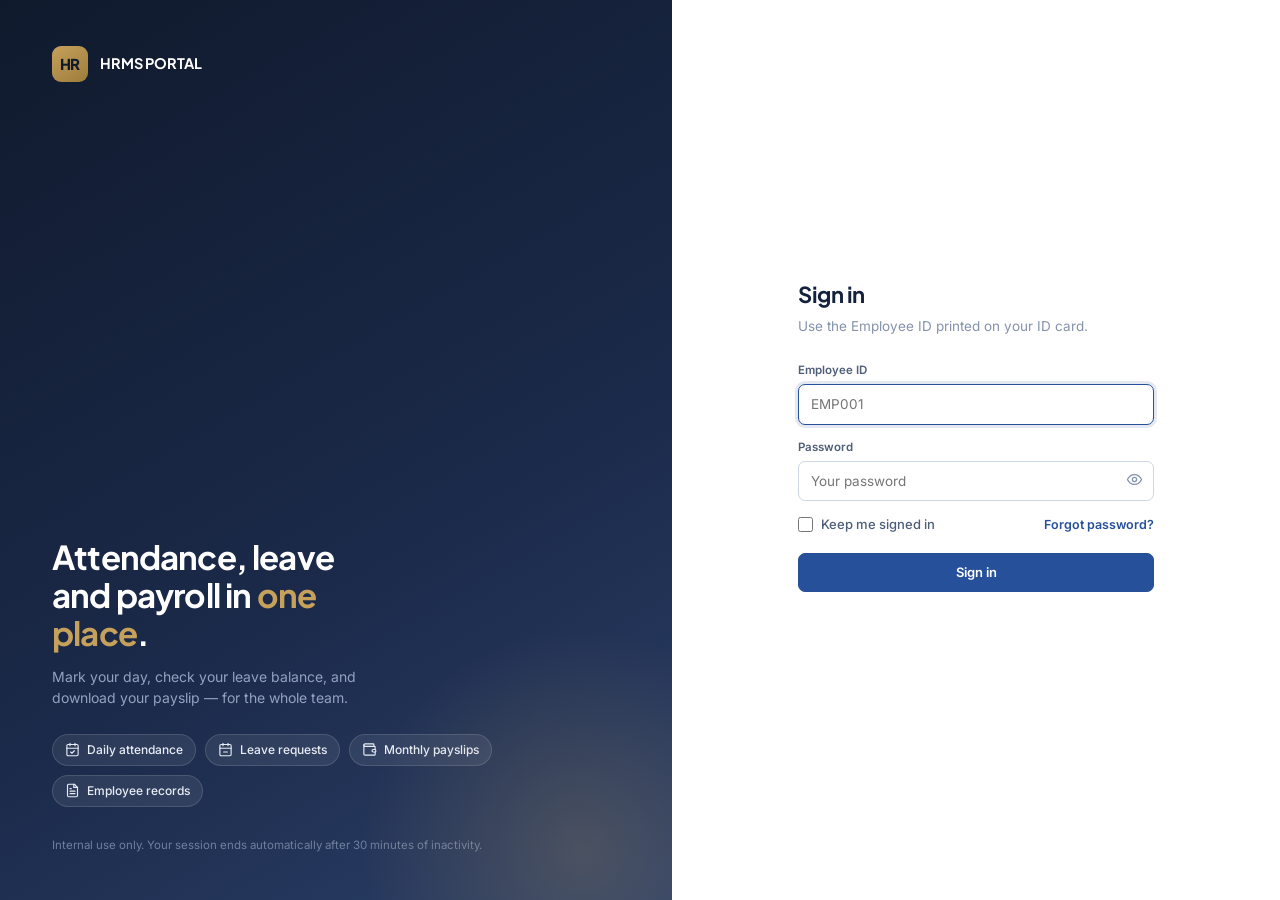
<file: index.html>
<!DOCTYPE html>
<html lang="en">
<head>
<meta charset="UTF-8">
<meta name="viewport" content="width=device-width, initial-scale=1">
<title>OmNettwear HRMS</title>
<link rel="stylesheet" href="assets/app.css">
</head>
<body>
<div style="min-height:100vh;display:grid;place-items:center;font-family:var(--font);color:var(--text-3)">
  Opening the portal&hellip;
</div>
<script src="assets/app.js"></script>
<script>
/* The old index.html was the attendance form. That now lives at
   attendance.html, so this file just points people the right way. */
const s = getSession();
location.replace(s && s.employeeId ? 'dashboard.html' : 'login.html');
</script>
</body>
</html>
</file>
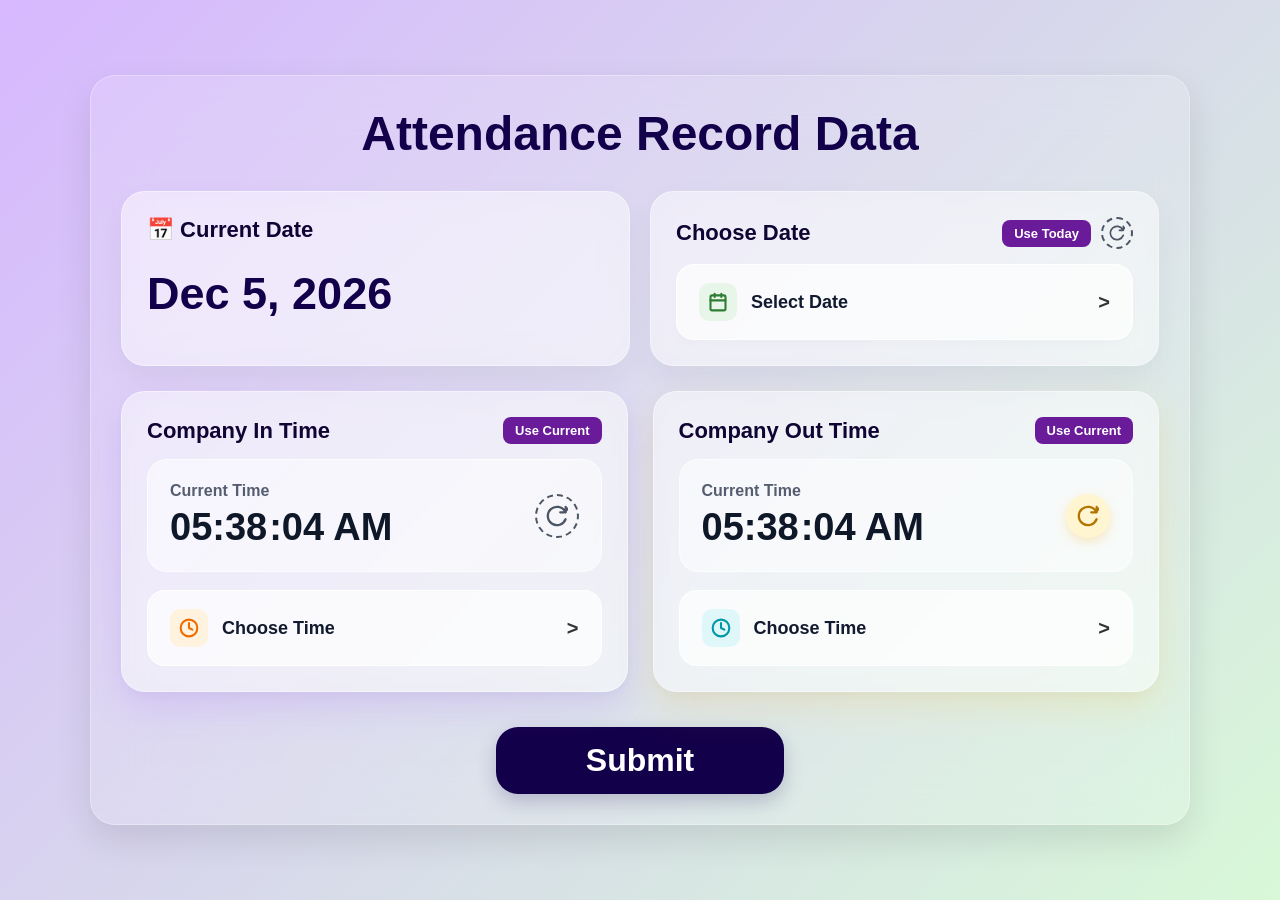
<file: Index.html>
<!DOCTYPE html>
<html lang="en">
<head>
<meta charset="UTF-8">
<meta name="viewport" content="width=device-width, initial-scale=1.0">
<title>Attendance Record Data</title>

<style>
*{
    margin:0;
    padding:0;
    box-sizing:border-box;
    font-family:'Segoe UI',sans-serif;
}

body{
    min-height:100vh;
    display:flex;
    justify-content:center;
    align-items:center;
    /* CHANGED: Pink color removed. Blending original purple/green with cool yellow */
    background: linear-gradient(135deg, #d7b8ff, #d8f8d8, #fff0c4);
    background-size: 200% 200%;
    animation: gradientMove 15s ease infinite;
    padding:20px;
}

@keyframes gradientMove {
    0% { background-position: 0% 50%; }
    50% { background-position: 100% 50%; }
    100% { background-position: 0% 50%; }
}

.container{
    width:100%;
    max-width:1100px;
    background:rgba(255,255,255,0.15);
    backdrop-filter:blur(25px);
    border:1px solid rgba(255,255,255,0.3);
    border-radius:25px;
    padding:30px;
    box-shadow:0 15px 35px rgba(0,0,0,0.1);
}

.title{
    text-align:center;
    font-size:3rem;
    font-weight:700;
    margin-bottom:30px;
    color:#13004a;
}

.date-section{
    display:grid;
    grid-template-columns:1fr 1fr;
    gap:20px;
    margin-bottom:25px;
}

/* Base Card Styling with Glassmorphism */
.card{
    background: rgba(255, 255, 255, 0.45);
    border-radius: 24px;
    padding: 25px;
    backdrop-filter: blur(20px);
    border: 1px solid rgba(255, 255, 255, 0.4);
    box-shadow: 0 12px 30px rgba(0,0,0,0.05);
    position: relative;
    transition: transform 0.2s ease;
}

.label-container {
    display: flex;
    justify-content: space-between;
    align-items: center;
    margin-bottom: 15px;
}

.label{
    font-size:22px;
    font-weight:700;
    color:#0f0433;
}

.quick-btn {
    background: #6a1b9a;
    color: white;
    border: none;
    padding: 6px 12px;
    border-radius: 8px;
    font-size: 13px;
    font-weight: 600;
    cursor: pointer;
    transition: all 0.2s ease;
}

.quick-btn:hover {
    background: #4a148c;
    transform: translateY(-1px);
}

.quick-btn:active, .submit-btn:active {
    transform: scale(0.95);
}

.current-date{
    font-size:45px;
    font-weight:700;
    color:#13004a;
    padding: 10px 0;
}

/* --- DYNAMIC TRANSITION BOX FOR SELECT DATE --- */
.date-picker-box {
    width: 100%;
    background: rgba(255, 255, 255, 0.7);
    border: 1px solid rgba(255, 255, 255, 0.8);
    border-radius: 18px;
    padding: 18px 22px;
    display: flex;
    justify-content: space-between;
    align-items: center;
    cursor: pointer;
    transition: all 0.25s cubic-bezier(0.4, 0, 0.2, 1);
    box-shadow: 0 4px 12px rgba(0, 0, 0, 0.02);
}

.date-picker-box:hover {
    background: rgba(255, 255, 255, 0.95);
    border-color: var(--date-color, #0097a7);
    box-shadow: 0 6px 16px rgba(0, 151, 167, 0.15);
}

.date-picker-box:hover .badge-icon {
    background: var(--date-hover, #0097a7) !important;
    color: #ffffff !important;
    transform: scale(1.08) rotate(5deg);
}

.date-picker-box:active {
    transform: scale(0.97);
    background: rgba(255, 255, 255, 0.4);
}

.time-grid{
    display:grid;
    grid-template-columns:1fr 1fr;
    gap:25px;
}

/* --- PREMIUM TIME VIEW CARD CONTAINERS --- */
.premium-time-display {
    background: rgba(255, 255, 255, 0.5);
    border: 1px solid rgba(255, 255, 255, 0.6);
    border-radius: 20px;
    padding: 22px;
    margin-bottom: 18px;
    display: flex;
    justify-content: space-between;
    align-items: center;
    position: relative;
}

.time-text-block small {
    display: block;
    font-size: 16px;
    font-weight: 600;
    color: #555e70;
    margin-bottom: 6px;
}

.live-time-val {
    font-family: 'Calibri', 'Segoe UI', sans-serif !important;
    font-size: 38px;
    font-weight: 800;
    color: #0f1829;
}

.live-clock-seconds {
    font-family: 'Calibri', 'Segoe UI', sans-serif !important;
    font-weight: 800 !important; 
    font-size: 38px !important;
    color: #0f1829;
    margin-left: 2px;
}

/* --- CHOOSE TIME SELECTION INTERACTIVE BOX --- */
.cool-selector-input {
    width: 100%;
    background: rgba(255, 255, 255, 0.7);
    border: 1px solid rgba(255, 255, 255, 0.8);
    border-radius: 18px;
    padding: 18px 22px;
    display: flex;
    justify-content: space-between;
    align-items: center;
    cursor: pointer;
    transition: all 0.25s cubic-bezier(0.4, 0, 0.2, 1);
}

.glow-purple .cool-selector-input:hover {
    background: rgba(255, 255, 255, 0.95);
    border-color: var(--in-color, #6a1b9a);
    box-shadow: 0 6px 16px rgba(106, 27, 154, 0.15);
}

.glow-purple .cool-selector-input:hover .badge-icon {
    background: var(--in-hover, #6a1b9a) !important;
    color: #ffffff !important;
    transform: scale(1.08) rotate(5deg);
}

.glow-yellow .cool-selector-input:hover {
    background: rgba(255, 255, 255, 0.95);
    border-color: var(--out-color, #b37400);
    box-shadow: 0 6px 16px rgba(245, 190, 60, 0.15);
}

.glow-yellow .cool-selector-input:hover .badge-icon {
    background: var(--out-hover, #b37400) !important;
    color: #ffffff !important;
    transform: scale(1.08) rotate(5deg);
}

.cool-selector-input:active {
    transform: scale(0.97);
    background: rgba(255, 255, 255, 0.4);
}

.selector-left-side {
    display: flex;
    align-items: center;
    gap: 14px;
    font-size: 18px;
    font-weight: 700;
    color: #111a2e;
}

.input-mirror-val {
    font-family: 'Calibri', 'Segoe UI', sans-serif !important;
    font-size: 20px;
    font-weight: 700;
    color: #333333;
    transition: transform 0.2s ease;
}

.cool-selector-input:hover .input-mirror-val,
.date-picker-box:hover .input-mirror-val {
    transform: translateX(3px);
}

/* Custom Glowing Shadows */
.glow-purple {
    box-shadow: 0 15px 35px rgba(162, 100, 245, 0.18), 0 5px 15px rgba(0, 0, 0, 0.03);
}

.glow-yellow {
    box-shadow: 0 15px 35px rgba(245, 190, 60, 0.18), 0 5px 15px rgba(0, 0, 0, 0.03);
}

/* --- BADGE ICON CONTAINER STATE --- */
.badge-icon {
    width: 38px;
    height: 38px;
    border-radius: 10px;
    display: flex;
    justify-content: center;
    align-items: center;
    transition: all 0.25s cubic-bezier(0.4, 0, 0.2, 1);
}

#dateBadge { background: var(--date-bg); color: var(--date-color); }
#inBadge { background: var(--in-bg); color: var(--in-color); }
#outBadge { background: var(--out-bg); color: var(--out-color); }

/* Clock history indicators */
.history-indicator {
    display: flex;
    justify-content: center;
    align-items: center;
    width: 44px;
    height: 44px;
    cursor: pointer;
    transition: transform 0.4s ease, box-shadow 0.2s ease;
}
.history-indicator:hover {
    box-shadow: 0 4px 14px rgba(0,0,0,0.12);
}
.history-indicator:active {
    transform: scale(0.9);
}
.history-indicator.dashed-loop {
    border: 2px dashed #4b5563;
    border-radius: 50%;
    color: #4b5563;
}
.history-indicator.solid-glow-loop {
    background: #fff6d1;
    border-radius: 50%;
    color: #b37400;
    box-shadow: 0 4px 12px rgba(245, 190, 60, 0.3);
}

.submit-btn{
    display:block;
    margin:35px auto 0;
    padding:15px 90px;
    font-size:32px;
    font-weight:700;
    border-radius:22px;
    border:none;
    background:#13004a;
    color:white;
    cursor:pointer;
    transition:.3s;
    box-shadow: 0 8px 20px rgba(19, 0, 74, 0.2);
}

.submit-btn:hover{
    transform:translateY(-3px);
    background: #220373;
    box-shadow: 0 12px 25px rgba(19, 0, 74, 0.3);
}

/* --- OVERLAY CORES --- */
.custom-time-modal, .custom-date-modal {
    display: none;
    position: fixed;
    top: 0; left: 0; width: 100%; height: 100%;
    background: rgba(0,0,0,0.4);
    z-index: 1000;
    justify-content: center;
    align-items: center;
    user-select: none;
}

.modal-content {
    background: #f1f1f1;
    border-radius: 30px;
    padding: 30px;
    width: 350px;
    box-shadow: 0 15px 30px rgba(0,0,0,0.2);
    text-align: center;
}

.calendar-header {
    display: flex;
    justify-content: space-between;
    align-items: center;
    margin-bottom: 20px;
}

.calendar-nav-title {
    font-size: 22px;
    font-weight: 700;
    color: #13004a;
    cursor: pointer;
}

.nav-arrow-btn {
    background: transparent;
    border: none;
    font-size: 20px;
    font-weight: 700;
    color: #6a1b9a;
    cursor: pointer;
    padding: 0 10px;
}

.calendar-view-body {
    min-height: 220px;
    transition: opacity 0.2s ease-in-out, transform 0.2s ease-in-out;
}

.view-fade-out {
    opacity: 0;
    transform: scale(0.96);
}

.days-grid {
    display: grid;
    grid-template-columns: repeat(7, 1fr);
    gap: 4px;
}

.weekday-header {
    font-size: 14px;
    font-weight: 600;
    color: #6a1b9a;
    margin-bottom: 8px;
}

.calendar-day-cell {
    height: 36px;
    line-height: 36px;
    font-size: 14px;
    font-weight: 600;
    color: #3c4043;
    border-radius: 10px;
    cursor: pointer;
}

.calendar-day-cell:hover:not(.empty-cell) {
    background: #e1bee7;
}

.calendar-day-cell.selected-day {
    background: #6a1b9a !important;
    color: #ffffff !important;
}

.calendar-day-cell.today-cell {
    border: 2px solid #6a1b9a;
}

.empty-cell { cursor: default; }

.months-years-grid {
    display: grid;
    grid-template-columns: repeat(3, 1fr);
    gap: 12px;
}

.grid-selection-box {
    height: 48px;
    line-height: 48px;
    font-size: 15px;
    font-weight: 600;
    color: #3c4043;
    border-radius: 12px;
    cursor: pointer;
}

.grid-selection-box:hover { background: #e1bee7; }
.grid-selection-box.active-selection {
    background: #0080ff !important;
    color: #ffffff !important;
}

/* --- CLOCK PICKER OVERLAY FONTS --- */
.time-header-input {
    display: flex;
    justify-content: center;
    align-items: center;
    gap: 10px;
    margin-bottom: 25px;
}

.time-box {
    font-family: 'Calibri', 'Segoe UI', sans-serif !important;
    font-size: 42px;
    font-weight: 700;
    color: #1d2226;
    background: transparent;
    border: none;
    width: 65px;
    text-align: center;
}

.time-box.active-field {
    color: #6a1b9a;
    background: #e1bee7;
    border-radius: 12px;
}

.colon-divider {
    font-family: 'Calibri', 'Segoe UI', sans-serif !important;
    font-size: 42px;
    font-weight: 700;
    color: #1d2226;
}

.ampm-toggle {
    display: flex;
    background: #e0e0e0;
    border-radius: 10px;
    overflow: hidden;
}

.ampm-btn {
    font-family: 'Calibri', 'Segoe UI', sans-serif !important;
    border: none;
    padding: 10px 14px;
    font-size: 16px;
    font-weight: 600;
    cursor: pointer;
    background: transparent;
    color: #616161;
}

.ampm-btn.active {
    background: #ffffff;
    color: #1d2226;
}

.clock-dial-container {
    position: relative;
    width: 250px;
    height: 250px;
    background: #f9f9f9;
    border-radius: 50%;
    margin: 0 auto 25px;
    touch-action: none;
    cursor: grab;
}

.clock-dial-container:active {
    cursor: grabbing;
}

.clock-number {
    font-family: 'Calibri', 'Segoe UI', sans-serif !important;
    position: absolute;
    width: 36px;
    height: 36px;
    line-height: 36px;
    text-align: center;
    font-size: 18px;
    font-weight: 700;
    color: #5f6368;
    cursor: pointer;
    z-index: 5;
}

.clock-number.selected-text { color: #ffffff !important; }

@keyframes pointerHueShift {
    0%   { filter: hue-rotate(0deg); }
    100% { filter: hue-rotate(360deg); }
}

.clock-pointer-line {
    position: absolute;
    bottom: 50%; left: calc(50% - 1px);
    width: 2px; height: 93px;
    background: #6a1b9a;
    transform-origin: bottom center;
    z-index: 2;
    pointer-events: none;
    animation: pointerHueShift 10s linear infinite;
}

.clock-pointer-line::after {
    content: '';
    position: absolute;
    top: -21px; left: -20px;
    width: 42px; height: 42px;
    border-radius: 50%;
    background: rgba(106, 27, 154, 0.4);
    border: 2px solid #6a1b9a;
    box-sizing: border-box;
}

.clock-center-dot {
    position: absolute;
    top: 50%; left: 50%;
    width: 8px; height: 8px;
    background: #6a1b9a;
    border-radius: 50%;
    transform: translate(-50%, -50%);
    z-index: 3;
}

.modal-actions {
    display: flex;
    justify-content: flex-end;
    gap: 20px;
}

.action-btn {
    background: transparent;
    border: none;
    font-size: 16px;
    font-weight: 700;
    color: #6a1b9a;
    cursor: pointer;
}

/* --- SELECTED vs CURRENT EMPHASIS STATES --- */
.current-date,
.live-time-val,
#dateTextContent,
#inTimeLabel,
#outTimeLabel {
    transition: font-size 0.3s ease, opacity 0.3s ease, color 0.3s ease;
}

/* Once a value is actually picked, it becomes the prominent one */
.value-emphasized {
    font-size: 30px !important;
    font-weight: 800 !important;
    color: #13004a !important;
}

/* The live "current" value steps back once a selection exists */
.value-minimized {
    font-size: 20px !important;
    opacity: 0.6;
}

.value-minimized .live-clock-seconds {
    font-size: 20px !important;
}

@media(max-width:768px){
    .date-section, .time-grid { grid-template-columns:1fr; }
    .title { font-size:2.2rem; }
}
</style>
</head>

<body>

<div class="container">

    <h1 class="title">Attendance Record Data</h1>

    <div class="date-section">
        <div class="card">
            <div class="label-container">
                <div class="label">📅 Current Date</div>
            </div>
            <div id="currentDate" class="current-date"></div>
        </div>

        <div class="card">
            <div class="label-container">
                <div class="label">Choose Date</div>
                <div style="display:flex; align-items:center; gap:10px;">
                    <button type="button" class="quick-btn" onclick="setTodayDateDirect()">Use Today</button>
                    <div class="history-indicator dashed-loop" style="width:32px;height:32px;" onclick="resetDate(this)" title="Reset selected date">
                        <svg width="16" height="16" viewBox="0 0 24 24" fill="none" stroke="currentColor" stroke-width="2.5" stroke-linecap="round" stroke-linejoin="round"><path d="M21.5 2v6h-6M21.34 15.57a10 10 0 1 1-.57-8.38l5.67-5.67"/></svg>
                    </div>
                </div>
            </div>
            <div id="attendanceDateBtn" class="date-picker-box" onclick="openCustomCalendar()">
                <div class="selector-left-side">
                    <div id="dateBadge" class="badge-icon">
                        <svg width="20" height="20" viewBox="0 0 24 24" fill="none" stroke="currentColor" stroke-width="2.5" stroke-linecap="round" stroke-linejoin="round"><rect x="3" y="4" width="18" height="18" rx="2" ry="2"/><line x1="16" y1="2" x2="16" y2="6"/><line x1="8" y1="2" x2="8" y2="6"/><line x1="3" y1="10" x2="21" y2="10"/></svg>
                    </div>
                    <span id="dateTextContent">Select Date</span>
                </div>
                <span class="input-mirror-val">&gt;</span>
            </div>
        </div>
    </div>

    <div class="time-grid">
        <div class="card glow-purple">
            <div class="label-container">
                <div class="label">Company In Time</div>
                <button type="button" class="quick-btn" onclick="setCurrentTime('inTime')">Use Current</button>
            </div>
            
            <div class="premium-time-display">
                <div class="time-text-block">
                    <small>Current Time</small>
                    <div id="liveTime1" class="live-time-val"></div>
                </div>
                <div class="history-indicator dashed-loop" onclick="resetTime('inTime', this)" title="Reset selected time">
                    <svg width="22" height="22" viewBox="0 0 24 24" fill="none" stroke="currentColor" stroke-width="2.5" stroke-linecap="round" stroke-linejoin="round"><path d="M21.5 2v6h-6M21.34 15.57a10 10 0 1 1-.57-8.38l5.67-5.67"/></svg>
                </div>
            </div>
            
            <div class="cool-selector-input" onclick="openTimePicker('inTime')">
                <div class="selector-left-side">
                    <div id="inBadge" class="badge-icon">
                        <svg width="20" height="20" viewBox="0 0 24 24" fill="none" stroke="currentColor" stroke-width="2.5" stroke-linecap="round" stroke-linejoin="round"><circle cx="12" cy="12" r="10"/><polyline points="12 6 12 12 16 14"/></svg>
                    </div>
                    <span id="inTimeLabel">Choose Time</span>
                </div>
                <span class="input-mirror-val">&gt;</span>
            </div>
        </div>

        <div class="card glow-yellow">
            <div class="label-container">
                <div class="label">Company Out Time</div>
                <button type="button" class="quick-btn" onclick="setCurrentTime('outTime')">Use Current</button>
            </div>
            
            <div class="premium-time-display">
                <div class="time-text-block">
                    <small>Current Time</small>
                    <div id="liveTime2" class="live-time-val"></div>
                </div>
                <div class="history-indicator solid-glow-loop" onclick="resetTime('outTime', this)" title="Reset selected time">
                    <svg width="22" height="22" viewBox="0 0 24 24" fill="none" stroke="currentColor" stroke-width="2.5" stroke-linecap="round" stroke-linejoin="round"><path d="M21.5 2v6h-6M21.34 15.57a10 10 0 1 1-.57-8.38l5.67-5.67"/></svg>
                </div>
            </div>
            
            <div class="cool-selector-input" onclick="openTimePicker('outTime')">
                <div class="selector-left-side">
                    <div id="outBadge" class="badge-icon">
                        <svg width="20" height="20" viewBox="0 0 24 24" fill="none" stroke="currentColor" stroke-width="2.5" stroke-linecap="round" stroke-linejoin="round"><circle cx="12" cy="12" r="10"/><polyline points="12 6 12 12 16 14"/></svg>
                    </div>
                    <span id="outTimeLabel">Choose Time</span>
                </div>
                <span class="input-mirror-val">&gt;</span>
            </div>
        </div>
    </div>

    <button class="submit-btn" onclick="submitAttendance()">Submit</button>

</div>

<div id="calendarModal" class="custom-date-modal">
    <div class="modal-content">
        <div class="calendar-header">
            <button type="button" class="nav-arrow-btn" onclick="handleCalendarNav(-1)">&lt;</button>
            <div id="calendarNavTitle" class="calendar-nav-title" onclick="stepUpCalendarView()">June 2026</div>
            <button type="button" class="nav-arrow-btn" onclick="handleCalendarNav(1)">&gt;</button>
        </div>
        <div id="calendarViewBody" class="calendar-view-body"></div>
        <div class="modal-actions" style="margin-top: 20px;">
            <button type="button" class="action-btn" onclick="closeCustomCalendar()">Cancel</button>
        </div>
    </div>
</div>

<div id="timeModal" class="custom-time-modal">
    <div class="modal-content">
        <div class="time-header-input">
            <input type="text" id="modalHr" class="time-box active-field" value="04" inputmode="numeric" maxlength="2"
                   onclick="switchMode('hours')" onfocus="switchMode('hours'); this.select();"
                   oninput="handleHourInput(this)" onblur="finalizeHourInput(this)"
                   onkeydown="if(event.key==='Enter'){this.blur();}">
            <span class="colon-divider">:</span>
            <input type="text" id="modalMin" class="time-box" value="00" inputmode="numeric" maxlength="2"
                   onclick="switchMode('minutes')" onfocus="switchMode('minutes'); this.select();"
                   oninput="handleMinuteInput(this)" onblur="finalizeMinuteInput(this)"
                   onkeydown="if(event.key==='Enter'){this.blur();}">
            <div class="ampm-toggle">
                <button type="button" id="btnAM" class="ampm-btn" onclick="setAMPM('AM')">AM</button>
                <button type="button" id="btnPM" class="ampm-btn active" onclick="setAMPM('PM')">PM</button>
            </div>
        </div>
        <div class="clock-dial-container" id="clockDial">
            <div class="clock-center-dot"></div>
            <div class="clock-pointer-line" id="clockPointer"></div>
        </div>
        <div class="modal-actions">
            <button type="button" class="action-btn" onclick="closeTimePicker()">Cancel</button>
            <button type="button" class="action-btn" onclick="saveTimePicker()">OK</button>
        </div>
    </div>
</div>

<script>
let globalInTimeVal = "";
let globalOutTimeVal = "";
let activeTargetInputId = '';
let currentMode = 'hours'; 
let selectedHour = 4;
let selectedMinute = 0;
let selectedAMPM = 'PM';

let currentCalView = 'days'; 
let calSelectedDate = null; 
let calViewerDate = new Date();  

const monthNames = ["January", "February", "March", "April", "May", "June", "July", "August", "September", "October", "November", "December"];
const monthShorts = ["Jan", "Feb", "Mar", "Apr", "May", "Jun", "Jul", "Aug", "Sep", "Oct", "Nov", "Dec"];

// Soft Pastels and Fresh Neon Modern tones (Pink variants excluded)
const premiumColors = [
    { bg: "#ffe3e3", text: "#ff4d4d", hover: "#ff3333" }, // Soft Red / Coral
    { bg: "#e3f2fd", text: "#0080ff", hover: "#0066cc" }, // Electric Sky Blue
    { bg: "#e8f5e9", text: "#2e7d32", hover: "#1b5e20" }, // Mint Green
    { bg: "#fff3e0", text: "#ef6c00", hover: "#e65100" }, // Mandarin Orange
    { bg: "#e0f7fa", text: "#0097a7", hover: "#006064" }, // Deep Cyan / Teal
    { bg: "#fffde7", text: "#f5b041", hover: "#f39c12" }  // Sunlight Gold
];

function randomizeInterfaceColors() {
    const root = document.documentElement;
    let shuffled = [...premiumColors].sort(() => 0.5 - Math.random());
    
    root.style.setProperty('--date-bg', shuffled[0].bg);
    root.style.setProperty('--date-color', shuffled[0].text);
    root.style.setProperty('--date-hover', shuffled[0].hover);
    
    root.style.setProperty('--in-bg', shuffled[1].bg);
    root.style.setProperty('--in-color', shuffled[1].text);
    root.style.setProperty('--in-hover', shuffled[1].hover);
    
    root.style.setProperty('--out-bg', shuffled[2].bg);
    root.style.setProperty('--out-color', shuffled[2].text);
    root.style.setProperty('--out-hover', shuffled[2].hover);
}

function showDate(){
    const today = new Date();
    const options = { year:'numeric', month:'short', day:'numeric' };
    document.getElementById('currentDate').innerHTML = today.toLocaleDateString('en-US',options);
}

function updateClock(){
    const now = new Date();
    let hours = now.getHours();
    const minutes = String(now.getMinutes()).padStart(2, '0');
    const seconds = String(now.getSeconds()).padStart(2, '0');
    const ampm = hours >= 12 ? 'PM' : 'AM';
    
    hours = hours % 12;
    hours = hours ? hours : 12; 
    const hoursStr = String(hours).padStart(2, '0');
    
    const timeHTML = `${hoursStr}:${minutes}<span class="live-clock-seconds">:${seconds}</span> ${ampm}`;
    
    document.getElementById('liveTime1').innerHTML = timeHTML;
    document.getElementById('liveTime2').innerHTML = timeHTML;
}

showDate();
updateClock();
randomizeInterfaceColors();
attachDialEvents();
setInterval(updateClock,1000);

function resetTime(inputId, iconEl){
    if(iconEl){
        iconEl.style.transform = 'rotate(-360deg)';
        setTimeout(() => { iconEl.style.transform = ''; }, 400);
    }
    if(inputId === 'inTime'){
        globalInTimeVal = "";
        const label = document.getElementById('inTimeLabel');
        label.innerText = 'Choose Time';
        label.classList.remove('value-emphasized');
        document.getElementById('liveTime1').classList.remove('value-minimized');
    } else {
        globalOutTimeVal = "";
        const label = document.getElementById('outTimeLabel');
        label.innerText = 'Choose Time';
        label.classList.remove('value-emphasized');
        document.getElementById('liveTime2').classList.remove('value-minimized');
    }
}

function markTimeSelected(inputId, formattedTime) {
    if(inputId === 'inTime') {
        const label = document.getElementById('inTimeLabel');
        label.innerText = formattedTime;
        label.classList.add('value-emphasized');
        document.getElementById('liveTime1').classList.add('value-minimized');
    } else {
        const label = document.getElementById('outTimeLabel');
        label.innerText = formattedTime;
        label.classList.add('value-emphasized');
        document.getElementById('liveTime2').classList.add('value-minimized');
    }
}

function markDateSelected(dateStr) {
    const dateLabel = document.getElementById('dateTextContent');
    dateLabel.innerText = dateStr;
    dateLabel.classList.add('value-emphasized');
    document.getElementById('currentDate').classList.add('value-minimized');
}

function resetDate(iconEl) {
    if (iconEl) {
        iconEl.style.transform = 'rotate(-360deg)';
        setTimeout(() => { iconEl.style.transform = ''; }, 400);
    }
    const dateLabel = document.getElementById('dateTextContent');
    dateLabel.innerText = 'Select Date';
    dateLabel.classList.remove('value-emphasized');
    document.getElementById('currentDate').classList.remove('value-minimized');
    calSelectedDate = null;
}

function openCustomCalendar() {
    const existingVal = document.getElementById('dateTextContent').innerText;
    if(existingVal && existingVal !== "Select Date") {
        const parts = existingVal.split('-');
        calSelectedDate = new Date(parts[2], parts[1] - 1, parts[0]);
    } else {
        calSelectedDate = null;
    }
    calViewerDate = new Date();
    currentCalView = 'days';
    document.getElementById('calendarModal').style.display = 'flex';
    renderCalendarWindow();
}

function closeCustomCalendar() {
    document.getElementById('calendarModal').style.display = 'none';
}

function triggerFadeTransition(renderCallback) {
    const body = document.getElementById('calendarViewBody');
    body.classList.add('view-fade-out');
    setTimeout(() => {
        renderCallback();
        body.classList.remove('view-fade-out');
    }, 150);
}

function stepUpCalendarView() {
    if(currentCalView === 'days') {
        triggerFadeTransition(() => { currentCalView = 'months'; renderCalendarWindow(); });
    } else if(currentCalView === 'months') {
        triggerFadeTransition(() => { currentCalView = 'years'; renderCalendarWindow(); });
    }
}

function handleCalendarNav(direction) {
    triggerFadeTransition(() => {
        if(currentCalView === 'days') { calViewerDate.setMonth(calViewerDate.getMonth() + direction); }
        else if(currentCalView === 'months') { calViewerDate.setFullYear(calViewerDate.getFullYear() + direction); }
        else if(currentCalView === 'years') { calViewerDate.setFullYear(calViewerDate.getFullYear() + (direction * 12)); }
        renderCalendarWindow();
    });
}

function renderCalendarWindow() {
    const titleEl = document.getElementById('calendarNavTitle');
    const bodyEl = document.getElementById('calendarViewBody');
    bodyEl.innerHTML = '';

    if (currentCalView === 'days') {
        titleEl.innerText = `${monthNames[calViewerDate.getMonth()]} ${calViewerDate.getFullYear()}`;
        const daysContainer = document.createElement('div');
        daysContainer.classList.add('days-grid');
        
        ['Su', 'Mo', 'Tu', 'We', 'Th', 'Fr', 'Sa'].forEach(wd => {
            const head = document.createElement('div');
            head.classList.add('weekday-header');
            head.innerText = wd;
            daysContainer.appendChild(head);
        });

        const firstDayIndex = new Date(calViewerDate.getFullYear(), calViewerDate.getMonth(), 1).getDay();
        const totalDays = new Date(calViewerDate.getFullYear(), calViewerDate.getMonth() + 1, 0).getDate();
        
        for(let i=0; i<firstDayIndex; i++) {
            const emptyCell = document.createElement('div');
            emptyCell.classList.add('calendar-day-cell', 'empty-cell');
            daysContainer.appendChild(emptyCell);
        }

        const today = new Date();
        for(let day=1; day<=totalDays; day++) {
            const cell = document.createElement('div');
            cell.classList.add('calendar-day-cell');
            cell.innerText = day;

            if(calSelectedDate && day === calSelectedDate.getDate() && calViewerDate.getMonth() === calSelectedDate.getMonth() && calViewerDate.getFullYear() === calSelectedDate.getFullYear()) {
                cell.classList.add('selected-day');
            }
            if(day === today.getDate() && calViewerDate.getMonth() === today.getMonth() && calViewerDate.getFullYear() === today.getFullYear()) {
                cell.classList.add('today-cell');
            }

            cell.onclick = () => {
                const finalDate = new Date(calViewerDate.getFullYear(), calViewerDate.getMonth(), day);
                const dStr = String(finalDate.getDate()).padStart(2, '0');
                const mStr = String(finalDate.getMonth() + 1).padStart(2, '0');
                markDateSelected(`${dStr}-${mStr}-${finalDate.getFullYear()}`);
                closeCustomCalendar();
            };
            daysContainer.appendChild(cell);
        }
        bodyEl.appendChild(daysContainer);

    } else if (currentCalView === 'months') {
        titleEl.innerText = calViewerDate.getFullYear();
        const gridContainer = document.createElement('div');
        gridContainer.classList.add('months-years-grid');
        
        monthShorts.forEach((mShort, index) => {
            const box = document.createElement('div');
            box.classList.add('grid-selection-box');
            box.innerText = mShort;
            if(index === calViewerDate.getMonth()) { box.classList.add('active-selection'); }

            box.onclick = () => {
                triggerFadeTransition(() => {
                    calViewerDate.setMonth(index);
                    currentCalView = 'days';
                    renderCalendarWindow();
                });
            };
            gridContainer.appendChild(box);
        });
        bodyEl.appendChild(gridContainer);

    } else if (currentCalView === 'years') {
        const baseYear = calViewerDate.getFullYear() - 4;
        titleEl.innerText = `${baseYear} - ${baseYear + 11}`;
        const gridContainer = document.createElement('div');
        gridContainer.classList.add('months-years-grid');
        
        for(let i=0; i<12; i++) {
            const targetYear = baseYear + i;
            const box = document.createElement('div');
            box.classList.add('grid-selection-box');
            box.innerText = targetYear;
            if(targetYear === calViewerDate.getFullYear()) { box.classList.add('active-selection'); }

            box.onclick = () => {
                triggerFadeTransition(() => {
                    calViewerDate.setFullYear(targetYear);
                    currentCalView = 'months';
                    renderCalendarWindow();
                });
            };
            gridContainer.appendChild(box);
        }
        bodyEl.appendChild(gridContainer);
    }
}

function setTodayDateDirect() {
    const today = new Date();
    const dStr = String(today.getDate()).padStart(2, '0');
    const mStr = String(today.getMonth() + 1).padStart(2, '0');
    markDateSelected(`${dStr}-${mStr}-${today.getFullYear()}`);
}

function setCurrentTime(inputId) {
    const now = new Date();
    let hours = now.getHours();
    const minutes = String(now.getMinutes()).padStart(2, '0');
    const ampm = hours >= 12 ? 'PM' : 'AM';
    
    hours = hours % 12;
    hours = hours ? hours : 12; 
    const hoursStr = String(hours).padStart(2, '0');
    
    const timeFormatted = `${hoursStr}:${minutes} ${ampm}`;
    if(inputId === 'inTime') {
        globalInTimeVal = timeFormatted;
    } else {
        globalOutTimeVal = timeFormatted;
    }
    markTimeSelected(inputId, timeFormatted);
}

// --- CLOCK PICKER MODAL SYSTEM LOGIC ---
function openTimePicker(inputId) {
    activeTargetInputId = inputId;
    const existingVal = (inputId === 'inTime') ? globalInTimeVal : globalOutTimeVal;
    
    if(existingVal) {
        const parts = existingVal.split(':');
        selectedHour = parseInt(parts[0]);
        selectedMinute = parseInt(parts[1].split(' ')[0]);
        selectedAMPM = parts[1].split(' ')[1];
    } else {
        selectedHour = 4;
        selectedMinute = 0;
        selectedAMPM = 'PM';
    }
    
    document.getElementById('timeModal').style.display = 'flex';
    switchMode('hours');
    setAMPM(selectedAMPM);
    updateModalDisplay();
}

function closeTimePicker() {
    document.getElementById('timeModal').style.display = 'none';
}

function saveTimePicker() {
    const hrStr = String(selectedHour).padStart(2, '0');
    const minStr = String(selectedMinute).padStart(2, '0');
    const finalSelectedTime = `${hrStr}:${minStr} ${selectedAMPM}`;
    
    if(activeTargetInputId === 'inTime') {
        globalInTimeVal = finalSelectedTime;
    } else {
        globalOutTimeVal = finalSelectedTime;
    }
    markTimeSelected(activeTargetInputId, finalSelectedTime);
    closeTimePicker();
}

function switchMode(mode) {
    currentMode = mode;
    if(mode === 'hours') {
        document.getElementById('modalHr').classList.add('active-field');
        document.getElementById('modalMin').classList.remove('active-field');
    } else {
        document.getElementById('modalHr').classList.remove('active-field');
        document.getElementById('modalMin').classList.add('active-field');
    }
    renderDialNumbers();
    updatePointer();
}

function setAMPM(val) {
    selectedAMPM = val;
    if(val === 'AM') {
        document.getElementById('btnAM').classList.add('active');
        document.getElementById('btnPM').classList.remove('active');
    } else {
        document.getElementById('btnAM').classList.remove('active');
        document.getElementById('btnPM').classList.add('active');
    }
}

function updateModalDisplay() {
    document.getElementById('modalHr').value = String(selectedHour).padStart(2, '0');
    document.getElementById('modalMin').value = String(selectedMinute).padStart(2, '0');
}

// --- MANUAL TYPING SUPPORT FOR HOUR / MINUTE FIELDS ---
function handleHourInput(el) {
    const raw = el.value.replace(/\D/g, '').slice(0, 2);
    el.value = raw;
    const n = parseInt(raw, 10);
    if (!isNaN(n) && n >= 1 && n <= 12) {
        selectedHour = n;
        updatePointer();
    }
}

function finalizeHourInput(el) {
    let n = parseInt(el.value, 10);
    if (isNaN(n) || n < 1) n = 1;
    if (n > 12) n = 12;
    selectedHour = n;
    updateModalDisplay();
    updatePointer();
}

function handleMinuteInput(el) {
    const raw = el.value.replace(/\D/g, '').slice(0, 2);
    el.value = raw;
    const n = parseInt(raw, 10);
    if (!isNaN(n) && n >= 0 && n <= 59) {
        selectedMinute = n;
        updatePointer();
    }
}

function finalizeMinuteInput(el) {
    let n = parseInt(el.value, 10);
    if (isNaN(n)) n = 0;
    if (n < 0) n = 0;
    if (n > 59) n = 59;
    selectedMinute = n;
    updateModalDisplay();
    updatePointer();
}

function renderDialNumbers() {
    const dial = document.getElementById('clockDial');
    const elementsToRemove = dial.querySelectorAll('.clock-number');
    elementsToRemove.forEach(el => el.remove());

    const totalItems = 12;
    const radius = 93;

    for (let i = 1; i <= totalItems; i++) {
        const numDiv = document.createElement('div');
        numDiv.classList.add('clock-number');
        let displayValue = currentMode === 'hours' ? i : (i === 12 ? '00' : String(i * 5).padStart(2, '0'));
        numDiv.innerText = displayValue;

        const angle = (i * 30) * (Math.PI / 180);
        const x = 125 + radius * Math.sin(angle) - 18; 
        const y = 125 - radius * Math.cos(angle) - 18; 

        numDiv.style.left = `${x}px`;
        numDiv.style.top = `${y}px`;

        if (currentMode === 'hours' && selectedHour === i) {
            numDiv.classList.add('selected-text');
        } else if (currentMode === 'minutes' && ((selectedMinute === 0 && i === 12) || (selectedMinute === i * 5))) {
            numDiv.classList.add('selected-text');
        }

        numDiv.onclick = () => {
            if(currentMode === 'hours') {
                selectedHour = i;
                updateModalDisplay();
                updatePointer();
                setTimeout(() => switchMode('minutes'), 250);
            } else {
                selectedMinute = i === 12 ? 0 : i * 5;
                updateModalDisplay();
                updatePointer();
                renderDialNumbers(); 
            }
        };
        dial.appendChild(numDiv);
    }
}

function updatePointer() {
    let angleRotation;
    if (currentMode === 'hours') {
        angleRotation = selectedHour * 30;
    } else {
        // continuous 1-minute resolution (6 degrees per minute) instead of jumping in 5s
        angleRotation = selectedMinute * 6;
    }
    document.getElementById('clockPointer').style.transform = `rotate(${angleRotation}deg)`;
    
    const numbers = document.querySelectorAll('.clock-number');
    numbers.forEach((num, index) => {
        let i = index + 1;
        num.classList.remove('selected-text');
        if (currentMode === 'hours' && selectedHour === i) { num.classList.add('selected-text'); } 
        else if (currentMode === 'minutes' && ((selectedMinute === 0 && i === 12) || (selectedMinute === i * 5))) { num.classList.add('selected-text'); }
    });
}

// --- SLIDABLE / DRAGGABLE DIAL SUPPORT (Pointer Events: mouse + touch + pen unified) ---
let isDialDragging = false;

function attachDialEvents() {
    const dial = document.getElementById('clockDial');
    // Pointer Events + setPointerCapture keep the drag "locked on" even when the
    // finger/cursor moves past the outer edge of the dial, so the whole circle
    // (including the area beyond the printed numbers) stays draggable.
    dial.addEventListener('pointerdown', startDialDrag);
    dial.addEventListener('pointermove', duringDialDrag);
    dial.addEventListener('pointerup', endDialDrag);
    dial.addEventListener('pointercancel', endDialDrag);
}

function startDialDrag(evt) {
    isDialDragging = true;
    const dial = document.getElementById('clockDial');
    if (dial.setPointerCapture) {
        try { dial.setPointerCapture(evt.pointerId); } catch (e) {}
    }
    handleDialInteraction(evt);
    evt.preventDefault();
}

function duringDialDrag(evt) {
    if (!isDialDragging) return;
    handleDialInteraction(evt);
    evt.preventDefault();
}

function endDialDrag(evt) {
    if (!isDialDragging) return;
    isDialDragging = false;
    const dial = document.getElementById('clockDial');
    if (dial.releasePointerCapture && evt && evt.pointerId !== undefined) {
        try { dial.releasePointerCapture(evt.pointerId); } catch (e) {}
    }
    if (currentMode === 'hours') {
        setTimeout(() => switchMode('minutes'), 200);
    } else {
        renderDialNumbers();
    }
}

function handleDialInteraction(evt) {
    const dial = document.getElementById('clockDial');
    const rect = dial.getBoundingClientRect();
    const cx = rect.left + rect.width / 2;
    const cy = rect.top + rect.height / 2;

    const clientX = evt.clientX;
    const clientY = evt.clientY;

    const dx = clientX - cx;
    const dy = clientY - cy;
    let angle = Math.atan2(dx, -dy) * (180 / Math.PI);
    if (angle < 0) angle += 360;

    if (currentMode === 'hours') {
        let hourVal = Math.round(angle / 30);
        if (hourVal === 0 || hourVal === 12) hourVal = 12;
        else hourVal = hourVal % 12;
        selectedHour = hourVal;
    } else {
        // smooth, continuous minute-by-minute selection (1 minute = 6 degrees)
        // instead of only snapping to every 5th minute
        let minuteVal = Math.round(angle / 6) % 60;
        selectedMinute = minuteVal;
    }

    updateModalDisplay();
    updatePointer();
}

function submitAttendance(){
    const date = document.getElementById('dateTextContent').innerText;
    const inTime = globalInTimeVal;
    const outTime = globalOutTimeVal;

    if(!date || date === "Select Date" || !inTime || !outTime){
        alert("Please select all required fields");
        return;
    }
    alert(`Attendance Submitted\n\nDate: ${date}\nCompany In Time: ${inTime}\nCompany Out Time: ${outTime}`);
}
</script>

</body>
</html>
</file>
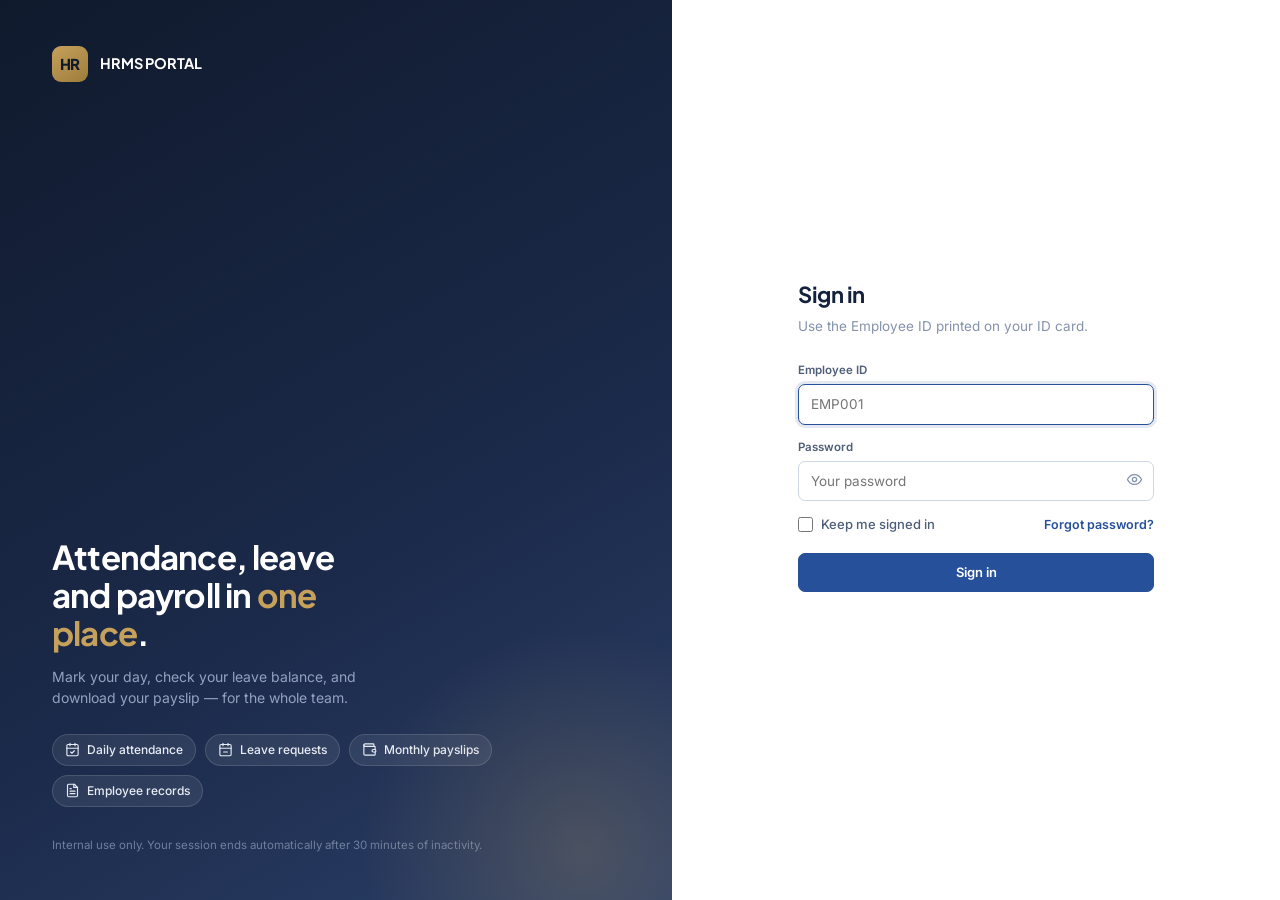
<file: admin.html>
<!DOCTYPE html>
<html lang="en">
<head>
<meta charset="UTF-8">
<meta name="viewport" content="width=device-width, initial-scale=1">
<title>Administration — OmNettwear HRMS</title>
<link rel="preconnect" href="https://fonts.gstatic.com" crossorigin>
<link href="https://fonts.googleapis.com/css2?family=Inter:wght@400;500;600;700&family=Plus+Jakarta+Sans:wght@600;700;800&family=IBM+Plex+Mono:wght@400;500;600&display=swap" rel="stylesheet">
<link rel="stylesheet" href="assets/app.css">
</head>
<body>

<div id="pageContent">
  <div class="card">

    <!-- ============ EMPLOYEES ============ -->
    <div class="tab-panel active" id="tab-people">
      <div class="card-body" style="border-bottom:1px solid var(--line)">
        <div class="filters">
          <div class="field" style="margin:0">
            <label for="pSearch">Search</label>
            <div class="search-box"><span id="pSearchIcon"></span>
              <input type="text" id="pSearch" placeholder="Name, ID, phone or department"></div>
          </div>
          <div class="field" style="margin:0">
            <label for="pDept">Department</label>
            <select id="pDept"><option value="">All departments</option></select>
          </div>
          <div class="field" style="margin:0">
            <label for="pStatus">Status</label>
            <select id="pStatus"><option value="Active">Active</option><option value="Inactive">Inactive</option><option value="">All</option></select>
          </div>
          <div class="actions">
            <button class="btn" id="pExport">Export</button>
            <button class="btn btn-primary" id="pAdd">Add employee</button>
          </div>
        </div>
      </div>
      <div class="card-body tight" id="peopleList"></div>
    </div>

    <!-- ============ RECORDS ============ -->
    <div class="tab-panel" id="tab-records">
      <div class="card-body" style="border-bottom:1px solid var(--line);display:flex;justify-content:space-between;align-items:center;flex-wrap:wrap;gap:10px">
        <div class="tabs" id="recModeTabs">
          <button data-mode="summary" class="active">Summary</button>
          <button data-mode="detail">Detailed list</button>
        </div>
        <div id="recBackWrap" hidden><button class="btn btn-sm" id="recBackToSummary">&larr; Back to summary</button></div>
      </div>
      <div class="card-body" style="border-bottom:1px solid var(--line)">
        <div class="filters">
          <div class="field" style="margin:0" id="rEmpWrap"><label for="rEmp">Employee</label>
            <select id="rEmp"><option value="">Whole team</option></select></div>
          <div class="field" style="margin:0"><label for="rMonth">Month</label><input type="month" id="rMonth"></div>
          <div class="field" style="margin:0" id="rDateWrap"><label for="rDate">Exact date</label><input type="date" id="rDate"></div>
          <div class="field" style="margin:0" id="rStatusWrap"><label for="rStatus">Status</label>
            <select id="rStatus"><option value="">All</option><option>Present</option><option>Half-Day</option>
              <option>Leave</option><option>Absent</option><option>Holiday</option><option>Week-off</option></select></div>
          <div class="actions">
            <button class="btn" id="rClear">Clear</button>
            <button class="btn" id="rExport">Export</button>
          </div>
        </div>
      </div>
      <div class="card-body tight" id="recordsSummary"></div>
      <div class="card-body tight" id="recordsList" hidden></div>
    </div>

    <!-- ============ APPROVALS ============ -->
    <div class="tab-panel" id="tab-approvals">
      <div class="card-body" style="border-bottom:1px solid var(--line)">
        <div class="filters">
          <div class="field" style="margin:0"><label for="aStatus">Show</label>
            <select id="aStatus"><option value="Pending">Pending only</option><option value="">Everything</option>
              <option>Approved</option><option>Rejected</option><option>Cancelled</option></select></div>
        </div>
      </div>
      <div class="card-body tight" id="approvalsList"></div>
    </div>

    <!-- ============ PAYROLL ============ -->
    <div class="tab-panel" id="tab-corrections">
      <div class="card-body" style="border-bottom:1px solid var(--line)">
        <div class="filters">
          <div class="field" style="margin:0"><label for="cStatus">Show</label>
            <select id="cStatus"><option value="Pending">Pending only</option><option value="">Everything</option>
              <option>Approved</option><option>Rejected</option></select></div>
        </div>
      </div>
      <div class="card-body tight" id="corrBox"></div>
    </div>

    <div class="tab-panel" id="tab-payrun">
      <div class="card-body" style="border-bottom:1px solid var(--line)">
        <div class="filters">
          <div class="field" style="margin:0"><label for="payMonth">Payroll month</label><input type="month" id="payMonth"></div>
          <div class="actions">
            <button class="btn" id="payPreview">Preview</button>
            <button class="btn btn-primary" id="payRun">Generate & save</button>
          </div>
          <div class="actions">
            <button class="btn" id="payPublish">Publish all</button>
            <button class="btn" id="payBank">Bank transfer sheet</button>
          </div>
        </div>
        <div id="payNote" style="margin-top:14px"></div>
      </div>
      <div class="card-body tight" id="payList"></div>
    </div>

    <!-- ============ COMPANY ============ -->
    <div class="tab-panel" id="tab-company">
      <div class="card-body">
        <div class="grid g-2fr1">
          <div>
            <div class="cal-title" id="holHead">Holiday calendar</div>
            <div style="display:flex;align-items:center;justify-content:space-between;gap:8px;margin-bottom:10px">
              <button class="btn btn-sm" id="holPrev">&larr;</button>
              <select id="holMonthSel" style="flex:1;max-width:240px;text-align:center"></select>
              <button class="btn btn-sm" id="holNext">&rarr;</button>
            </div>
            <div id="holLegend" style="display:flex;gap:12px;flex-wrap:wrap;margin-bottom:10px;font-size:12px;color:var(--text-3)"></div>
            <div id="holGrid" class="hol-cal-grid"></div>
            <div id="holDetail" style="margin-top:14px"></div>
          </div>
          <div>
            <div class="section-title" id="addHolHead">Add a holiday</div>
            <div class="field"><label for="holDate">Date</label><input type="date" id="holDate"></div>
            <div class="field"><label for="holName">Occasion (English)</label><input type="text" id="holName" placeholder="Diwali"></div>
            <div class="field"><label for="holNameHi">Occasion (Hindi)</label><input type="text" id="holNameHi" placeholder="दिवाली"></div>
            <div class="field"><label for="holType">Type</label>
              <select id="holType">
                <option>Public Holiday</option><option>Gazetted Holiday</option>
                <option>Central Government Holiday</option><option>Restricted Holiday</option>
                <option>Observance</option><option>Season</option><option>Store Closed</option>
              </select></div>
            <div style="display:flex;align-items:center;gap:8px;margin:4px 0 14px">
              <input type="checkbox" id="holPaid" style="width:auto">
              <label for="holPaid" style="margin:0;font-weight:500">Paid day off (counts in payroll)</label>
            </div>
            <div class="field"><label for="holDescEn">Full details (English) — optional</label>
              <textarea id="holDescEn" rows="4" placeholder="History, significance, how it is observed…"></textarea></div>
            <div class="field"><label for="holDescHi">Full details (Hindi) — optional</label>
              <textarea id="holDescHi" rows="4" placeholder="इतिहास, महत्व, और कैसे मनाया जाता है…"></textarea></div>
            <div class="field"><label for="holImg">Image link — optional</label>
              <input type="text" id="holImg" placeholder="https://…"></div>
            <div class="field"><label for="holWiki">Wikipedia link — optional</label>
              <input type="text" id="holWiki" placeholder="https://en.wikipedia.org/wiki/…"></div>
            <button class="btn btn-primary btn-block" id="holAdd">Add holiday</button>
            <button class="btn btn-block" id="holCancelEdit" hidden style="margin-top:8px">Cancel edit</button>
            <p class="sub" style="margin-top:10px;font-size:12px">Only <b>Public Holiday</b> is paid by default. Everything else still shows on the calendar but stays a normal working day unless you tick the box.</p>
          </div>
        </div>

        <div class="section-title" id="polHead">Attendance & payroll policy</div>
        <div id="setList"></div>
      </div>
    </div>

    <!-- ============ CALENDAR COLORS (its own tab) ============ -->
    <div class="tab-panel" id="tab-colors">
      <div class="card-body">
        <div class="cal-title" style="margin-top:0"><span class="icon-badge" id="colorHeadBadge"></span>Calendar colors</div>
        <p class="sub" style="margin:-6px 0 16px;max-width:640px">
          These colours apply everywhere both calendars appear — Attendance log for every employee, and the Holiday calendar
          on this page and on everyone's own Holidays page. Only Admin and HR can change them.
        </p>
        <div class="section-title" style="margin-top:0">Attendance status colors</div>
        <div id="statusColorList" class="color-list"></div>
        <div class="section-title">Holiday type colors</div>
        <div id="holColorList" class="color-list"></div>
        <div style="display:flex;gap:9px;margin-top:16px">
          <button class="btn" id="colorsResetAll">Reset all to default</button>
          <button class="btn btn-primary" id="colorsSave">Save colors</button>
        </div>
        <div id="colorsNotice" style="margin-top:12px"></div>
      </div>
    </div>
  </div>
</div>

<!-- ============ EMPLOYEE DIALOG ============ -->
<div class="overlay" id="empDialog">
  <div class="dialog wide">
    <div class="dialog-head"><h3 id="empDlgTitle">Add employee</h3>
      <button class="btn btn-ghost btn-icon close" id="empClose"></button></div>
    <div class="dialog-body">
      <div class="section-title" style="margin-top:0">Identity & role</div>
      <div class="form-grid g3" id="grpIdentity"></div>
      <div class="section-title">Personal</div>
      <div class="form-grid g3" id="grpPersonal"></div>
      <div class="section-title">Contact & address</div>
      <div class="form-grid g3" id="grpContact"></div>
      <div class="section-title">Employment & shift</div>
      <div class="form-grid g3" id="grpWork"></div>
      <div class="section-title">Bank & statutory</div>
      <div class="form-grid g3" id="grpBank"></div>
      <div id="empDlgMsg"></div>
    </div>
    <div class="dialog-foot">
      <button class="btn" id="empCancel">Cancel</button>
      <button class="btn btn-primary" id="empSave">Save employee</button>
    </div>
  </div>
</div>

<!-- ============ SALARY DIALOG ============ -->
<!-- ============ DOCUMENTS DIALOG ============ -->
<div class="overlay" id="docDialog">
  <div class="dialog">
    <div class="dialog-head"><h3 id="docTitle">Documents</h3>
      <button class="btn btn-ghost btn-icon close" id="docClose"></button></div>
    <div class="dialog-body">
      <div style="display:flex;gap:9px;flex-wrap:wrap;align-items:end;margin-bottom:16px">
        <div class="field" style="margin:0;flex:1;min-width:180px">
          <label for="aDocType">Document type</label>
          <select id="aDocType"></select>
        </div>
        <div class="field" style="margin:0;flex:1;min-width:180px;display:none" id="aCustomWrap">
          <label for="aCustomType">Name this document</label>
          <input type="text" id="aCustomType" maxlength="60" placeholder="e.g. Police verification">
        </div>
        <button class="btn btn-primary" id="aPickDoc">Upload</button>
      </div>
      <div id="aDocList"></div>
    </div>
    <div class="dialog-foot">
      <button class="btn" id="docDone">Close</button>
    </div>
  </div>
</div>
<input type="file" id="aDocFile" accept="image/*,application/pdf" hidden>

<div class="overlay" id="salDialog">
  <div class="dialog">
    <div class="dialog-head"><h3 id="salTitle">Salary structure</h3>
      <button class="btn btn-ghost btn-icon close" id="salClose"></button></div>
    <div class="dialog-body">
      <div class="form-grid">
        <div class="field"><label for="sEff">Effective from</label><input type="date" id="sEff"></div>
        <div class="field"><label for="sCtc">Monthly gross (CTC)</label>
          <input type="number" id="sCtc" placeholder="25000">
          <div class="hint"><button class="link-btn" id="sSplit">Split into components automatically</button></div></div>
      </div>
      <div class="form-grid g3">
        <div class="field"><label for="sBasic">Basic</label><input type="number" id="sBasic"></div>
        <div class="field"><label for="sHra">HRA</label><input type="number" id="sHra"></div>
        <div class="field"><label for="sConv">Conveyance</label><input type="number" id="sConv"></div>
        <div class="field"><label for="sMed">Medical</label><input type="number" id="sMed"></div>
        <div class="field"><label for="sSpec">Special allowance</label><input type="number" id="sSpec"></div>
        <div class="field"><label for="sOther">Other allowance</label><input type="number" id="sOther"></div>
      </div>
      <div id="salTotal"></div>
      <div class="section-title">Deductions</div>
      <div class="form-grid g3">
        <div class="field"><label for="sPf">Provident fund</label>
          <select id="sPf"><option>Yes</option><option>No</option></select></div>
        <div class="field"><label for="sEsi">ESI</label>
          <select id="sEsi"><option>Auto</option><option>No</option></select>
          <div class="hint">Auto applies below the gross ceiling.</div></div>
        <div class="field"><label for="sPt">Professional tax</label><input type="number" id="sPt" value="0"></div>
        <div class="field"><label for="sTds">TDS</label><input type="number" id="sTds" value="0"></div>
        <div class="field"><label for="sOd">Other deduction</label><input type="number" id="sOd" value="0"></div>
        <div class="field"><label for="sNotes">Note</label><input type="text" id="sNotes" placeholder="Optional"></div>
      </div>
    </div>
    <div class="dialog-foot">
      <button class="btn" id="salCancel">Cancel</button>
      <button class="btn btn-primary" id="salSave">Save structure</button>
    </div>
  </div>
</div>

<!-- ============ RECORD EDIT DIALOG ============ -->
<div class="overlay" id="recDialog">
  <div class="dialog narrow">
    <div class="dialog-head"><h3>Correct attendance</h3>
      <button class="btn btn-ghost btn-icon close" id="recClose"></button></div>
    <div class="dialog-body">
      <div id="recWho" class="banner info"></div>
      <div class="field"><label for="recStatus">Status</label>
        <select id="recStatus"><option>Present</option><option>Half-Day</option><option>Leave</option>
          <option>Absent</option><option>Holiday</option><option>Week-off</option></select></div>
      <div class="form-grid">
        <div class="field"><label for="recIn">In time</label><input type="time" id="recIn"></div>
        <div class="field"><label for="recOut">Out time</label><input type="time" id="recOut"></div>
      </div>
      <div class="field"><label for="recRemarks">Remarks</label><input type="text" id="recRemarks"></div>
    </div>
    <div class="dialog-foot">
      <button class="btn btn-danger" id="recDelete" style="margin-right:auto">Delete record</button>
      <button class="btn" id="recCancel">Cancel</button>
      <button class="btn btn-primary" id="recSave">Save changes</button>
    </div>
  </div>
</div>

<script src="assets/app.js"></script>
<script>
const activeTab = new URLSearchParams(location.search).get('tab') || 'people';
const session = mountShell({
  page: activeTab, title: 'Administration',
  sub: 'Employees, records, approvals and payroll', adminOnly: true, allowPC: true
});
/* A Process Coordinator can see this page, but only Records and
   Corrections — everything else (people/payroll/policy/colors) stays with
   Admin and HR. Someone typing the URL directly gets redirected, not a
   half-loaded restricted panel. */
const PC_ALLOWED_TABS = ['records', 'corrections'];
if (session && !isAdmin() && PC_ALLOWED_TABS.indexOf(activeTab) === -1) {
  location.href = 'admin.html?tab=records';
}

let employees = [], records = [], leaves = [], payslips = [], structures = [], holidays = [], corrections = [], config = {};
let previewSlips = [], editingEmpId = null, editingRecord = null, salaryEmpId = null;

/* ---------- which panel shows is driven entirely by the sidebar link
   clicked (?tab=... in the URL) — no on-page tab buttons any more, so
   Administration only ever appears in one place: the left sidebar. ---------- */
const tabParam = activeTab;
function showTabPanel(name) {
  document.querySelectorAll('.tab-panel').forEach(function (x) { x.classList.remove('active'); });
  const panel = el('tab-' + name);
  if (panel) panel.classList.add('active');
}
showTabPanel(tabParam);

el('pSearchIcon').innerHTML = icon('search', 15);
el('pAdd').innerHTML = icon('plus', 15) + 'Add employee';
el('pExport').innerHTML = icon('download', 15) + 'Export';
el('rExport').innerHTML = icon('download', 15) + 'Export';
el('payPreview').innerHTML = icon('eye', 15) + 'Preview';
el('payRun').innerHTML = icon('play', 15) + 'Generate & save';
el('payPublish').innerHTML = icon('check', 15) + 'Publish all';
el('payBank').innerHTML = icon('download', 15) + 'Bank transfer sheet';
el('empClose').innerHTML = el('salClose').innerHTML = el('recClose').innerHTML = icon('x', 17);
el('holHead').innerHTML = icon('sun', 13) + 'Holiday calendar';
el('addHolHead').innerHTML = icon('plus', 13) + 'Add a holiday';
el('polHead').innerHTML = icon('settings', 13) + 'Attendance & payroll policy';
el('rMonth').value = currentYM();
el('payMonth').value = currentYM();

/* ================= EMPLOYEES ================= */

const FIELDS = {
  grpIdentity: [
    ['employeeId', 'Employee ID', 'text', 1], ['name', 'Full name', 'text', 1],
    /* PC = Process Coordinator: bulk-marks attendance and approves corrections,
       but cannot see salary, payroll or the employee master. */
    ['role', 'Access level', 'select:Employee,PC,HR,Admin'],
    ['department', 'Department', 'text'], ['designation', 'Designation', 'text'],
    ['status', 'Record status', 'select:Active,Inactive']
  ],
  grpPersonal: [
    ['dateOfBirth', 'Date of birth', 'date'], ['gender', 'Gender', 'select:Male,Female,Other'],
    ['bloodGroup', 'Blood group', 'select:A+,A-,B+,B-,O+,O-,AB+,AB-'],
    ['maritalStatus', 'Marital status', 'select:Single,Married,Other'],
    ['fatherSpouseName', "Father's / spouse's name", 'text'], ['photoUrl', 'Photo link', 'text']
  ],
  grpContact: [
    ['email', 'Email', 'text'], ['phone', 'Phone', 'tel'],
    ['emergencyContactName', 'Emergency contact', 'text'], ['emergencyContactPhone', 'Emergency phone', 'tel'],
    ['addressLine1', 'Address line 1', 'text'], ['addressLine2', 'Address line 2', 'text'],
    ['city', 'City', 'text'], ['state', 'State', 'text'], ['pincode', 'Pincode', 'text']
  ],
  grpWork: [
    ['joiningDate', 'Date of joining', 'date'],
    ['employmentType', 'Employment type', 'select:Full Time,Part Time,Contract,Probation,Intern'],
    ['reportingManager', 'Reporting manager', 'text'],
    ['shiftIn', 'Shift in', 'time'], ['shiftOut', 'Shift out', 'time'],
    ['weeklyOff', 'Weekly off', 'select:Sunday,Monday,Tuesday,Wednesday,Thursday,Friday,Saturday'],
    ['clAllotted', 'Casual leave / year', 'number'], ['slAllotted', 'Sick leave / year', 'number'],
    ['elAllotted', 'Earned leave / year', 'number']
  ],
  grpBank: [
    ['bankName', 'Bank name', 'text'], ['accountNumber', 'Account number', 'text'], ['ifsc', 'IFSC', 'text'],
    ['pan', 'PAN', 'text'], ['aadhaar', 'Aadhaar', 'text'], ['uan', 'UAN (PF)', 'text'],
    ['esicNumber', 'ESIC number', 'text']
  ]
};

function buildForm() {
  Object.keys(FIELDS).forEach(function (grp) {
    el(grp).innerHTML = FIELDS[grp].map(function (f) {
      const id = 'e_' + f[0];
      let input;
      if (String(f[2]).indexOf('select:') === 0) {
        input = '<select id="' + id + '"><option value=""></option>' +
          f[2].split(':')[1].split(',').map(function (o) { return '<option>' + o + '</option>'; }).join('') + '</select>';
      } else {
        input = '<input type="' + f[2] + '" id="' + id + '">';
      }
      return '<div class="field"><label for="' + id + '">' + esc(f[1]) +
        (f[3] ? ' <span class="req">*</span>' : '') + '</label>' + input + '</div>';
    }).join('');
  });
}
buildForm();

function allFields() {
  return Object.keys(FIELDS).reduce(function (a, g) { return a.concat(FIELDS[g]); }, []);
}

function openEmpDialog(emp) {
  editingEmpId = emp ? emp.employeeId : null;
  el('empDlgTitle').textContent = emp ? 'Edit ' + emp.name : 'Add employee';
  el('empDlgMsg').innerHTML = emp ? '' :
    '<div class="banner info">' + icon('key', 17) +
    '<div>The starting password is <b>Welcome@123</b>. Ask them to change it after the first sign in.</div></div>';

  allFields().forEach(function (f) {
    const node = el('e_' + f[0]);
    let v = emp ? (emp[f[0]] === undefined ? '' : emp[f[0]]) : '';
    if (f[2] === 'date' && v) v = dmyToISO(v);
    if (f[2] === 'time' && v) v = to24h(v);
    node.value = v === null || v === undefined ? '' : String(v);
  });
  el('e_employeeId').disabled = !!emp;
  if (!emp) {
    el('e_status').value = 'Active';
    el('e_role').value = 'Employee';
    el('e_weeklyOff').value = config.WEEKLY_OFF || 'Sunday';
    el('e_employmentType').value = 'Full Time';
    el('e_clAllotted').value = config.CL_PER_YEAR || 12;
    el('e_slAllotted').value = config.SL_PER_YEAR || 6;
    el('e_elAllotted').value = config.EL_PER_YEAR || 12;
  }
  openDialog('empDialog');
}

el('pAdd').onclick = function () { openEmpDialog(null); };
el('empCancel').onclick = el('empClose').onclick = function () { closeDialog('empDialog'); };

el('empSave').onclick = async function () {
  const emp = {};
  allFields().forEach(function (f) {
    let v = el('e_' + f[0]).value.trim();
    if (f[2] === 'date' && v) v = isoToDMY(v);
    if (f[2] === 'time' && v) v = to12h(v);
    emp[f[0]] = v;
  });
  if (!emp.employeeId || !emp.name) { toast('Employee ID and full name are required.', 'warn'); return; }

  this.disabled = true;
  this.textContent = 'Saving\u2026';
  try {
    const res = await apiPost('saveEmployee', { employee: emp });
    toast(res.message, 'ok');
    closeDialog('empDialog');
    await loadAll();
  } catch (e) { toast(e.message, 'bad'); }
  this.disabled = false;
  this.textContent = 'Save employee';
};

function structureOf(id) {
  return structures.filter(function (s) { return String(s.employeeId).toLowerCase() === String(id).toLowerCase(); })
    .sort(function (a, b) { return (dmyToISO(b.effectiveFrom) || '').localeCompare(dmyToISO(a.effectiveFrom) || ''); })[0];
}

function renderPeople() {
  const q = el('pSearch').value.trim().toLowerCase();
  const dept = el('pDept').value, stat = el('pStatus').value;
  const rows = employees.filter(function (e) {
    if (stat && String(e.status || 'Active') !== stat) return false;
    if (dept && (e.department || '') !== dept) return false;
    if (q && [e.name, e.employeeId, e.phone, e.department, e.designation].join(' ').toLowerCase().indexOf(q) === -1) return false;
    return true;
  });

  if (!rows.length) {
    el('peopleList').innerHTML = stateBlock('empty', 'No employees match', 'Adjust the filters, or add someone new.');
    return;
  }

  el('peopleList').innerHTML = '<div class="table-wrap"><table><thead><tr>' +
    '<th>Employee</th><th>Department</th><th>Joined</th><th>Contact</th><th class="num">Gross / month</th><th>Status</th><th></th>' +
    '</tr></thead><tbody>' + rows.map(function (e) {
      const s = structureOf(e.employeeId);
      const gross = s ? (Number(s.basic || 0) + Number(s.hra || 0) + Number(s.conveyance || 0) +
        Number(s.medical || 0) + Number(s.specialAllowance || 0) + Number(s.otherAllowance || 0)) || Number(s.ctcMonthly || 0) : 0;
      return '<tr><td><div class="who-cell">' + avatarHtml(e, 'avatar sm') +
        '<div><b>' + esc(e.name) + '</b><span>' + esc(e.employeeId) + ' \u00B7 ' + esc(e.role || 'Employee') + '</span></div></div></td>' +
        '<td>' + esc(e.department || '\u2014') + '<div class="muted" style="font-size:11.5px">' + esc(e.designation || '') + '</div></td>' +
        '<td class="mono" style="font-size:12.5px">' + (e.joiningDate ? esc(niceDate(e.joiningDate)) : '\u2014') + '</td>' +
        '<td class="mono" style="font-size:12.5px">' + esc(e.phone || '\u2014') +
        '<div class="muted" style="font-family:var(--font);font-size:11.5px">' + esc(e.city || '') + '</div></td>' +
        '<td class="num mono">' + (gross ? money(gross) : '<span class="pill pill-Draft">Not set</span>') + '</td>' +
        '<td>' + pill(e.status || 'Active') + '</td>' +
        '<td><div style="position:relative;display:inline-block">' +
          '<button class="btn btn-sm" data-more="' + esc(e.employeeId) + '" title="More actions">' + icon('menu', 14) + '</button>' +
          '<div class="menu row-menu" id="more_' + esc(e.employeeId) + '" style="min-width:190px">' +
            '<a href="idcard.html?id=' + esc(e.employeeId) + '" target="_blank" rel="noopener">' + icon('card', 14) + ' ID card</a>' +
            '<button data-docs="' + esc(e.employeeId) + '">' + icon('file', 14) + ' Documents</button>' +
            '<button data-sal="' + esc(e.employeeId) + '">' + icon('wallet', 14) + ' Salary structure</button>' +
            '<button data-edit="' + esc(e.employeeId) + '">' + icon('pencil', 14) + ' Edit record</button>' +
            '<button data-pw="' + esc(e.employeeId) + '">' + icon('key', 14) + ' Reset password</button>' +
            '<button data-deleteemp="' + esc(e.employeeId) + '" class="danger">' + icon('trash', 14) + ' Delete employee</button>' +
          '</div>' +
        '</div></td></tr>';
    }).join('') + '</tbody></table></div>';

  document.querySelectorAll('[data-more]').forEach(function (b) {
    b.onclick = function (ev) {
      ev.stopPropagation();
      const menu = el('more_' + b.dataset.more);
      const wasOpen = menu.classList.contains('open');
      document.querySelectorAll('.menu.open').forEach(function (m) { m.classList.remove('open'); });
      if (!wasOpen) menu.classList.add('open');
    };
  });
  document.addEventListener('click', function () {
    document.querySelectorAll('.menu.open').forEach(function (m) { m.classList.remove('open'); });
  });
  document.querySelectorAll('[data-edit]').forEach(function (b) {
    b.onclick = function () {
      openEmpDialog(employees.filter(function (e) { return e.employeeId === b.dataset.edit; })[0]);
    };
  });
  document.querySelectorAll('[data-sal]').forEach(function (b) {
    b.onclick = function () { openSalary(b.dataset.sal); };
  });
  document.querySelectorAll('[data-docs]').forEach(function (b) {
    b.onclick = function () { openDocs(b.dataset.docs); };
  });
  document.querySelectorAll('[data-pw]').forEach(function (b) {
    b.onclick = async function () {
      const yes = await confirmAction({
        title: 'Reset this password?',
        body: 'A new temporary password is generated and emailed if an address is on file.',
        confirmLabel: 'Reset password'
      });
      if (!yes) return;
      try {
        const res = await apiPost('resetEmployeePassword', { employeeId: b.dataset.pw });
        toast('New password: ' + res.tempPassword, 'ok');
      } catch (e) { toast(e.message, 'bad'); }
    };
  });
  document.querySelectorAll('[data-deleteemp]').forEach(function (b) {
    b.onclick = async function () {
      const emp = employees.filter(function (e) { return e.employeeId === b.dataset.deleteemp; })[0];
      const sure = await confirmAction({
        title: 'Delete ' + (emp ? emp.name : 'this employee') + '?',
        body: 'Their login and profile are removed permanently. Attendance and payroll history are kept for your records.',
        confirmLabel: 'Delete employee', cancelLabel: 'Cancel'
      });
      if (!sure) return;
      const alsoWipeDrive = await confirmAction({
        title: 'Also delete their files from Google Drive?',
        body: 'This permanently deletes their profile photo and every document on file. This cannot be undone.',
        confirmLabel: 'Yes, delete from Drive too', cancelLabel: 'No, keep their files'
      });
      try {
        const res = await apiPost('deleteEmployee', { employeeId: b.dataset.deleteemp, deleteDriveData: !!alsoWipeDrive });
        toast(res.message, 'ok');
        employees = (await apiGet('employees')).employees;
        renderPeople();
      } catch (e) { toast(e.message, 'bad'); }
    };
  });
}

el('pSearch').oninput = renderPeople;
el('pDept').onchange = el('pStatus').onchange = renderPeople;
el('pExport').onclick = function () {
  downloadCSV('employees.csv',
    [['Employee ID', 'Name', 'Role', 'Department', 'Designation', 'Joining Date', 'Phone', 'Email',
      'City', 'Pincode', 'Employment Type', 'Weekly Off', 'Status']]
      .concat(employees.map(function (e) {
        return [e.employeeId, e.name, e.role, e.department, e.designation, e.joiningDate, e.phone,
          e.email, e.city, e.pincode, e.employmentType, e.weeklyOff, e.status];
      })));
};

/* ================= SALARY STRUCTURE ================= */

function salaryInputs() { return ['sBasic', 'sHra', 'sConv', 'sMed', 'sSpec', 'sOther']; }

function salTotal() {
  const t = salaryInputs().reduce(function (a, id) { return a + (Number(el(id).value) || 0); }, 0);
  el('salTotal').innerHTML = '<div class="banner ' + (t ? 'ok' : 'info') + '">' + icon('wallet', 17) +
    '<div>Monthly gross of these components: <b>' + money(t) + '</b>' +
    (Number(el('sCtc').value) && t !== Number(el('sCtc').value)
      ? ' \u2014 that differs from the CTC you typed (' + money(el('sCtc').value) + ').' : '') + '</div></div>';
}
salaryInputs().concat(['sCtc']).forEach(function (id) { el(id).oninput = salTotal; });

el('sSplit').onclick = function () {
  const ctc = Number(el('sCtc').value) || 0;
  if (!ctc) { toast('Type the monthly gross first.', 'warn'); return; }
  const basic = Math.round(ctc * 0.5);
  const hra = Math.round(basic * 0.4);
  const conv = Math.min(1600, Math.max(0, ctc - basic - hra));
  const med = Math.min(1250, Math.max(0, ctc - basic - hra - conv));
  el('sBasic').value = basic; el('sHra').value = hra; el('sConv').value = conv;
  el('sMed').value = med; el('sSpec').value = Math.max(0, ctc - basic - hra - conv - med);
  el('sOther').value = 0;
  salTotal();
};

function openSalary(id) {
  salaryEmpId = id;
  const emp = employees.filter(function (e) { return e.employeeId === id; })[0] || {};
  el('salTitle').textContent = 'Salary structure \u00B7 ' + emp.name;
  const s = structureOf(id);
  el('sEff').value = s && s.effectiveFrom ? dmyToISO(s.effectiveFrom) : iso(new Date());
  el('sCtc').value = s ? (s.ctcMonthly || '') : '';
  el('sBasic').value = s ? (s.basic || '') : '';
  el('sHra').value = s ? (s.hra || '') : '';
  el('sConv').value = s ? (s.conveyance || '') : '';
  el('sMed').value = s ? (s.medical || '') : '';
  el('sSpec').value = s ? (s.specialAllowance || '') : '';
  el('sOther').value = s ? (s.otherAllowance || '') : '';
  el('sPf').value = s ? (s.pfApplicable || 'Yes') : 'Yes';
  el('sEsi').value = s ? (s.esiApplicable || 'Auto') : 'Auto';
  el('sPt').value = s ? (s.professionalTax || 0) : (config.PROFESSIONAL_TAX || 0);
  el('sTds').value = s ? (s.tds || 0) : 0;
  el('sOd').value = s ? (s.otherDeduction || 0) : 0;
  el('sNotes').value = s ? (s.notes || '') : '';
  salTotal();
  openDialog('salDialog');
}

el('salCancel').onclick = el('salClose').onclick = function () { closeDialog('salDialog'); };

el('salSave').onclick = async function () {
  if (!el('sEff').value) { toast('Pick the effective-from date.', 'warn'); return; }
  const structure = {
    employeeId: salaryEmpId, effectiveFrom: isoToDMY(el('sEff').value),
    ctcMonthly: Number(el('sCtc').value) || 0, basic: Number(el('sBasic').value) || 0,
    hra: Number(el('sHra').value) || 0, conveyance: Number(el('sConv').value) || 0,
    medical: Number(el('sMed').value) || 0, specialAllowance: Number(el('sSpec').value) || 0,
    otherAllowance: Number(el('sOther').value) || 0,
    pfApplicable: el('sPf').value, esiApplicable: el('sEsi').value,
    professionalTax: Number(el('sPt').value) || 0, tds: Number(el('sTds').value) || 0,
    otherDeduction: Number(el('sOd').value) || 0, notes: el('sNotes').value.trim()
  };
  if (!structure.basic && !structure.ctcMonthly) { toast('Enter a gross amount or a basic amount.', 'warn'); return; }

  this.disabled = true;
  this.textContent = 'Saving\u2026';
  try {
    const res = await apiPost('saveSalaryStructure', { structure: structure });
    toast(res.message, 'ok');
    closeDialog('salDialog');
    structures = (await apiGet('salary')).structures;
    renderPeople();
  } catch (e) { toast(e.message, 'bad'); }
  this.disabled = false;
  this.textContent = 'Save structure';
};

/* ================= ATTENDANCE RECORDS ================= */

/* ================= RECORDS: SUMMARY (default) + DETAILED LIST ================= */

let recMode = 'summary';

function renderRecordsSummary() {
  const m = el('rMonth').value || currentYM();
  const byEmp = {};
  employees.forEach(function (e) {
    byEmp[e.employeeId] = { emp: e, Present: 0, 'Half-Day': 0, Leave: 0, Absent: 0, Holiday: 0, 'Week-off': 0, hours: 0, ot: 0, late: 0 };
  });
  records.filter(function (r) { return monthOfDMY(r.date) === m; }).forEach(function (r) {
    const row = byEmp[r.employeeId];
    if (!row) return;
    if (row[r.status] !== undefined) row[r.status]++;
    row.hours += Number(r.workingHours) || 0;
    row.ot += Number(r.ot) || 0;
    if (Number(r.lateMin) > 0) row.late++;
  });

  const rows = Object.values(byEmp).filter(function (row) { return row.emp.status !== 'Inactive'; })
    .sort(function (a, b) { return a.emp.name.localeCompare(b.emp.name); });

  if (!rows.length) {
    el('recordsSummary').innerHTML = stateBlock('empty', 'No employees to summarise', '');
    return;
  }

  el('recordsSummary').innerHTML = '<div class="table-wrap"><table><thead><tr>' +
    '<th>Employee</th><th class="num">Present</th><th class="num">Half-Day</th><th class="num">Leave</th>' +
    '<th class="num">Absent</th><th class="num">Late days</th><th class="num">Hours</th><th class="num">OT</th><th></th></tr></thead><tbody>' +
    rows.map(function (row) {
      return '<tr><td><div class="who-cell">' + avatarHtml(row.emp, 'avatar sm') +
        '<div><b>' + esc(row.emp.name) + '</b><span>' + esc(row.emp.employeeId) + '</span></div></div></td>' +
        '<td class="num mono">' + row.Present + '</td><td class="num mono">' + row['Half-Day'] + '</td>' +
        '<td class="num mono">' + row.Leave + '</td><td class="num mono">' + row.Absent + '</td>' +
        '<td class="num mono">' + (row.late ? '<span class="late-flag">' + row.late + '</span>' : '0') + '</td>' +
        '<td class="num mono">' + r2(row.hours) + '</td><td class="num mono">' + r2(row.ot) + '</td>' +
        '<td class="num"><button class="btn btn-sm" data-viewdetail="' + esc(row.emp.employeeId) + '">' + icon('right', 13) + ' Details</button></td></tr>';
    }).join('') + '</tbody></table></div>';

  document.querySelectorAll('[data-viewdetail]').forEach(function (b) {
    b.onclick = function () {
      el('rEmp').value = b.dataset.viewdetail;
      switchRecMode('detail');
    };
  });
}
function r2(n) { return Math.round(n * 100) / 100; }

function switchRecMode(mode) {
  recMode = mode;
  document.querySelectorAll('#recModeTabs .tab, #recModeTabs button').forEach(function (b) {
    b.classList.toggle('active', b.dataset.mode === mode);
  });
  el('recordsSummary').hidden = mode !== 'summary';
  el('recordsList').hidden = mode !== 'detail';
  el('rEmpWrap').style.display = mode === 'detail' ? '' : 'none';
  el('rDateWrap').style.display = mode === 'detail' ? '' : 'none';
  el('rStatusWrap').style.display = mode === 'detail' ? '' : 'none';
  el('recBackWrap').hidden = mode !== 'detail';
  if (mode === 'summary') { el('rEmp').value = ''; renderRecordsSummary(); }
  else renderRecords();
}
document.querySelectorAll('#recModeTabs button').forEach(function (b) {
  b.onclick = function () { switchRecMode(b.dataset.mode); };
});
el('recBackToSummary').onclick = function () { switchRecMode('summary'); };

function renderRecords() {
  const emp = el('rEmp').value, m = el('rMonth').value, d = el('rDate').value, st = el('rStatus').value;
  const rows = records.filter(function (r) {
    if (emp && String(r.employeeId) !== emp) return false;
    if (d) { if (r.date !== isoToDMY(d)) return false; }
    else if (m && monthOfDMY(r.date) !== m) return false;
    if (st && r.status !== st) return false;
    return true;
  }).sort(function (a, b) { return (dmyToISO(b.date) || '').localeCompare(dmyToISO(a.date) || ''); });

  if (!rows.length) {
    el('recordsList').innerHTML = stateBlock('empty', 'No records match', 'Try another month or clear the filters.');
    return;
  }

  el('recordsList').innerHTML = '<div class="table-wrap"><table><thead><tr>' +
    '<th>Date</th><th>Employee</th><th>Status</th><th>In</th><th>Out</th><th class="num">Hours</th>' +
    '<th class="num">OT</th><th>Late</th><th>Marked by</th><th>Remarks</th><th></th></tr></thead><tbody>' +
    rows.map(function (r) {
      const selfMarked = String(r.markedById || '').trim().toLowerCase() === String(r.employeeId || '').trim().toLowerCase();
      return '<tr><td class="mono" style="font-size:12.5px;white-space:nowrap">' + esc(niceDate(r.date)) + '</td>' +
        '<td><div class="who-cell">' + avatarHtml({ name: r.name }, 'avatar sm') +
        '<div><b>' + esc(r.name) + '</b><span>' + esc(r.employeeId) + '</span></div></div></td>' +
        '<td>' + pill(r.status) + '</td><td class="mono">' + esc(r.inTime || '\u2014') + '</td>' +
        '<td class="mono">' + esc(r.outTime || '\u2014') + '</td>' +
        '<td class="num">' + esc(r.workingHours || 0) + '</td><td class="num">' + esc(r.ot || 0) + '</td>' +
        '<td>' + (Number(r.lateMin) > 0 ? '<span class="late-flag">+' + esc(r.lateMin) + 'm</span>' : '<span class="dash">\u2014</span>') + '</td>' +
        '<td style="font-size:12px">' + (r.markedByName
          ? (selfMarked ? '<span class="muted">Self (punch)</span>' : esc(r.markedByName) + '<br><span class="mono muted" style="font-size:10.5px">' + esc(r.markedById) + '</span>')
          : '<span class="dash">\u2014</span>') + '</td>' +
        '<td class="muted" style="max-width:200px">' + esc(r.remarks || '') + '</td>' +
        '<td><div class="row-actions"><button class="btn btn-sm" data-rec="' + esc(r.recordId) + '">' +
        icon('pencil', 14) + '</button></div></td></tr>';
    }).join('') + '</tbody></table></div>';

  document.querySelectorAll('[data-rec]').forEach(function (b) {
    b.onclick = function () {
      editingRecord = records.filter(function (r) { return r.recordId === b.dataset.rec; })[0];
      el('recWho').innerHTML = icon('user', 17) + '<div><b>' + esc(editingRecord.name) + '</b> \u00B7 ' +
        esc(niceDate(editingRecord.date)) + '</div>';
      el('recStatus').value = editingRecord.status;
      el('recIn').value = to24h(editingRecord.inTime);
      el('recOut').value = to24h(editingRecord.outTime);
      el('recRemarks').value = editingRecord.remarks || '';
      openDialog('recDialog');
    };
  });
}

['rEmp', 'rMonth', 'rDate', 'rStatus'].forEach(function (id) {
  el(id).onchange = function () { recMode === 'summary' ? renderRecordsSummary() : renderRecords(); };
});
el('rClear').onclick = function () {
  el('rEmp').value = ''; el('rDate').value = ''; el('rStatus').value = ''; el('rMonth').value = currentYM();
  renderRecords();
};
el('rExport').onclick = function () {
  downloadCSV('attendance-records.csv',
    [['Date', 'Employee ID', 'Name', 'Status', 'In', 'Out', 'Hours', 'OT', 'Late', 'Marked By ID', 'Marked By Name', 'Remarks']]
      .concat(records.map(function (r) {
        return [r.date, r.employeeId, r.name, r.status, r.inTime, r.outTime, r.workingHours, r.ot, r.lateMin, r.markedById || '', r.markedByName || '', r.remarks];
      })));
};

el('recCancel').onclick = el('recClose').onclick = function () { closeDialog('recDialog'); };
el('recSave').onclick = async function () {
  const needsTime = ['Present', 'Half-Day'].indexOf(el('recStatus').value) > -1;
  try {
    const res = await apiPost('updateAttendance', {
      recordId: editingRecord.recordId, status: el('recStatus').value,
      inTime: needsTime ? to12h(el('recIn').value) : '',
      outTime: needsTime ? to12h(el('recOut').value) : '',
      remarks: el('recRemarks').value.trim()
    });
    toast(res.message, 'ok');
    closeDialog('recDialog');
    records = (await apiGet('attendance')).records;
    renderRecords();
  } catch (e) { toast(e.message, 'bad'); }
};
el('recDelete').onclick = async function () {
  const yes = await confirmAction({
    title: 'Delete this record?',
    body: editingRecord.name + ' on ' + niceDate(editingRecord.date) + ' will be removed. This cannot be undone.',
    confirmLabel: 'Delete record'
  });
  if (!yes) return;
  try {
    const res = await apiPost('deleteAttendance', { recordId: editingRecord.recordId });
    toast(res.message, 'ok');
    closeDialog('recDialog');
    records = (await apiGet('attendance')).records;
    renderRecords();
  } catch (e) { toast(e.message, 'bad'); }
};

/* ================= LEAVE APPROVALS ================= */

function renderApprovals() {
  const f = el('aStatus').value;
  const rows = leaves.filter(function (l) { return !f || l.status === f; })
    .sort(function (a, b) { return (dmyToISO(b.appliedOn) || '').localeCompare(dmyToISO(a.appliedOn) || ''); });
  const pending = leaves.filter(function (l) { return l.status === 'Pending'; }).length;
  setNavBadge('pendingLeaves', pending);

  if (!rows.length) {
    el('approvalsList').innerHTML = stateBlock('empty', 'Nothing waiting', 'New leave requests land here for approval.', 'check-circle');
    return;
  }

  el('approvalsList').innerHTML = '<div class="table-wrap"><table><thead><tr>' +
    '<th>Applied</th><th>Employee</th><th>Type</th><th>Dates</th><th class="num">Days</th><th>Reason</th><th>Status</th><th></th>' +
    '</tr></thead><tbody>' + rows.map(function (l) {
      return '<tr><td class="mono" style="font-size:12.5px">' + esc(niceDate(l.appliedOn)) + '</td>' +
        '<td><div class="who-cell">' + avatarHtml({ name: l.name }, 'avatar sm') +
        '<div><b>' + esc(l.name) + '</b><span>' + esc(l.employeeId) + '</span></div></div></td>' +
        '<td>' + esc(l.leaveType) + '</td>' +
        '<td class="mono" style="font-size:12.5px;white-space:nowrap">' + esc(niceDate(l.fromDate)) +
        '<br>' + esc(niceDate(l.toDate)) + '</td>' +
        '<td class="num">' + esc(l.days) + '</td>' +
        '<td class="muted" style="max-width:220px">' + esc(l.reason || '') + '</td>' +
        '<td>' + pill(l.status) + (l.actionBy ? '<div class="muted" style="font-size:11px">by ' + esc(l.actionBy) + '</div>' : '') + '</td>' +
        '<td><div class="row-actions">' + (l.status === 'Pending'
          ? '<button class="btn btn-sm btn-primary" data-appr="' + esc(l.leaveId) + '">' + icon('check', 14) + 'Approve</button>' +
            '<button class="btn btn-sm" data-rej="' + esc(l.leaveId) + '">' + icon('x', 14) + 'Reject</button>'
          : '') + '</div></td></tr>';
    }).join('') + '</tbody></table></div>';

  const act = async function (id, status) {
    let remarks = '';
    if (status === 'Rejected') {
      remarks = prompt('Reason for rejecting (the employee sees this):') || '';
      if (remarks === null) return;
    }
    try {
      const res = await apiPost('actionLeave', { leaveId: id, status: status, remarks: remarks });
      toast(res.message, 'ok');
      leaves = (await apiGet('leaves')).leaves;
      renderApprovals();
    } catch (e) { toast(e.message, 'bad'); }
  };
  document.querySelectorAll('[data-appr]').forEach(function (b) { b.onclick = function () { act(b.dataset.appr, 'Approved'); }; });
  document.querySelectorAll('[data-rej]').forEach(function (b) { b.onclick = function () { act(b.dataset.rej, 'Rejected'); }; });
}
el('aStatus').onchange = renderApprovals;

/* ================= ATTENDANCE CORRECTIONS ================= */

function renderCorrections() {
  const f = el('cStatus').value;
  const rows = corrections.filter(function (c) { return !f || c.status === f; })
    .sort(function (a, b) { return (dmyToISO(b.appliedOn) || '').localeCompare(dmyToISO(a.appliedOn) || ''); });
  const pending = corrections.filter(function (c) { return c.status === 'Pending'; }).length;
  setNavBadge('pendingCorrections', pending);

  if (!rows.length) {
    el('corrBox').innerHTML = stateBlock('empty', 'Nothing waiting',
      'When someone asks to fix an attendance entry, it lands here.', 'check-circle');
    return;
  }

  /* Old vs new is shown side by side so the approver can see exactly what
     would change before agreeing to it. */
  el('corrBox').innerHTML = '<div class="table-wrap"><table><thead><tr>' +
    '<th>Asked</th><th>Employee</th><th>For date</th><th>Currently</th><th>Change to</th>' +
    '<th>Reason</th><th>Status</th><th></th></tr></thead><tbody>' +
    rows.map(function (c) {
      return '<tr><td class="mono" style="font-size:12.5px">' + esc(niceDate(c.appliedOn)) + '</td>' +
        '<td><div class="who-cell">' + avatarHtml({ name: c.name }, 'avatar sm') +
        '<div><b>' + esc(c.name) + '</b><span>' + esc(c.employeeId) + '</span></div></div></td>' +
        '<td class="mono" style="font-size:12.5px;white-space:nowrap">' + esc(niceDate(c.attendanceDate)) + '</td>' +
        '<td>' + pill(c.oldStatus) +
          (c.oldInTime ? '<div class="mono" style="font-size:11px;color:var(--text-3)">' + esc(c.oldInTime) +
            (c.oldOutTime ? ' \u2013 ' + esc(c.oldOutTime) : '') + '</div>' : '') + '</td>' +
        '<td>' + pill(c.newStatus) +
          (c.newInTime ? '<div class="mono" style="font-size:11px;color:var(--text-3)">' + esc(c.newInTime) +
            (c.newOutTime ? ' \u2013 ' + esc(c.newOutTime) : '') + '</div>' : '') + '</td>' +
        '<td class="muted" style="max-width:200px">' + esc(c.reason || '') + '</td>' +
        '<td>' + pill(c.status) + (c.actionBy ? '<div class="muted" style="font-size:11px">by ' + esc(c.actionBy) + '</div>' : '') + '</td>' +
        '<td><div class="row-actions">' + (c.status === 'Pending'
          ? '<button class="btn btn-sm btn-primary" data-capp="' + esc(c.requestId) + '">' + icon('check', 14) + 'Approve</button>' +
            '<button class="btn btn-sm" data-crej="' + esc(c.requestId) + '">' + icon('x', 14) + 'Reject</button>'
          : '') + '</div></td></tr>';
    }).join('') + '</tbody></table></div>';

  const act = async function (id, status) {
    let remarks = '';
    if (status === 'Rejected') {
      remarks = prompt('Reason for rejecting (the employee sees this):') || '';
      if (remarks === null) return;
    }
    try {
      const res = await apiPost('actionCorrection', { requestId: id, status: status, remarks: remarks });
      toast(res.message, 'ok');
      corrections = (await apiGet('corrections')).corrections;
      renderCorrections();
      /* An approved correction rewrites an attendance row, so the records
         tab is now stale. */
      if (status === 'Approved') {
        records = (await apiGet('attendance')).records;
        recMode === 'summary' ? renderRecordsSummary() : renderRecords();
      }
    } catch (e) { toast(e.message, 'bad'); }
  };
  document.querySelectorAll('[data-capp]').forEach(function (b) { b.onclick = function () { act(b.dataset.capp, 'Approved'); }; });
  document.querySelectorAll('[data-crej]').forEach(function (b) { b.onclick = function () { act(b.dataset.crej, 'Rejected'); }; });
}
el('cStatus').onchange = renderCorrections;

/* ================= DOCUMENTS (admin side) =================
   Admin can upload, view or remove documents for any employee. Same
   endpoints the employee's own profile page uses; the backend decides
   what each role is allowed to touch. */

let docsFor = null, aDocTypes = [];

function fileToBase64(file) {
  return new Promise(function (resolve, reject) {
    const r = new FileReader();
    r.onload = function () { resolve(String(r.result).split(',')[1]); };
    r.onerror = function () { reject(new Error('Could not read that file')); };
    r.readAsDataURL(file);
  });
}

async function openDocs(employeeId) {
  const emp = employees.filter(function (e) { return e.employeeId === employeeId; })[0];
  if (!emp) return;
  docsFor = emp;
  el('docTitle').textContent = 'Documents \u2014 ' + emp.name;
  el('aDocList').innerHTML = '<div style="padding:8px"><div class="skeleton" style="width:70%"></div></div>';
  openDialog('docDialog');
  await loadDocsFor();
}

async function loadDocsFor() {
  try {
    const res = await apiGet('documents', { employeeId: docsFor.employeeId });
    aDocTypes = res.docTypes || [];
    el('aDocType').innerHTML = aDocTypes.map(function (t) { return '<option>' + esc(t) + '</option>'; }).join('') +
      '<option value="__custom">Other (type a name)\u2026</option>';
    renderDocsFor(res.documents || []);
  } catch (e) {
    el('aDocList').innerHTML = stateBlock('error', 'Could not load documents', e.message);
  }
}

function renderDocsFor(docs) {
  const box = el('aDocList');
  if (!docs.length) {
    box.innerHTML = stateBlock('empty', 'Nothing uploaded yet',
      'Add this person\u2019s PAN, Aadhaar, bank cheque or anything else on file.');
    return;
  }
  box.innerHTML = '<div class="table-wrap"><table><thead><tr><th>Type</th><th>File</th><th>Uploaded</th><th></th></tr></thead><tbody>' +
    docs.map(function (d) {
      return '<tr><td><b>' + esc(d.docType) + '</b></td>' +
        '<td><a href="' + esc(d.fileUrl) + '" target="_blank" rel="noopener">' + esc(d.fileName) + '</a></td>' +
        '<td><span class="mono" style="font-size:12px">' + esc(niceDate(d.uploadedOn)) + '</span>' +
        '<br><span class="muted" style="font-size:11px">by ' + esc(d.uploadedBy) + '</span></td>' +
        '<td class="num"><div class="row-actions">' +
          '<a class="btn btn-sm" href="' + esc(d.fileUrl) + '" target="_blank" rel="noopener" title="View">' + icon('eye', 13) + '</a>' +
          '<button class="btn btn-sm" data-adocdel="' + esc(d.docId) + '" title="Remove">' + icon('trash', 13) + '</button>' +
        '</div></td></tr>';
    }).join('') + '</tbody></table></div>';

  document.querySelectorAll('[data-adocdel]').forEach(function (b) {
    b.onclick = async function () {
      const yes = await confirmAction({
        title: 'Remove document',
        body: 'This deletes the file from Drive as well. Continue?',
        confirmLabel: 'Remove', cancelLabel: 'Keep it'
      });
      if (!yes) return;
      try {
        const res = await apiPost('deleteDocument', { docId: b.dataset.adocdel });
        toast(res.message, 'ok');
        loadDocsFor();
      } catch (e) { toast(e.message, 'bad'); }
    };
  });
}

el('aDocType').onchange = function () {
  el('aCustomWrap').style.display = this.value === '__custom' ? '' : 'none';
};
el('aPickDoc').onclick = function () { el('aDocFile').click(); };
el('docClose').onclick = el('docDone').onclick = function () { closeDialog('docDialog'); };

el('aDocFile').onchange = async function () {
  const file = this.files && this.files[0];
  if (!file || !docsFor) return;
  let type = el('aDocType').value;
  if (type === '__custom') {
    type = el('aCustomType').value.trim();
    if (!type) { toast('Give the document a name first', 'warn'); this.value = ''; return; }
  }
  const btn = el('aPickDoc');
  btn.disabled = true; btn.textContent = 'Uploading\u2026';
  try {
    const base64 = await fileToBase64(file);
    const res = await apiPost('uploadDocument', {
      employeeId: docsFor.employeeId, docType: type,
      fileName: file.name, mimeType: file.type, base64: base64
    });
    toast(res.message, 'ok');
    loadDocsFor();
  } catch (e) { toast(e.message, 'bad'); }
  btn.disabled = false; btn.textContent = 'Upload';
  this.value = '';
};

/* ================= CALENDAR COLORS ================= */

function colorRowHtml(label, key, currentHex) {
  return '<div class="color-row">' +
    '<span class="color-row-label">' + esc(label) + '</span>' +
    '<input type="color" id="clr_' + key + '" value="' + esc(currentHex) + '">' +
    '<span class="mono color-row-hex" id="hex_' + key + '">' + esc(currentHex).toUpperCase() + '</span>' +
    '<button type="button" class="btn btn-sm" data-reset1="' + key + '">Reset</button>' +
    '</div>';
}

function renderColorPanel() {
  el('colorHeadBadge').innerHTML = icon('settings', 16);
  el('statusColorList').innerHTML = Object.keys(STATUS_COLOR_KEYS).map(function (status) {
    return colorRowHtml(status, STATUS_COLOR_KEYS[status], statusColor(config, status));
  }).join('');
  el('holColorList').innerHTML = Object.keys(HOLTYPE_COLOR_KEYS).map(function (type) {
    return colorRowHtml(type, HOLTYPE_COLOR_KEYS[type], holTypeColor(config, type));
  }).join('');

  document.querySelectorAll('.color-row input[type="color"]').forEach(function (inp) {
    inp.oninput = function () { el('hex_' + this.id.slice(4)).textContent = this.value.toUpperCase(); };
  });
  document.querySelectorAll('[data-reset1]').forEach(function (b) {
    b.onclick = function () {
      const key = b.dataset.reset1;
      const isStatus = Object.values(STATUS_COLOR_KEYS).indexOf(key) > -1;
      const defaults = isStatus ? DEFAULT_STATUS_COLORS : DEFAULT_HOLTYPE_COLORS;
      const keyMap = isStatus ? STATUS_COLOR_KEYS : HOLTYPE_COLOR_KEYS;
      const label = Object.keys(keyMap).filter(function (l) { return keyMap[l] === key; })[0];
      const hex = defaults[label] || '#9CA3AF';
      el('clr_' + key).value = hex;
      el('hex_' + key).textContent = hex.toUpperCase();
    };
  });
}

el('colorsResetAll').onclick = function () {
  Object.keys(STATUS_COLOR_KEYS).forEach(function (status) {
    const k = STATUS_COLOR_KEYS[status];
    el('clr_' + k).value = DEFAULT_STATUS_COLORS[status];
    el('hex_' + k).textContent = DEFAULT_STATUS_COLORS[status].toUpperCase();
  });
  Object.keys(HOLTYPE_COLOR_KEYS).forEach(function (type) {
    const k = HOLTYPE_COLOR_KEYS[type];
    el('clr_' + k).value = DEFAULT_HOLTYPE_COLORS[type];
    el('hex_' + k).textContent = DEFAULT_HOLTYPE_COLORS[type].toUpperCase();
  });
  el('colorsNotice').innerHTML = '<div class="banner info">' + icon('info', 17) +
    '<div>Reset on screen \u2014 press <b>Save colors</b> to make it permanent.</div></div>';
};

el('colorsSave').onclick = async function () {
  const settings = {};
  Object.keys(STATUS_COLOR_KEYS).forEach(function (status) {
    settings[STATUS_COLOR_KEYS[status]] = el('clr_' + STATUS_COLOR_KEYS[status]).value;
  });
  Object.keys(HOLTYPE_COLOR_KEYS).forEach(function (type) {
    settings[HOLTYPE_COLOR_KEYS[type]] = el('clr_' + HOLTYPE_COLOR_KEYS[type]).value;
  });
  const btn = this;
  btn.disabled = true; btn.textContent = 'Saving\u2026';
  try {
    const res = await apiPost('saveSettingsBulk', { settings: settings });
    Object.assign(config, settings);
    el('colorsNotice').innerHTML = '<div class="banner ok">' + icon('check', 17) + '<div>' + esc(res.message) + '</div></div>';
    toast(res.message, 'ok');
    renderHolCalendar();
    renderHolLegend();
  } catch (e) { toast(e.message, 'bad'); }
  btn.disabled = false; btn.textContent = 'Save colors';
};

/* ================= PAYROLL RUN ================= */

function renderPaySlips(rows, saved) {
  const good = rows.filter(function (r) { return !r.skipped; });
  const skipped = rows.filter(function (r) { return r.skipped; });
  const net = good.reduce(function (t, r) { return t + Number(r.netPay || 0); }, 0);
  const gross = good.reduce(function (t, r) { return t + Number(r.gross || 0); }, 0);
  const ded = good.reduce(function (t, r) { return t + Number(r.totalDeductions || 0); }, 0);

  el('payNote').innerHTML =
    '<div class="banner ' + (saved ? 'ok' : 'info') + '">' + icon(saved ? 'check-circle' : 'eye', 17) +
    '<div><b>' + good.length + ' payslip(s)</b> for ' + niceMonth(el('payMonth').value) + ' \u00B7 gross ' +
    money(gross) + ', deductions ' + money(ded) + ', <b>net ' + money(net) + '</b>. ' +
    (saved ? 'Saved to the Payroll sheet as drafts \u2014 publish when you are ready to share them.'
           : 'This is a preview. Nothing has been written to the sheet yet.') + '</div></div>' +
    (skipped.length ? '<div class="banner warn">' + icon('alert', 17) + '<div><b>' + skipped.length +
      ' skipped</b> for want of a salary structure: ' +
      esc(skipped.map(function (r) { return r.name; }).join(', ')) + '</div></div>' : '');

  if (!good.length) {
    el('payList').innerHTML = stateBlock('empty', 'No payslips generated',
      'Add salary structures under Employees, then run payroll again.');
    return;
  }

  el('payList').innerHTML = '<div class="table-wrap"><table><thead><tr>' +
    '<th>Employee</th><th class="num">Payable</th><th class="num">LOP</th><th class="num">Gross</th>' +
    '<th class="num">PF</th><th class="num">ESI</th><th class="num">Deductions</th><th class="num">Net pay</th><th>Status</th><th></th>' +
    '</tr></thead><tbody>' + good.map(function (r) {
      return '<tr><td><div class="who-cell">' + avatarHtml({ name: r.name }, 'avatar sm') +
        '<div><b>' + esc(r.name) + '</b><span>' + esc(r.employeeId) + '</span></div></div></td>' +
        '<td class="num">' + esc(r.payableDays) + '/' + esc(r.totalDays) + '</td>' +
        '<td class="num">' + esc(r.lopDays) + '</td>' +
        '<td class="num mono">' + money(r.gross) + '</td>' +
        '<td class="num mono">' + money(r.pf) + '</td>' +
        '<td class="num mono">' + money(r.esi) + '</td>' +
        '<td class="num mono">' + money(r.totalDeductions) + '</td>' +
        '<td class="num mono" style="font-weight:600">' + money(r.netPay) + '</td>' +
        '<td>' + pill(r.status) + '</td>' +
        '<td class="num">' + (saved ? '<a class="btn btn-sm" href="payslip.html?id=' +
          encodeURIComponent(r.payslipId) + '">' + icon('file', 13) + '</a>' : '') + '</td></tr>';
    }).join('') + '</tbody>' +
    '<tfoot><tr><td colspan="3">Total for ' + good.length + ' employee(s)</td>' +
    '<td class="num mono">' + money(gross) + '</td><td colspan="2"></td>' +
    '<td class="num mono">' + money(ded) + '</td>' +
    '<td class="num mono">' + money(net) + '</td><td colspan="2"></td></tr></tfoot></table></div>';
  previewSlips = good;
}

async function runPay(preview) {
  const m = el('payMonth').value;
  if (!m) { toast('Pick the payroll month.', 'warn'); return; }
  const btn = preview ? el('payPreview') : el('payRun');
  btn.disabled = true;
  const label = btn.innerHTML;
  btn.textContent = preview ? 'Calculating\u2026' : 'Generating\u2026';
  try {
    const res = await apiPost('runPayroll', { month: m, preview: !!preview });
    renderPaySlips(res.slips, res.saved);
    if (res.saved) {
      toast(res.message, 'ok');
      payslips = (await apiGet('payroll', { month: m })).payslips;
    }
  } catch (e) { toast(e.message, 'bad'); }
  btn.disabled = false;
  btn.innerHTML = label;
}

el('payPreview').onclick = function () { runPay(true); };
el('payRun').onclick = async function () {
  const yes = await confirmAction({
    title: 'Generate payroll?',
    body: 'Payslips for ' + niceMonth(el('payMonth').value) + ' will be written to the sheet as drafts. ' +
      'Running it again for the same month overwrites those drafts.',
    confirmLabel: 'Generate', danger: false
  });
  if (yes) runPay(false);
};

el('payPublish').onclick = async function () {
  if (!previewSlips.length) { toast('Generate payroll first.', 'warn'); return; }
  const yes = await confirmAction({
    title: 'Publish these payslips?',
    body: previewSlips.length + ' payslip(s) become visible to employees on their Salary page.',
    confirmLabel: 'Publish', danger: false
  });
  if (!yes) return;
  try {
    const res = await apiPost('setPayslipStatus', {
      payslipIds: previewSlips.map(function (s) { return s.payslipId; }), status: 'Published'
    });
    toast(res.message, 'ok');
    previewSlips.forEach(function (s) { s.status = 'Published'; });
    renderPaySlips(previewSlips, true);
  } catch (e) { toast(e.message, 'bad'); }
};

el('payBank').onclick = function () {
  if (!previewSlips.length) { toast('Generate payroll first.', 'warn'); return; }
  downloadCSV('bank-transfer-' + el('payMonth').value + '.csv',
    [['Employee ID', 'Name', 'Bank Name', 'Account Number', 'IFSC', 'Net Pay']]
      .concat(previewSlips.map(function (s) {
        const e = employees.filter(function (x) { return x.employeeId === s.employeeId; })[0] || {};
        return [s.employeeId, s.name, e.bankName || '', e.accountNumber || '', e.ifsc || '', s.netPay];
      })));
  toast('Bank sheet downloaded. Check for missing account numbers before uploading.', 'ok');
};

/* ================= COMPANY ================= */

/* ================= HOLIDAY CALENDAR ================= */

const HOL_MONTHS_EN = ['January', 'February', 'March', 'April', 'May', 'June', 'July', 'August', 'September', 'October', 'November', 'December'];
const HOL_MONTHS_HI = ['\u091C\u0928\u0935\u0930\u0940', '\u092B\u093C\u0930\u0935\u0930\u0940', '\u092E\u093E\u0930\u094D\u091A', '\u0905\u092A\u094D\u0930\u0948\u0932', '\u092E\u0908', '\u091C\u0942\u0928', '\u091C\u0941\u0932\u093E\u0908', '\u0905\u0917\u0938\u094D\u0924', '\u0938\u093F\u0924\u0902\u092C\u0930', '\u0905\u0915\u094D\u0924\u0942\u092C\u0930', '\u0928\u0935\u0902\u092C\u0930', '\u0926\u093F\u0938\u0902\u092C\u0930'];
let holCurMonth = new Date().getMonth();
const holYear = 2026;
let holSelectedDate = null;

function holColor(h) {
  return holTypeColor(config, h.type);
}
function holPad(n) { return n < 10 ? '0' + n : '' + n; }

function holByDate() {
  const map = {};
  holidays.forEach(function (h) {
    if (!map[h.date]) map[h.date] = [];
    map[h.date].push(h);
  });
  return map;
}

function renderHolLegend() {
  const seen = {};
  holidays.forEach(function (h) { seen[h.type] = true; });
  const types = Object.keys(seen).length ? Object.keys(seen) : Object.keys(HOLTYPE_COLOR_KEYS);
  el('holLegend').innerHTML = types.map(function (t) {
    return '<span><span class="hol-dot" style="background:' + holTypeColor(config, t) + '"></span>' + esc(t) + '</span>';
  }).join('');
}

function renderHolMonthOptions() {
  el('holMonthSel').innerHTML = HOL_MONTHS_EN.map(function (m, i) {
    return '<option value="' + i + '">' + m + ' ' + HOL_MONTHS_HI[i] + ' ' + holYear + '</option>';
  }).join('');
}

function renderHolCalendar() {
  el('holMonthSel').value = holCurMonth;
  const map = holByDate();
  const grid = el('holGrid');
  grid.innerHTML = '';
  ['Su', 'Mo', 'Tu', 'We', 'Th', 'Fr', 'Sa'].forEach(function (d) {
    const c = document.createElement('div');
    c.textContent = d;
    c.className = 'hol-dow';
    grid.appendChild(c);
  });
  const first = new Date(holYear, holCurMonth, 1);
  const startDow = first.getDay();
  const daysIn = new Date(holYear, holCurMonth + 1, 0).getDate();
  for (let i = 0; i < startDow; i++) grid.appendChild(document.createElement('div'));

  for (let d = 1; d <= daysIn; d++) {
    const key = holPad(d) + '-' + holPad(holCurMonth + 1) + '-' + holYear;
    const hits = map[key];
    const cell = document.createElement('button');
    cell.type = 'button';
    cell.className = 'hol-cell' + (hits ? '' : ' hol-cell-empty') + (key === holSelectedDate ? ' hol-cell-active' : '');
    cell.innerHTML = '<span>' + d + '</span>';
    if (hits) {
      /* Fill the whole cell with the first holiday's colour — that is the
         actual signal now, not a small dot. Extra dots underneath cover
         the (rare) case of more than one occasion on the same date. */
      const primary = holColor(hits[0]);
      cell.style.background = primary;
      cell.style.borderColor = primary;
      cell.style.color = '#000';
      if (key === holSelectedDate) cell.style.borderWidth = '2px';
      if (hits.length > 1) {
        const dots = document.createElement('span');
        dots.className = 'hol-dots';
        hits.slice(1, 4).forEach(function (h) {
          const dot = document.createElement('span');
          dot.className = 'hol-dot';
          dot.style.background = '#000';
          dot.style.opacity = '0.55';
          dots.appendChild(dot);
        });
        cell.appendChild(dots);
      }
      cell.onclick = function () { holSelectedDate = key; renderHolCalendar(); renderHolDetail(hits); };
    } else {
      cell.disabled = true;
    }
    grid.appendChild(cell);
  }
}

function renderHolDetail(hits) {
  const box = el('holDetail');
  if (!hits || !hits.length) { box.innerHTML = ''; return; }
  box.innerHTML = hits.map(function (h, idx) {
    const cardId = 'hd' + idx + '_' + h.holidayId.replace(/[^A-Za-z0-9]/g, '');
    const hasEn = !!(h.descriptionEnglish || '').trim();
    const hasHi = !!(h.descriptionHindi || '').trim();
    const hasImg = !!(h.imageUrl || '').trim();
    const hasWiki = !!(h.wikipediaUrl || '').trim();
    /* Collapsed by default \u2014 the calendar shouldn't dump a wall of text
       under every date clicked. Opening one is a deliberate action. */
    return '<div class="hol-detail-card" style="border-left-color:' + holColor(h) + '">' +
      '<div class="hol-acc-head" data-acctoggle="' + cardId + '">' +
      '<div><div style="font-weight:600;font-size:14.5px">' + esc(h.occasion) +
      (h.hindiName ? ' \u00B7 ' + esc(h.hindiName) : '') + '</div>' +
      '<div class="sub" style="margin-top:2px">' + esc(h.type) + (h.paid === 'Yes' ? ' \u00B7 Paid' : ' \u00B7 Not paid') + '</div></div>' +
      '<div style="display:flex;align-items:center;gap:8px">' +
      '<div class="row-actions">' +
      '<button class="btn btn-sm" data-edithol="' + esc(h.holidayId) + '" title="Edit">' + icon('pencil', 13) + '</button>' +
      '<button class="btn btn-sm" data-delhol="' + esc(h.holidayId) + '" title="Remove">' + icon('trash', 13) + '</button>' +
      '</div>' +
      '<span class="hol-acc-toggle" id="' + cardId + '_toggle">+</span>' +
      '</div></div>' +
      '<div class="hol-acc-body" id="' + cardId + '_body"><div style="padding-top:10px">' +
      (hasImg ? '<img src="' + esc(h.imageUrl) + '" alt="' + esc(h.occasion) +
        '" style="width:100%;max-height:220px;object-fit:cover;border-radius:8px;margin-bottom:10px" ' +
        'onerror="this.style.display=\'none\'">' : '') +
      ((hasEn || hasHi) ?
        '<div class="tabs" style="margin-bottom:8px" id="' + cardId + '_tabs">' +
        '<button type="button" class="tab' + (hasEn ? ' active' : '') + '" data-lang="en" data-card="' + cardId + '"' + (hasEn ? '' : ' disabled') + '>English</button>' +
        '<button type="button" class="tab' + (!hasEn && hasHi ? ' active' : '') + '" data-lang="hi" data-card="' + cardId + '"' + (hasHi ? '' : ' disabled') + '>\u0939\u093F\u0902\u0926\u0940</button>' +
        '</div>' +
        '<div id="' + cardId + '_en" style="font-size:13px;line-height:1.6;color:var(--text-2)"' + (hasEn ? '' : ' hidden') + '>' + esc(h.descriptionEnglish || '') + '</div>' +
        '<div id="' + cardId + '_hi" style="font-size:13px;line-height:1.6;color:var(--text-2)"' + (hasEn && hasHi ? ' hidden' : '') + '>' + esc(h.descriptionHindi || '') + '</div>'
        : '<p class="sub" style="font-size:12px">No description on file yet \u2014 click ' + icon('pencil', 11) + ' to add English and Hindi details.</p>') +
      (hasWiki ? '<a href="' + esc(h.wikipediaUrl) + '" target="_blank" rel="noopener" class="btn btn-sm" style="margin-top:10px;display:inline-flex">' +
        icon('right', 12) + ' Full history on Wikipedia</a>' : '') +
      '</div></div>' +
      '</div>';
  }).join('');

  document.querySelectorAll('[data-acctoggle]').forEach(function (b) {
    b.onclick = function () {
      const id = b.dataset.acctoggle;
      const body = el(id + '_body');
      const isOpen = body.classList.contains('open');
      body.classList.toggle('open', !isOpen);
      el(id + '_toggle').textContent = isOpen ? '+' : '\u2212';
    };
  });
  document.querySelectorAll('[data-lang]').forEach(function (b) {
    b.onclick = function (ev) {
      ev.stopPropagation();
      const cardId = b.dataset.card;
      document.querySelectorAll('#' + cardId + '_tabs .tab').forEach(function (t) { t.classList.remove('active'); });
      b.classList.add('active');
      el(cardId + '_en').hidden = b.dataset.lang !== 'en';
      el(cardId + '_hi').hidden = b.dataset.lang !== 'hi';
    };
  });
  document.querySelectorAll('[data-edithol]').forEach(function (b) {
    b.onclick = function (ev) {
      ev.stopPropagation();
      const h = hits.filter(function (x) { return x.holidayId === b.dataset.edithol; })[0];
      if (h) startHolEdit(h);
    };
  });
  document.querySelectorAll('[data-delhol]').forEach(function (b) {
    b.onclick = async function (ev) {
      ev.stopPropagation();
      const yes = await confirmAction({ title: 'Remove this holiday?', body: 'If it was paid, payroll will treat that day as a working day from now on.', confirmLabel: 'Remove' });
      if (!yes) return;
      try {
        const res = await apiPost('deleteHoliday', { holidayId: b.dataset.delhol });
        toast(res.message, 'ok');
        holidays = (await apiGet('holidays')).holidays;
        renderHolCalendar();
        renderHolDetail((holByDate()[holSelectedDate]) || []);
      } catch (e) { toast(e.message, 'bad'); }
    };
  });
}

el('holPrev').onclick = function () { holCurMonth = (holCurMonth + 11) % 12; holSelectedDate = null; renderHolCalendar(); el('holDetail').innerHTML = ''; };
el('holNext').onclick = function () { holCurMonth = (holCurMonth + 1) % 12; holSelectedDate = null; renderHolCalendar(); el('holDetail').innerHTML = ''; };
el('holMonthSel').onchange = function () { holCurMonth = Number(this.value); holSelectedDate = null; renderHolCalendar(); el('holDetail').innerHTML = ''; };

function renderHolidays() {
  el('holHead').innerHTML = '<span class="icon-badge">' + icon('calendar', 16) + '</span>Holiday calendar';
  el('addHolHead').innerHTML = icon('plus', 16) + 'Add a holiday';
  renderHolMonthOptions();
  renderHolLegend();
  renderHolCalendar();
}

el('holType').onchange = function () { el('holPaid').checked = this.value === 'Public Holiday'; };
el('holType').onchange();

let editingHolidayId = null;

function resetHolForm() {
  editingHolidayId = null;
  el('holName').value = ''; el('holNameHi').value = '';
  el('holDescEn').value = ''; el('holDescHi').value = ''; el('holImg').value = ''; el('holWiki').value = '';
  el('holAdd').textContent = 'Add holiday';
  el('holCancelEdit').hidden = true;
}

function startHolEdit(h) {
  editingHolidayId = h.holidayId;
  el('holDate').value = dmyToISO(h.date);
  el('holName').value = h.occasion || '';
  el('holNameHi').value = h.hindiName || '';
  el('holType').value = h.type || 'Public Holiday';
  el('holPaid').checked = h.paid === 'Yes';
  el('holDescEn').value = h.descriptionEnglish || '';
  el('holDescHi').value = h.descriptionHindi || '';
  el('holImg').value = h.imageUrl || '';
  el('holWiki').value = h.wikipediaUrl || '';
  el('holAdd').textContent = 'Update holiday';
  el('holCancelEdit').hidden = false;
  el('holName').scrollIntoView({ behavior: 'smooth', block: 'center' });
}

el('holCancelEdit').onclick = resetHolForm;

el('holAdd').onclick = async function () {
  if (!el('holDate').value || !el('holName').value.trim()) { toast('Add both a date and an occasion.', 'warn'); return; }
  const btn = this;
  btn.disabled = true; btn.textContent = editingHolidayId ? 'Updating\u2026' : 'Adding\u2026';
  try {
    const payload = {
      date: isoToDMY(el('holDate').value), occasion: el('holName').value.trim(),
      hindiName: el('holNameHi').value.trim(), type: el('holType').value,
      paid: el('holPaid').checked ? 'Yes' : 'No',
      descriptionEnglish: el('holDescEn').value.trim(), descriptionHindi: el('holDescHi').value.trim(),
      imageUrl: el('holImg').value.trim(), wikipediaUrl: el('holWiki').value.trim()
    };
    if (editingHolidayId) payload.holidayId = editingHolidayId;
    const res = await apiPost('saveHoliday', payload);
    toast(res.message, 'ok');
    const wasEditing = !!editingHolidayId;
    resetHolForm();
    holidays = (await apiGet('holidays')).holidays;
    const d = new Date(el('holDate').value);
    holCurMonth = d.getMonth();
    renderHolLegend();
    renderHolCalendar();
    if (wasEditing) renderHolDetail((holByDate()[holSelectedDate]) || []);
    btn.disabled = false;
    return;
  } catch (e) { toast(e.message, 'bad'); }
  btn.disabled = false;
  btn.textContent = editingHolidayId ? 'Update holiday' : 'Add holiday';
};

const SETTING_LABELS = {
  COMPANY_NAME: 'Company name', COMPANY_ADDRESS: 'Company address',
  OFFICE_START_TIME: 'Shift start', OFFICE_END_TIME: 'Shift end',
  STANDARD_WORK_HOURS: 'Full day hours', HALF_DAY_HOURS: 'Half day hours',
  LATE_GRACE_MINUTES: 'Late grace (minutes)', WEEKLY_OFF: 'Default weekly off',
  PAYROLL_BASIS: 'Per-day basis (CALENDAR / WORKING)', OT_RATE: 'Overtime rate multiplier',
  PF_PERCENT: 'PF employee %', PF_WAGE_CEILING: 'PF wage ceiling', ESI_PERCENT: 'ESI employee %',
  ESI_GROSS_CEILING: 'ESI gross ceiling', PROFESSIONAL_TAX: 'Professional tax / month',
  CL_PER_YEAR: 'Casual leave / year', SL_PER_YEAR: 'Sick leave / year', EL_PER_YEAR: 'Earned leave / year'
};

function renderSettings() {
  el('setList').innerHTML =
    '<div class="field" style="max-width:320px;margin-bottom:18px">' +
      '<label>Company logo</label>' +
      '<div style="display:flex;align-items:center;gap:14px">' +
        '<div id="logoPreview" style="width:96px;height:96px;border-radius:14px;border:1px solid var(--line);' +
        'background:var(--surface-2);display:flex;align-items:center;justify-content:center;overflow:hidden;flex:none">' +
          (config.COMPANY_LOGO_URL
            ? '<img src="' + esc(config.COMPANY_LOGO_URL) + '" alt="Logo" style="width:100%;height:100%;object-fit:contain">'
            : icon('building', 32)) +
        '</div>' +
        '<div style="display:flex;flex-direction:column;gap:6px">' +
          '<button class="btn btn-sm" id="logoPickBtn">' + icon('plus', 13) + ' Upload logo</button>' +
          (config.COMPANY_LOGO_URL ? '<button class="btn btn-sm" id="logoRemoveBtn">' + icon('trash', 13) + ' Remove</button>' : '') +
        '</div>' +
      '</div>' +
      '<p class="sub" style="font-size:11.5px;margin-top:6px">Shows on payslips and the ID card. PNG with a transparent background looks best.</p>' +
    '</div>' +
    '<input type="file" id="logoFileInput" accept="image/*" hidden>' +
    '<div class="form-grid g3">' + Object.keys(SETTING_LABELS).map(function (k) {
    return '<div class="field"><label for="set_' + k + '">' + esc(SETTING_LABELS[k]) + '</label>' +
      '<input type="text" id="set_' + k + '" value="' + esc(config[k] === undefined ? '' : config[k]) + '"></div>';
  }).join('') + '</div>' +
  '<div style="display:flex;justify-content:flex-end"><button class="btn btn-primary" id="setSave">' +
  icon('save', 15) + 'Save policy</button></div>' +
  '<p class="muted" style="font-size:12px;margin-top:10px">Changes apply to the next payroll run and to new attendance entries. ' +
  'Existing payslips are not recalculated.</p>';

  el('logoPickBtn').onclick = function () { el('logoFileInput').click(); };
  el('logoFileInput').onchange = async function () {
    const file = this.files && this.files[0];
    if (!file) return;
    if (!/^image\//.test(file.type)) { toast('Please choose an image', 'warn'); this.value = ''; return; }
    const btn = el('logoPickBtn');
    btn.disabled = true; btn.textContent = 'Uploading\u2026';
    try {
      const base64 = await fileToBase64(file);
      const res = await apiPost('uploadLogo', { mimeType: file.type, base64: base64 });
      config.COMPANY_LOGO_URL = res.logoUrl;
      toast(res.message, 'ok');
      renderSettings();
    } catch (e) { toast(e.message, 'bad'); }
    this.value = '';
  };
  const removeBtn = el('logoRemoveBtn');
  if (removeBtn) removeBtn.onclick = async function () {
    const yes = await confirmAction({ title: 'Remove the company logo?', body: 'It will no longer show on payslips or the ID card.', confirmLabel: 'Remove' });
    if (!yes) return;
    try {
      const res = await apiPost('saveSetting', { key: 'COMPANY_LOGO_URL', value: '' });
      config.COMPANY_LOGO_URL = '';
      toast(res.message, 'ok');
      renderSettings();
    } catch (e) { toast(e.message, 'bad'); }
  };

  el('setSave').onclick = async function () {
    this.disabled = true;
    this.textContent = 'Saving\u2026';
    try {
      for (const k of Object.keys(SETTING_LABELS)) {
        const v = el('set_' + k).value.trim();
        if (String(config[k] === undefined ? '' : config[k]) !== v) {
          await apiPost('saveSetting', { key: k, value: v });
          config[k] = v;
        }
      }
      toast('Policy saved.', 'ok');
    } catch (e) { toast(e.message, 'bad'); }
    this.disabled = false;
    this.innerHTML = icon('save', 15) + 'Save policy';
  };
}

/* ================= LOAD ================= */

async function loadAll() {
  const [emp, att, lv, sal, hol, set, corr] = await Promise.all([
    apiGet('employees'), apiGet('attendance'), apiGet('leaves'),
    apiGet('salary'), apiGet('holidays'), apiGet('settings'), apiGet('corrections')
  ]);
  employees = emp.employees;
  records = att.records;
  leaves = lv.leaves;
  structures = sal.structures;
  holidays = hol.holidays;
  config = set.settings;
  corrections = corr.corrections || [];

  const depts = {};
  employees.forEach(function (e) { if (e.department) depts[e.department] = 1; });
  el('pDept').innerHTML = '<option value="">All departments</option>' +
    Object.keys(depts).sort().map(function (d) { return '<option>' + esc(d) + '</option>'; }).join('');
  el('rEmp').innerHTML = '<option value="">Whole team</option>' +
    employees.map(function (e) {
      return '<option value="' + esc(e.employeeId) + '">' + esc(e.name) + ' \u00B7 ' + esc(e.employeeId) + '</option>';
    }).join('');

  renderPeople();
  switchRecMode('summary');
  renderApprovals();
  renderCorrections();
  renderHolidays();
  renderColorPanel();
  renderSettings();

  try {
    payslips = (await apiGet('payroll', { month: el('payMonth').value })).payslips;
    if (payslips.length) renderPaySlips(payslips, true);
    else el('payList').innerHTML = stateBlock('empty', 'No payroll for this month yet',
      'Preview first to check the numbers, then generate and publish.');
  } catch (e) { /* payroll is optional at load */ }
}

(async function init() {
  if (!session) return;
  ['peopleList', 'recordsList', 'approvalsList', 'corrBox', 'payList'].forEach(function (id) {
    el(id).innerHTML = '<div style="padding:18px"><div class="skeleton" style="width:60%"></div>' +
      '<div class="skeleton" style="width:45%;margin-top:10px"></div></div>';
  });
  try {
    await loadAll();
  } catch (e) {
    el('peopleList').innerHTML = stateBlock('error', 'Could not load admin data', e.message);
  }
})();
</script>
</body>
</html>
</file>
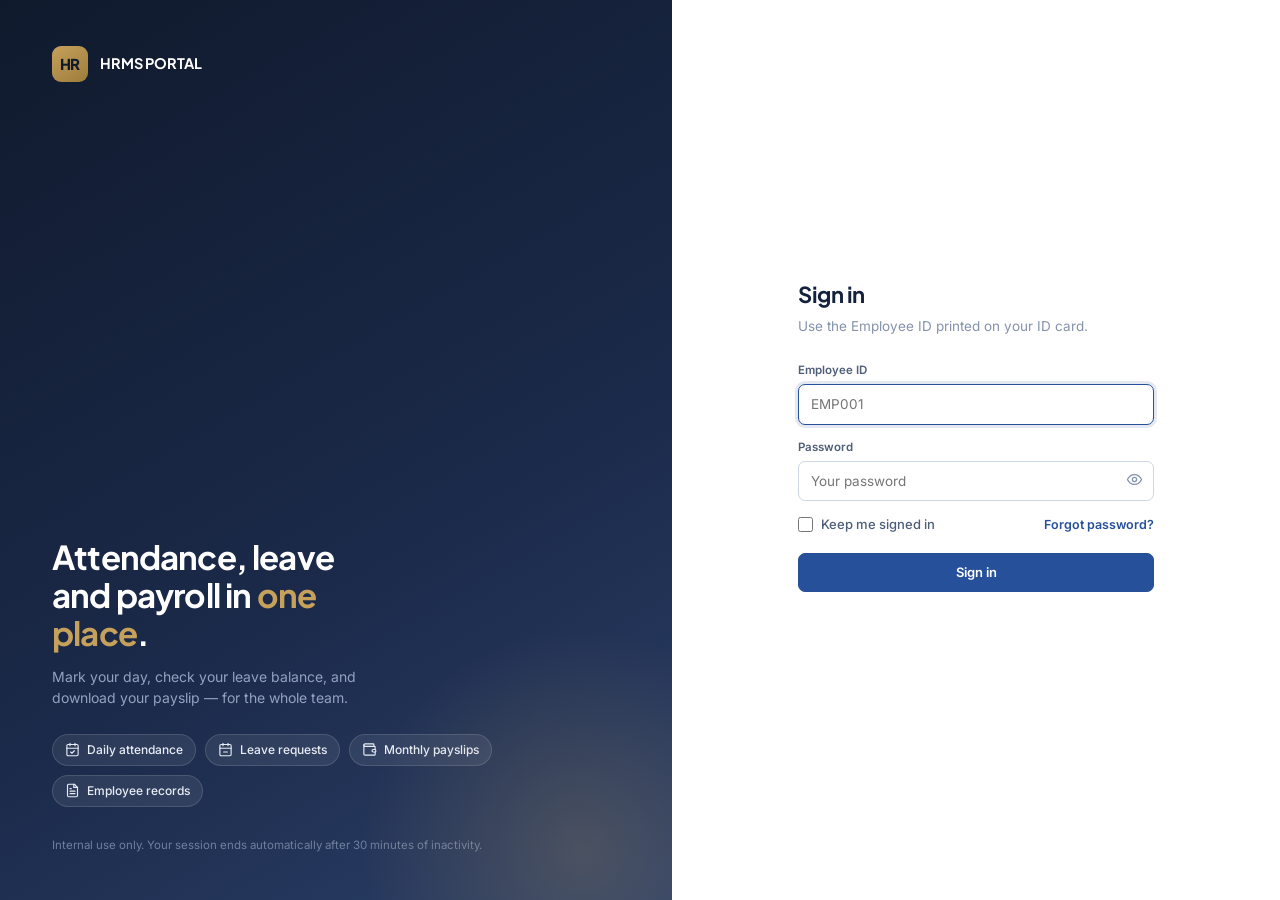
<file: attendance.html>
<!DOCTYPE html>
<html lang="en">
<head>
<meta charset="UTF-8">
<meta name="viewport" content="width=device-width, initial-scale=1">
<title>Mark attendance — OmNettwear HRMS</title>
<link rel="preconnect" href="https://fonts.gstatic.com" crossorigin>
<link href="https://fonts.googleapis.com/css2?family=Inter:wght@400;500;600;700&family=Plus+Jakarta+Sans:wght@600;700;800&family=IBM+Plex+Mono:wght@400;500;600&display=swap" rel="stylesheet">
<link rel="stylesheet" href="assets/app.css">
</head>
<body>

<div id="pageContent">

  <div id="punchView" class="grid g-2fr1" hidden>
    <div>
      <div class="card">
        <div class="card-head">
          <h2 id="punchIcon">Today's punch</h2>
          <span class="sub" id="punchShiftNote"></span>
        </div>
        <div class="card-body" style="text-align:center;padding:34px 22px">
          <div class="mono" id="punchClock" style="font-size:38px;font-weight:600;letter-spacing:-0.02em;margin-bottom:6px"></div>
          <div class="sub" id="punchDateLabel" style="margin-bottom:26px"></div>
          <div class="grid g3" id="punchStatus" style="margin-bottom:26px"></div>
          <button class="btn btn-primary btn-lg" id="punchBtn" style="min-width:220px"></button>
          <div id="punchNotice" style="margin-top:16px"></div>
        </div>
      </div>
    </div>
    <div>
      <div class="card">
        <div class="card-head"><h2 id="recentHead">Last 7 entries</h2></div>
        <div class="card-body tight" id="recent">
          <div style="padding:18px"><div class="skeleton" style="width:80%"></div>
          <div class="skeleton" style="width:60%;margin-top:10px"></div></div>
        </div>
      </div>
      <div class="card">
        <div class="card-head"><h2 id="corrIcon">Need a correction?</h2></div>
        <div class="card-body">
          <p class="sub" style="margin-bottom:14px">Wrong day marked, or missed a punch? Send a request with a reason — your manager approves it before anything changes.</p>
          <button class="btn" id="openCorrBtn" style="width:100%">Request a correction</button>
        </div>
      </div>
      <div class="card">
        <div class="card-head"><h2 id="myCorrIcon">My requests</h2></div>
        <div class="card-body tight" id="myCorrections">
          <div style="padding:18px"><div class="skeleton" style="width:70%"></div></div>
        </div>
      </div>
    </div>
  </div>

  <div id="adminView" class="grid g-2fr1" hidden>
    <div>
      <div class="tabs" id="modeTabs" style="margin-bottom:16px">
        <button class="tab active" data-mode="single">Single entry</button>
        <button class="tab" data-mode="bulk">Bulk mark</button>
      </div>

      <div class="card" id="singleCard">
        <div class="card-head">
          <h2 id="formIcon">Attendance entry</h2>
          <span class="sub" id="shiftNote"></span>
        </div>
        <div class="card-body">
          <div class="form-grid" id="whoRow">
            <div class="field">
              <label for="empSelect">Employee <span class="req">*</span></label>
              <select id="empSelect"></select>
            </div>
            <div class="field">
              <label for="attDate">Date <span class="req">*</span></label>
              <input type="date" id="attDate">
            </div>
          </div>

          <div class="field">
            <label for="status">Status <span class="req">*</span></label>
            <select id="status">
              <option value="Present">Present</option>
              <option value="Half-Day">Half day</option>
              <option value="Leave">Leave</option>
              <option value="Absent">Absent</option>
              <option value="Holiday">Holiday</option>
              <option value="Week-off">Week off</option>
            </select>
          </div>

          <div id="timeBlock">
            <div class="form-grid">
              <div class="field">
                <label for="inTime">In time</label>
                <div style="display:flex;gap:8px">
                  <input type="time" id="inTime">
                  <button class="btn btn-sm" id="nowIn" title="Use current time">Now</button>
                </div>
              </div>
              <div class="field">
                <label for="outTime">Out time</label>
                <div style="display:flex;gap:8px">
                  <input type="time" id="outTime">
                  <button class="btn btn-sm" id="nowOut" title="Use current time">Now</button>
                </div>
              </div>
            </div>
            <div id="preview"></div>
          </div>

          <div class="field">
            <label for="remarks">Remarks</label>
            <input type="text" id="remarks" placeholder="Optional — e.g. site visit, doctor appointment" maxlength="120">
          </div>

          <div style="display:flex;gap:9px;flex-wrap:wrap;margin-top:6px">
            <button class="btn btn-primary" id="saveBtn">Save attendance</button>
            <button class="btn" id="resetBtn">Reset form</button>
          </div>
        </div>
      </div>

      <div class="card" id="bulkCard" hidden>
        <div class="card-head">
          <h2>Bulk mark attendance</h2>
          <span class="sub">Select employees, pick one status, save all at once</span>
        </div>
        <div class="card-body">
          <div class="form-grid">
            <div class="field">
              <label for="bulkDate">Date <span class="req">*</span></label>
              <input type="date" id="bulkDate">
            </div>
            <div class="field">
              <label for="bulkStatus">Status <span class="req">*</span></label>
              <select id="bulkStatus">
                <option value="Present">Present</option>
                <option value="Absent">Absent</option>
                <option value="Half-Day">Half day</option>
                <option value="Leave">Leave</option>
                <option value="Holiday">Holiday</option>
                <option value="Week-off">Week off</option>
              </select>
            </div>
          </div>
          <div id="bulkTimeBlock" class="form-grid">
            <div class="field">
              <label for="bulkIn">In time (optional, applies to all)</label>
              <input type="time" id="bulkIn">
            </div>
            <div class="field">
              <label for="bulkOut">Out time (optional, applies to all)</label>
              <input type="time" id="bulkOut">
            </div>
          </div>

          <div class="field">
            <label>Employees <span class="req">*</span></label>
            <div style="display:flex;gap:8px;margin-bottom:8px">
              <input type="text" id="bulkSearch" placeholder="Search name, ID, department" style="flex:1">
              <button class="btn btn-sm" id="bulkSelectAll">Select all</button>
              <button class="btn btn-sm" id="bulkClearAll">Clear</button>
            </div>
            <div id="bulkList" class="table-wrap" style="max-height:340px;overflow:auto"></div>
          </div>

          <div style="display:flex;align-items:center;gap:8px;margin:10px 0">
            <input type="checkbox" id="bulkOverwrite" style="width:auto">
            <label for="bulkOverwrite" style="margin:0;font-weight:500">Overwrite if already marked</label>
          </div>

          <button class="btn btn-primary" id="bulkSaveBtn">Mark selected employees</button>
          <div id="bulkNotice" style="margin-top:14px"></div>
        </div>
      </div>
    </div>

    <div>
      <div class="card">
        <div class="card-head"><h2 id="recentHeadAdmin">Last 7 entries</h2></div>
        <div class="card-body tight" id="recentAdmin">
          <div style="padding:18px"><div class="skeleton" style="width:80%"></div></div>
        </div>
      </div>
      <div class="card">
        <div class="card-head"><h2 id="ruleHead">How hours are counted</h2></div>
        <div class="card-body" id="rules"></div>
      </div>
    </div>
  </div>

</div>

<!-- ============ CORRECTION REQUEST DIALOG ============ -->
<div class="overlay" id="corrDialog">
  <div class="dialog narrow">
    <div class="dialog-head"><h3>Request a correction</h3>
      <button class="btn btn-ghost btn-icon close" id="corrClose"></button></div>
    <div class="dialog-body">
      <div class="banner info">Your manager or HR approves this before the record changes.</div>
      <div class="field"><label for="crDate">Which date needs fixing? <span class="req">*</span></label>
        <input type="date" id="crDate"></div>
      <div class="field"><label for="crStatus">Correct status <span class="req">*</span></label>
        <select id="crStatus">
          <option value="Present">Present</option><option value="Half-Day">Half day</option>
          <option value="Leave">Leave</option><option value="Absent">Absent</option>
          <option value="Week-off">Week off</option><option value="Holiday">Holiday</option>
        </select></div>
      <div class="form-grid" id="crTimeBlock">
        <div class="field"><label for="crIn">Correct in time</label><input type="time" id="crIn"></div>
        <div class="field"><label for="crOut">Correct out time</label><input type="time" id="crOut"></div>
      </div>
      <div class="field"><label for="crReason">Reason <span class="req">*</span></label>
        <input type="text" id="crReason" maxlength="200" placeholder="e.g. forgot to punch out at 7 PM"></div>
    </div>
    <div class="dialog-foot">
      <button class="btn" id="crCancel">Cancel</button>
      <button class="btn btn-primary" id="crSend">Send for approval</button>
    </div>
  </div>
</div>

<script src="assets/app.js"></script>
<script>
const session = mountShell({ page: 'attendance', title: 'Mark attendance', sub: 'One record per employee per day' });
const admin = isAdmin();
const pc = session && (admin || String(session.role || '').toLowerCase() === 'pc');
let employees = [];

const st = appSettings();
const officeStart = st.OFFICE_START_TIME || '09:30 AM';
const stdHours = st.STANDARD_WORK_HOURS || 9;
const grace = Number(st.LATE_GRACE_MINUTES || 0);

el('rules').innerHTML =
  '<ul style="list-style:none;display:grid;gap:11px;font-size:13px;color:var(--text-2)">' +
  '<li style="display:flex;gap:9px">' + icon('clock', 16) + '<span><b>Working hours</b> = out time minus in time. Overnight shifts are handled.</span></li>' +
  '<li style="display:flex;gap:9px">' + icon('alert', 16) + '<span><b>Late</b> is flagged after ' + officeStart +
  (grace ? ' plus a ' + grace + ' minute grace' : '') + '.</span></li>' +
  '<li style="display:flex;gap:9px">' + icon('trend', 16) + '<span><b>Overtime</b> is anything beyond ' + stdHours + ' hours (4.5 on a half day).</span></li>' +
  '<li style="display:flex;gap:9px">' + icon('info', 16) + '<span>Leave, Absent, Holiday and Week off need no times.</span></li>' +
  '</ul>';
el('ruleHead').innerHTML = icon('info', 16) + 'How hours are counted';

function tickClock() {
  const now = new Date();
  el('punchClock').textContent = now.toLocaleTimeString('en-IN', { hour: '2-digit', minute: '2-digit', second: '2-digit' });
}

async function loadPunchState() {
  el('punchIcon').innerHTML = icon('clock', 16) + "Today's punch";
  el('punchDateLabel').textContent = niceDate(todayDMY());
  el('punchShiftNote').textContent = 'Shift starts ' + officeStart + ' \u00B7 ' + stdHours + ' hour day';
  el('corrIcon').innerHTML = icon('pencil', 16) + 'Need a correction?';
  el('myCorrIcon').innerHTML = icon('list', 16) + 'My requests';

  try {
    const res = await apiGet('bootstrap');
    const today = res.myAttendanceToday;
    const box = el('punchStatus');
    box.innerHTML =
      '<div class="stat tone-blue"><div class="stat-label">In time</div><div class="stat-value" style="font-size:20px">' + (today && today.inTime ? esc(today.inTime) : '\u2014') + '</div></div>' +
      '<div class="stat tone-green"><div class="stat-label">Out time</div><div class="stat-value" style="font-size:20px">' + (today && today.outTime ? esc(today.outTime) : '\u2014') + '</div></div>' +
      '<div class="stat tone-cyan"><div class="stat-label">Status</div><div class="stat-value" style="font-size:16px">' + (today ? pill(today.status) : '<span class="sub">Not started</span>') + '</div></div>';

    const btn = el('punchBtn');
    if (!today) {
      btn.textContent = 'Punch In';
      btn.className = 'btn btn-primary btn-lg';
      btn.disabled = false;
    } else if (!today.outTime) {
      btn.textContent = 'Punch Out';
      btn.className = 'btn btn-primary btn-lg';
      btn.disabled = false;
    } else {
      btn.textContent = 'Day complete';
      btn.className = 'btn btn-lg';
      btn.disabled = true;
    }
  } catch (e) {
    toast(e.message, 'bad');
  }
}

el('punchBtn').onclick = async function () {
  const btn = this;
  btn.disabled = true;
  const wasLabel = btn.textContent;
  btn.textContent = 'Punching\u2026';
  try {
    const res = await apiPost('punchAttendance', { employeeId: session.employeeId });
    toast(res.message, 'ok');
    await loadPunchState();
    loadRecent();
  } catch (e) {
    toast(e.message, 'bad');
    btn.disabled = false;
    btn.textContent = wasLabel;
  }
};

async function loadRecent() {
  const box = el('recent') || el('recentAdmin');
  if (!box) return;
  try {
    const res = await apiGet('attendance', admin || pc ? { employeeId: targetId() } : {});
    const rows = res.records.slice().sort(function (a, b) {
      return (dmyToISO(b.date) || '').localeCompare(dmyToISO(a.date) || '');
    }).slice(0, 7);

    if (!rows.length) {
      box.innerHTML = stateBlock('empty', 'No entries yet', 'Mark the first day and it will show up here.');
      return;
    }
    box.innerHTML = '<div class="table-wrap"><table><thead><tr><th>Date</th><th>Status</th><th class="num">Hrs</th></tr></thead><tbody>' +
      rows.map(function (r) {
        return '<tr><td><span class="mono" style="font-size:12.5px">' + esc(niceDate(r.date)) + '</span>' +
          (Number(r.lateMin) > 0 ? ' <span class="late-flag">+' + esc(r.lateMin) + 'm</span>' : '') + '</td>' +
          '<td>' + pill(r.status) + '</td><td class="num">' + esc(r.workingHours || 0) + '</td></tr>';
      }).join('') + '</tbody></table></div>';
  } catch (e) {
    box.innerHTML = stateBlock('error', 'Could not load entries', e.message);
  }
}

function crNeedsTimes() { return ['Present', 'Half-Day'].indexOf(el('crStatus').value) > -1; }
function crToggleTimes() {
  el('crTimeBlock').hidden = !crNeedsTimes();
  if (!crNeedsTimes()) { el('crIn').value = ''; el('crOut').value = ''; }
}
el('crStatus').onchange = crToggleTimes;

el('openCorrBtn').onclick = function () {
  el('crDate').max = iso(new Date());
  el('crDate').value = iso(new Date());
  el('crStatus').value = 'Present';
  el('crIn').value = ''; el('crOut').value = ''; el('crReason').value = '';
  crToggleTimes();
  openDialog('corrDialog');
};
el('corrClose').onclick = el('crCancel').onclick = function () { closeDialog('corrDialog'); };

el('crSend').onclick = async function () {
  const dateISO = el('crDate').value;
  const reason = el('crReason').value.trim();
  if (!dateISO || !reason) { toast('Date and reason are both needed', 'warn'); return; }
  const btn = this;
  btn.disabled = true; btn.textContent = 'Sending\u2026';
  try {
    const res = await apiPost('requestCorrection', {
      employeeId: session.employeeId, date: isoToDMY(dateISO), newStatus: el('crStatus').value,
      newInTime: crNeedsTimes() && el('crIn').value ? to12h(el('crIn').value) : '',
      newOutTime: crNeedsTimes() && el('crOut').value ? to12h(el('crOut').value) : '',
      reason: reason
    });
    toast(res.message, 'ok');
    closeDialog('corrDialog');
    loadMyCorrections();
  } catch (e) { toast(e.message, 'bad'); }
  btn.disabled = false; btn.textContent = 'Send for approval';
};

async function loadMyCorrections() {
  const box = el('myCorrections');
  try {
    const res = await apiGet('corrections');
    if (!res.corrections.length) {
      box.innerHTML = stateBlock('empty', 'No requests', 'Corrections you send will appear here.');
      return;
    }
    box.innerHTML = '<div class="table-wrap"><table><thead><tr><th>Date</th><th>New status</th><th>Status</th></tr></thead><tbody>' +
      res.corrections.map(function (c) {
        return '<tr><td class="mono" style="font-size:12.5px">' + esc(niceDate(c.attendanceDate)) + '</td>' +
          '<td>' + pill(c.newStatus) + '</td><td>' + pill(c.status) + '</td></tr>';
      }).join('') + '</tbody></table></div>';
  } catch (e) {
    box.innerHTML = stateBlock('error', 'Could not load requests', e.message);
  }
}

function targetId() { return el('empSelect') ? el('empSelect').value : session.employeeId; }
function needsTimes() { return ['Present', 'Half-Day'].indexOf(el('status').value) > -1; }

function toggleTimes() {
  el('timeBlock').style.display = needsTimes() ? '' : 'none';
  updatePreview();
}

function updatePreview() {
  const box = el('preview');
  if (!needsTimes()) { box.innerHTML = ''; return; }
  const a = el('inTime').value, b = el('outTime').value;
  if (!a || !b) {
    box.innerHTML = '<div class="banner info" style="margin:0 0 14px">' + icon('info', 17) +
      '<div>Add both times and the hours, overtime and late minutes appear here.</div></div>';
    return;
  }
  const toMin = function (t) { const p = t.split(':'); return Number(p[0]) * 60 + Number(p[1]); };
  let diff = toMin(b) - toMin(a);
  if (diff < 0) diff += 1440;
  const hours = Math.round(diff / 60 * 100) / 100;
  const std = el('status').value === 'Half-Day' ? Number(st.HALF_DAY_HOURS || 4.5) : Number(stdHours);
  const ot = Math.max(0, Math.round((diff - std * 60) / 60 * 100) / 100);
  const startMin = toMin(to24h(officeStart) || '09:30');
  const late = Math.max(0, toMin(a) - startMin - grace);

  box.innerHTML = '<div class="grid g3" style="margin-bottom:14px">' +
    '<div class="stat tone-blue"><div class="stat-label">Working hours</div><div class="stat-value">' + hours + '</div></div>' +
    '<div class="stat tone-green"><div class="stat-label">Overtime</div><div class="stat-value">' + ot + '</div></div>' +
    '<div class="stat ' + (late ? 'tone-red' : 'tone-cyan') + '"><div class="stat-label">Late</div><div class="stat-value">' +
    late + '<span style="font-size:13px;font-weight:500;color:var(--text-3)"> min</span></div></div></div>';
}

async function save(overwrite) {
  const btn = el('saveBtn');
  const dateISO = el('attDate').value;
  if (!dateISO) { toast('Pick a date first.', 'warn'); return; }

  const payload = {
    employeeId: targetId(), date: isoToDMY(dateISO), status: el('status').value,
    inTime: needsTimes() ? to12h(el('inTime').value) : '',
    outTime: needsTimes() ? to12h(el('outTime').value) : '',
    remarks: el('remarks').value.trim(), overwrite: !!overwrite
  };

  btn.disabled = true;
  btn.textContent = 'Saving\u2026';
  try {
    const res = await apiPost('submitAttendance', payload);
    if (res.result === 'duplicate') {
      btn.disabled = false; btn.textContent = 'Save attendance';
      const yes = await confirmAction({ title: 'Already marked', body: res.message + ' Replace it with this entry?', confirmLabel: 'Replace entry', cancelLabel: 'Leave as is' });
      if (yes) save(true);
      return;
    }
    toast(res.message, 'ok');
    el('remarks').value = '';
    loadRecent();
  } catch (e) { toast(e.message, 'bad'); }
  btn.disabled = false;
  btn.textContent = 'Save attendance';
}

function setupSingle() {
  el('formIcon').innerHTML = icon('calendar-check', 16) + 'Attendance entry';
  el('recentHeadAdmin').innerHTML = icon('clock', 16) + 'Last 7 entries';
  el('shiftNote').textContent = 'Shift starts ' + officeStart + ' \u00B7 ' + stdHours + ' hour day';
  el('attDate').value = iso(new Date());
  el('attDate').max = iso(new Date());
  el('empSelect').innerHTML = employees.map(function (e) {
    return '<option value="' + esc(e.employeeId) + '">' + esc(e.name) + ' \u00B7 ' + esc(e.employeeId) + '</option>';
  }).join('');
  el('empSelect').onchange = loadRecent;
  el('status').onchange = toggleTimes;
  el('inTime').oninput = el('outTime').oninput = updatePreview;
  el('nowIn').onclick = function () { el('inTime').value = new Date().toTimeString().slice(0, 5); updatePreview(); };
  el('nowOut').onclick = function () { el('outTime').value = new Date().toTimeString().slice(0, 5); updatePreview(); };
  el('resetBtn').onclick = function () {
    el('attDate').value = iso(new Date()); el('status').value = 'Present';
    el('inTime').value = ''; el('outTime').value = ''; el('remarks').value = '';
    toggleTimes();
  };
  el('saveBtn').onclick = function () { save(false); };
  toggleTimes();
  loadRecent();
}

let bulkSelected = {};

function renderBulkList(filterText) {
  const q = (filterText || '').trim().toLowerCase();
  const rows = employees.filter(function (e) {
    if (!q) return true;
    return (e.name + ' ' + e.employeeId + ' ' + (e.department || '')).toLowerCase().indexOf(q) > -1;
  });
  el('bulkList').innerHTML = '<table><tbody>' + rows.map(function (e) {
    const checked = bulkSelected[e.employeeId] ? ' checked' : '';
    return '<tr><td style="width:36px"><input type="checkbox" class="bulk-chk" data-id="' + esc(e.employeeId) +
      '"' + checked + ' style="width:auto"></td>' +
      '<td>' + esc(e.name) + '<br><span class="mono" style="font-size:11px;color:var(--text-3)">' + esc(e.employeeId) +
      ' \u00B7 ' + esc(e.department || '') + '</span></td></tr>';
  }).join('') + '</tbody></table>';
  Array.prototype.forEach.call(document.querySelectorAll('.bulk-chk'), function (cb) {
    cb.onchange = function () {
      if (this.checked) bulkSelected[this.dataset.id] = true; else delete bulkSelected[this.dataset.id];
    };
  });
}

function setupBulk() {
  el('bulkDate').value = iso(new Date());
  el('bulkDate').max = iso(new Date());
  renderBulkList('');
  el('bulkSearch').oninput = function () { renderBulkList(this.value); };
  el('bulkSelectAll').onclick = function () {
    employees.forEach(function (e) { bulkSelected[e.employeeId] = true; });
    renderBulkList(el('bulkSearch').value);
  };
  el('bulkClearAll').onclick = function () { bulkSelected = {}; renderBulkList(el('bulkSearch').value); };
  el('bulkStatus').onchange = function () {
    el('bulkTimeBlock').style.display = ['Present', 'Half-Day'].indexOf(this.value) > -1 ? '' : 'none';
  };
  el('bulkStatus').onchange();

  el('bulkSaveBtn').onclick = async function () {
    const ids = Object.keys(bulkSelected);
    if (!ids.length) { toast('Select at least one employee', 'warn'); return; }
    const btn = this;
    btn.disabled = true; btn.textContent = 'Marking\u2026';
    try {
      const res = await apiPost('bulkAttendance', {
        date: isoToDMY(el('bulkDate').value), status: el('bulkStatus').value,
        employeeIds: ids, inTime: el('bulkIn').value ? to12h(el('bulkIn').value) : '',
        outTime: el('bulkOut').value ? to12h(el('bulkOut').value) : '',
        overwrite: el('bulkOverwrite').checked
      });
      el('bulkNotice').innerHTML = '<div class="banner ' + (res.skipped ? 'warn' : 'ok') + '">' + icon('check', 17) + '<div>' + esc(res.message) + '</div></div>';
      toast(res.message, 'ok');
    } catch (e) { toast(e.message, 'bad'); }
    btn.disabled = false; btn.textContent = 'Mark selected employees';
  };
}

Array.prototype.forEach.call(document.querySelectorAll('#modeTabs .tab'), function (tabBtn) {
  tabBtn.onclick = function () {
    Array.prototype.forEach.call(document.querySelectorAll('#modeTabs .tab'), function (t) { t.classList.remove('active'); });
    this.classList.add('active');
    const mode = this.dataset.mode;
    el('singleCard').hidden = mode !== 'single';
    el('bulkCard').hidden = mode !== 'bulk';
  };
});

(async function init() {
  if (!session) return;
  if (pc) {
    el('adminView').hidden = false;
    try {
      const res = await apiGet('employees');
      employees = res.employees.filter(function (e) { return e.status !== 'Inactive'; });
    } catch (e) { toast(e.message, 'bad'); }
    setupSingle();
    setupBulk();
  } else {
    el('punchView').hidden = false;
    tickClock();
    setInterval(tickClock, 1000);
    await loadPunchState();
    loadRecent();
    loadMyCorrections();
  }
})();
</script>
</body>
</html>
</file>
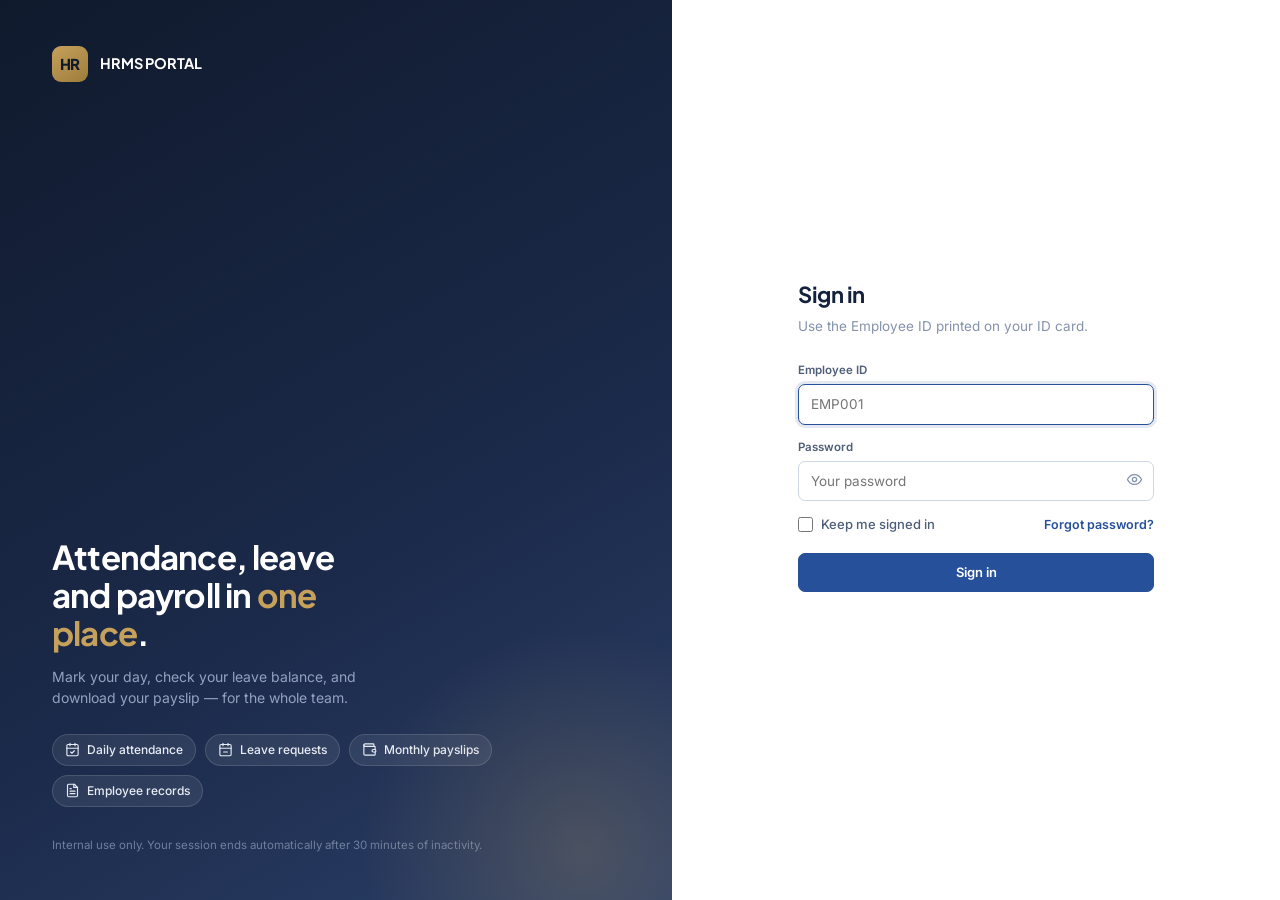
<file: dashboard.html>
<!DOCTYPE html>
<html lang="en">
<head>
<meta charset="UTF-8">
<meta name="viewport" content="width=device-width, initial-scale=1">
<title>Dashboard — OmNettwear HRMS</title>
<link rel="preconnect" href="https://fonts.gstatic.com" crossorigin>
<link href="https://fonts.googleapis.com/css2?family=Inter:wght@400;500;600;700&family=Plus+Jakarta+Sans:wght@600;700;800&family=IBM+Plex+Mono:wght@400;500;600&display=swap" rel="stylesheet">
<link rel="stylesheet" href="assets/app.css">
</head>
<body>

<div id="pageContent">
  <div id="hero"></div>
  <div id="board">
    <div class="grid g4">
      <div class="stat"><div class="skeleton" style="width:60%"></div><div class="skeleton" style="width:40%;height:24px;margin-top:12px"></div></div>
      <div class="stat"><div class="skeleton" style="width:60%"></div><div class="skeleton" style="width:40%;height:24px;margin-top:12px"></div></div>
      <div class="stat"><div class="skeleton" style="width:60%"></div><div class="skeleton" style="width:40%;height:24px;margin-top:12px"></div></div>
      <div class="stat"><div class="skeleton" style="width:60%"></div><div class="skeleton" style="width:40%;height:24px;margin-top:12px"></div></div>
    </div>
  </div>
</div>

<script src="assets/app.js"></script>
<script>
const session = mountShell({ page: 'dashboard', title: 'Dashboard', sub: 'Your day at a glance' });

function greeting() {
  const h = new Date().getHours();
  return h < 12 ? 'Good morning' : h < 17 ? 'Good afternoon' : 'Good evening';
}

function statTile(o) {
  return '<div class="stat ' + (o.tone || '') + '">' +
    '<div class="stat-top"><span class="stat-icon">' + icon(o.icon, 16) + '</span>' +
    '<span class="stat-label">' + esc(o.label) + '</span></div>' +
    '<div class="stat-value">' + esc(String(o.value)) + '</div>' +
    (o.foot ? '<div class="stat-foot">' + esc(o.foot) + '</div>' : '') + '</div>';
}

function renderHero(d) {
  const a = d.myAttendanceToday;
  let right;
  if (a) {
    right = '<div style="display:flex;gap:22px;flex-wrap:wrap;align-items:center">' +
      '<div><div class="stat-label">Today</div>' + pill(a.status) + '</div>' +
      '<div><div class="stat-label">In</div><div class="mono" style="font-weight:600">' + esc(a.inTime || '\u2014') + '</div></div>' +
      '<div><div class="stat-label">Out</div><div class="mono" style="font-weight:600">' + esc(a.outTime || '\u2014') + '</div></div>' +
      '<div><div class="stat-label">Hours</div><div class="mono" style="font-weight:600">' + esc(a.workingHours || 0) + '</div></div>' +
      '<a class="btn btn-sm" href="attendance.html">' + icon('pencil', 14) + 'Correct entry</a></div>';
  } else {
    right = '<a class="btn btn-primary" href="attendance.html">' + icon('calendar-check', 16) + 'Mark today\'s attendance</a>';
  }

  el('hero').innerHTML =
    '<div class="card" style="margin-bottom:18px"><div class="card-body" style="display:flex;gap:18px;align-items:center;flex-wrap:wrap">' +
      avatarHtml(d.me, 'avatar lg') +
      '<div style="min-width:200px;flex:1">' +
        '<div style="font-family:var(--font-display);font-size:19px;font-weight:700;letter-spacing:-.02em">' +
          greeting() + ', ' + esc(String(d.me.name || session.name).split(' ')[0]) + '</div>' +
        '<div class="muted" style="font-size:13px;margin-top:2px">' +
          esc([d.me.designation, d.me.department].filter(Boolean).join(' \u00B7 ') || 'Employee') +
          ' \u00B7 <span class="mono">' + esc(d.me.employeeId || session.employeeId) + '</span></div>' +
      '</div>' + right +
    '</div></div>';
}

function renderAdmin(d) {
  const a = d.admin;
  const marked = a.headcount - a.notMarked;
  const tiles = [
    statTile({ icon: 'users', label: 'Active headcount', value: a.headcount, foot: a.inactive ? a.inactive + ' inactive' : 'All records active' }),
    statTile({ icon: 'check-circle', label: 'Present today', value: a.counts.Present, tone: 'tone-green', foot: a.counts['Half-Day'] + ' half day' }),
    statTile({ icon: 'x-circle', label: 'Absent today', value: a.counts.Absent, tone: 'tone-red', foot: a.counts.Leave + ' on leave' }),
    statTile({ icon: 'clock', label: 'Late arrivals', value: a.late, tone: 'tone-amber', foot: 'After grace period' }),
    statTile({ icon: 'alert', label: 'Not marked yet', value: a.notMarked, tone: 'tone-cyan', foot: marked + ' of ' + a.headcount + ' recorded' }),
    statTile({ icon: 'inbox', label: 'Leave requests', value: a.pendingLeaves, tone: 'tone-violet', foot: 'Waiting on you' })
  ].join('');

  const rows = a.todayRecords.length ? a.todayRecords.map(function (r) {
    const late = Number(r.lateMin) > 0;
    return '<tr><td><div class="who-cell">' + avatarHtml({ name: r.name }, 'avatar sm') +
      '<div><b>' + esc(r.name) + '</b><span>' + esc(r.employeeId) + '</span></div></div></td>' +
      '<td>' + pill(r.status) + '</td>' +
      '<td class="mono">' + esc(r.inTime || '\u2014') + '</td>' +
      '<td class="mono">' + esc(r.outTime || '\u2014') + '</td>' +
      '<td class="num">' + esc(r.workingHours || 0) + '</td>' +
      '<td>' + (late ? '<span class="late-flag">+' + esc(r.lateMin) + 'm</span>' : '<span class="dash">\u2014</span>') + '</td></tr>';
  }).join('') : '';

  const maxDept = a.departments.length ? a.departments[0].count : 1;
  const deptBars = a.departments.map(function (x) {
    return '<div class="bar-row"><span class="bar-label">' + esc(x.name) + '</span>' +
      '<span class="bar-track"><span class="bar-fill" style="width:' + Math.round(x.count / maxDept * 100) + '%"></span></span>' +
      '<span class="bar-val">' + x.count + '</span></div>';
  }).join('');

  return '<div class="section-title">' + icon('shield', 13) + 'Today across the store</div>' +
    '<div class="grid g6">' + tiles + '</div>' +
    (a.missingStructure ? '<div class="banner warn" style="margin-top:16px">' + icon('alert', 17) +
      '<div><b>' + a.missingStructure + ' employee(s) have no salary structure.</b> Payroll will skip them. ' +
      'Add one under Employees \u2192 Salary.</div></div>' : '') +
    '<div class="grid g-2fr1" style="margin-top:18px">' +
      '<div class="card"><div class="card-head"><h2>' + icon('list', 16) + 'Attendance marked today</h2>' +
        '<span class="sub">' + niceDate(d.today) + '</span>' +
        '<div class="right"><a class="btn btn-sm" href="admin.html?tab=records">Open records' + icon('right', 14) + '</a></div></div>' +
        '<div class="card-body tight">' + (rows
          ? '<div class="table-wrap"><table><thead><tr><th>Employee</th><th>Status</th><th>In</th><th>Out</th>' +
            '<th class="num">Hours</th><th>Late</th></tr></thead><tbody>' + rows + '</tbody></table></div>'
          : stateBlock('empty', 'Nothing marked yet', 'As the team marks attendance today, it will appear here.')) +
        '</div></div>' +
      '<div class="card"><div class="card-head"><h2>' + icon('building', 16) + 'Team by department</h2></div>' +
        '<div class="card-body">' + (deptBars || '<p class="muted">No departments set on employee records yet.</p>') + '</div></div>' +
    '</div>';
}

function renderMine(d) {
  const s = d.mySummary;
  const tiles = [
    statTile({ icon: 'check-circle', label: 'Present', value: s.present, tone: 'tone-green', foot: s.halfDay + ' half day' }),
    statTile({ icon: 'x-circle', label: 'Absent', value: s.absent, tone: 'tone-red' }),
    statTile({ icon: 'calendar-minus', label: 'Leave taken', value: s.leave, tone: 'tone-amber' }),
    statTile({ icon: 'clock', label: 'Hours worked', value: s.hours, tone: 'tone-blue', foot: s.ot + ' hrs overtime' }),
    statTile({ icon: 'alert', label: 'Late marks', value: s.late, tone: 'tone-cyan' })
  ].join('');

  const bal = (d.leaveBalance || []).map(function (b) {
    const pct = b.allotted > 0 ? Math.min(100, Math.round(b.used / b.allotted * 100)) : 0;
    const tone = b.balance <= 0 ? 'var(--red)' : b.balance <= 2 ? 'var(--amber)' : 'var(--green)';
    return '<div class="bar-row"><span class="bar-label">' + esc(b.type) + '</span>' +
      '<span class="bar-track"><span class="bar-fill" style="width:' + pct + '%;background:' + tone + '"></span></span>' +
      '<span class="bar-val">' + b.balance + '</span></div>';
  }).join('');

  const leaves = (d.myLeaves || []).length ? '<div class="timeline">' + d.myLeaves.map(function (l) {
    const tone = l.status === 'Approved' ? 'var(--green)' : l.status === 'Rejected' ? 'var(--red)' : 'var(--amber)';
    return '<div class="timeline-item" style="--tone:' + tone + '">' +
      '<div class="t-title">' + esc(l.leaveType) + ' \u00B7 ' + esc(l.days) + ' day(s)</div>' +
      '<div class="t-meta">' + niceDate(l.fromDate) + ' \u2192 ' + niceDate(l.toDate) + ' \u00B7 ' + esc(l.status) + '</div></div>';
  }).join('') + '</div>' : '<p class="muted" style="font-size:13px">No leave requests yet. Apply from the Leave page.</p>';

  const slip = (d.myPayslips || [])[0];
  const slipCard = slip
    ? '<div style="display:flex;align-items:baseline;gap:8px"><span class="stat-value">' + money(slip.netPay) + '</span>' +
      '<span class="muted" style="font-size:12px">net</span></div>' +
      '<div class="muted" style="font-size:12.5px;margin:4px 0 14px">' + niceMonth(slip.month) +
      ' \u00B7 ' + esc(slip.payableDays) + ' payable days</div>' +
      '<a class="btn btn-sm btn-dark" href="payslip.html?id=' + encodeURIComponent(slip.payslipId) + '">' +
      icon('file', 14) + 'View payslip</a>'
    : '<p class="muted" style="font-size:13px">No payslip published yet. It appears here once HR runs payroll for the month.</p>';

  const bdays = (d.birthdays || []).length ? d.birthdays.slice(0, 6).map(function (b) {
    return '<div class="bar-row" style="margin-bottom:8px">' + avatarHtml({ name: b.name }, 'avatar sm') +
      '<span style="font-size:13px;font-weight:500;flex:1">' + esc(b.name) + '</span>' +
      '<span class="mono" style="font-size:12px;color:var(--text-3)">' + esc(String(b.dateOfBirth).slice(0, 5)) + '</span></div>';
  }).join('') : '<p class="muted" style="font-size:13px">No birthdays on record this month.</p>';

  return '<div class="section-title">' + icon('trend', 13) + 'My month \u00B7 ' + esc(niceMonth(d.month)) + '</div>' +
    '<div class="grid g5">' + tiles + '</div>' +
    '<div class="grid g3" style="margin-top:18px">' +
      '<div class="card"><div class="card-head"><h2>' + icon('calendar-minus', 16) + 'Leave balance</h2>' +
        '<div class="right"><a class="btn btn-sm" href="leave.html">Apply' + icon('right', 14) + '</a></div></div>' +
        '<div class="card-body">' + (bal || '<p class="muted">No leave policy set.</p>') +
        '<div style="border-top:1px solid var(--line);margin-top:6px;padding-top:12px">' + leaves + '</div></div></div>' +
      '<div class="card"><div class="card-head"><h2>' + icon('wallet', 16) + 'Latest payslip</h2></div>' +
        '<div class="card-body">' + slipCard + '</div></div>' +
      '<div class="card"><div class="card-head"><h2>' + icon('gift', 16) + 'Birthdays this month</h2></div>' +
        '<div class="card-body">' + bdays +
        (d.nextHoliday ? '<div style="border-top:1px solid var(--line);margin-top:12px;padding-top:12px">' +
          '<div class="stat-label">Next holiday</div><div style="font-size:13.5px;font-weight:600">' +
          esc(d.nextHoliday.occasion) + '</div><div class="muted mono" style="font-size:12px">' +
          niceDate(d.nextHoliday.date) + '</div></div>' : '') +
        '</div></div>' +
    '</div>';
}

async function load() {
  try {
    const d = await apiGet('bootstrap');
    renderHero(d);
    el('board').innerHTML = (d.admin ? renderAdmin(d) : '') + renderMine(d);
    if (d.admin) setNavBadge('pendingLeaves', d.admin.pendingLeaves);
  } catch (e) {
    el('board').innerHTML = stateBlock('error', 'Could not load your dashboard', e.message);
  }
}

if (session) load();
</script>
</body>
</html>
</file>
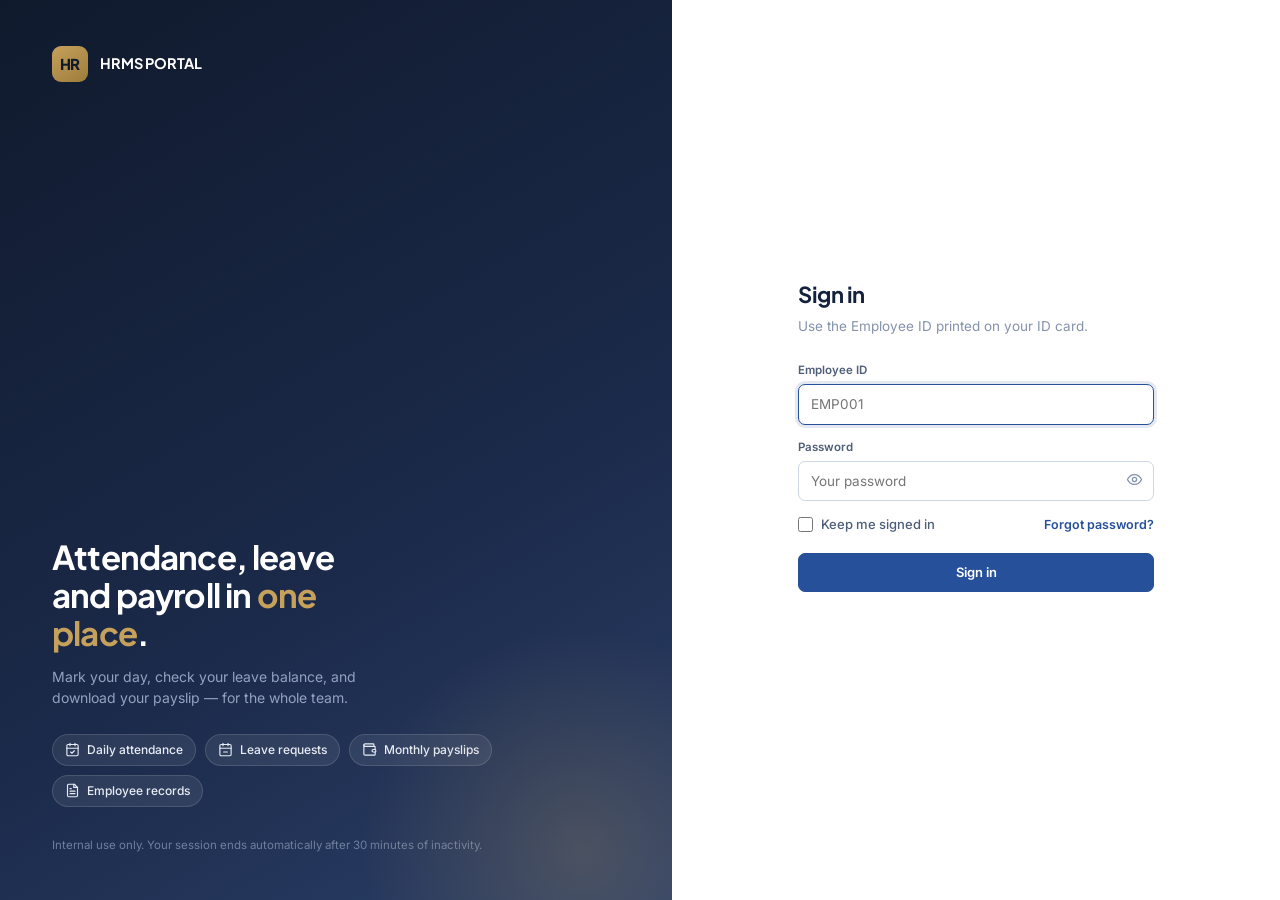
<file: history.html>
<!DOCTYPE html>
<html lang="en">
<head>
<meta charset="UTF-8">
<meta name="viewport" content="width=device-width, initial-scale=1">
<title>Attendance log — OmNettwear HRMS</title>
<link rel="preconnect" href="https://fonts.gstatic.com" crossorigin>
<link href="https://fonts.googleapis.com/css2?family=Inter:wght@400;500;600;700&family=Plus+Jakarta+Sans:wght@600;700;800&family=IBM+Plex+Mono:wght@400;500;600&display=swap" rel="stylesheet">
<link rel="stylesheet" href="assets/app.css">
</head>
<body>

<div id="pageContent">
  <div class="card">
    <div class="card-body">
      <div class="filters">
        <div class="field" style="margin:0" id="empField"></div>
        <div class="field" style="margin:0">
          <label for="month">Month</label>
          <input type="month" id="month">
        </div>
        <div class="field" style="margin:0">
          <label for="statusFilter">Status</label>
          <select id="statusFilter">
            <option value="">All statuses</option>
            <option>Present</option><option>Half-Day</option><option>Leave</option>
            <option>Absent</option><option>Holiday</option><option>Week-off</option>
          </select>
        </div>
        <div class="field" style="margin:0">
          <label for="search">Search</label>
          <div class="search-box"><span id="searchIcon"></span>
            <input type="text" id="search" placeholder="Name, ID or remark">
          </div>
        </div>
        <div class="actions">
          <button class="btn" id="clearBtn">Clear</button>
          <button class="btn" id="exportBtn">Export</button>
        </div>
      </div>
    </div>
  </div>

  <div class="grid g6" style="margin-top:18px" id="summary"></div>

  <div class="card" style="margin-top:18px">
    <div class="card-head">
      <h2 id="logHead">Records</h2>
      <span class="sub" id="countNote"></span>
      <div class="right">
        <div class="btn-group">
          <button id="btnCal" class="active">Calendar</button>
          <button id="btnList">List</button>
        </div>
      </div>
    </div>
    <div class="card-body tight" id="listView" style="display:none"><div style="padding:18px"><div class="skeleton" style="width:70%"></div></div></div>
    <div class="card-body" id="calView"></div>
  </div>
</div>

<script src="assets/app.js"></script>
<script>
const session = mountShell({ page: 'history', title: 'Attendance log', sub: 'Day-by-day record with monthly totals' });
const admin = isAdmin();
let all = [], holidays = {}, view = 'cal', liveSettings = {};

el('logHead').innerHTML = icon('clock', 16) + 'Records';
el('searchIcon').innerHTML = icon('search', 15);
el('btnList').innerHTML = icon('list', 14) + 'List';
el('btnCal').innerHTML = icon('calendar', 14) + 'Calendar';
el('exportBtn').innerHTML = icon('download', 15) + 'Export';
el('month').value = currentYM();

if (admin) {
  el('empField').innerHTML = '<label for="empSelect">Employee</label><select id="empSelect"><option value="">Whole team</option></select>';
} else {
  el('empField').innerHTML = '<label>Employee</label><input type="text" class="mono-input" readonly value="' +
    esc(session.employeeId + ' \u2014 ' + session.name) + '">';
}

function filtered() {
  const m = el('month').value;
  const s = el('statusFilter').value;
  const q = el('search').value.trim().toLowerCase();
  const emp = el('empSelect') ? el('empSelect').value : '';
  return all.filter(function (r) {
    if (m && monthOfDMY(r.date) !== m) return false;
    if (s && r.status !== s) return false;
    if (emp && String(r.employeeId) !== emp) return false;
    if (q && [r.name, r.employeeId, r.remarks].join(' ').toLowerCase().indexOf(q) === -1) return false;
    return true;
  }).sort(function (a, b) { return (dmyToISO(b.date) || '').localeCompare(dmyToISO(a.date) || ''); });
}

function renderSummary(rows) {
  const c = { Present: 0, 'Half-Day': 0, Leave: 0, Absent: 0, Holiday: 0, 'Week-off': 0 };
  let hours = 0, ot = 0, late = 0;
  rows.forEach(function (r) {
    if (c[r.status] !== undefined) c[r.status]++;
    hours += Number(r.workingHours) || 0;
    ot += Number(r.ot) || 0;
    if (Number(r.lateMin) > 0) late++;
  });
  const t = function (label, value, tone, ic, foot) {
    return '<div class="stat ' + tone + '"><div class="stat-top"><span class="stat-icon">' + icon(ic, 15) +
      '</span><span class="stat-label">' + label + '</span></div><div class="stat-value">' + value + '</div>' +
      (foot ? '<div class="stat-foot">' + foot + '</div>' : '') + '</div>';
  };
  el('summary').innerHTML =
    t('Present', c.Present, 'tone-green', 'check-circle', c['Half-Day'] + ' half day') +
    t('Absent', c.Absent, 'tone-red', 'x-circle') +
    t('Leave', c.Leave, 'tone-amber', 'calendar-minus') +
    t('Holiday / off', c.Holiday + c['Week-off'], 'tone-violet', 'sun') +
    t('Hours', Math.round(hours * 10) / 10, 'tone-blue', 'clock', Math.round(ot * 10) / 10 + ' hrs OT') +
    t('Late marks', late, 'tone-cyan', 'alert');
}

function renderList(rows) {
  el('countNote').textContent = rows.length + ' record(s)';
  if (!rows.length) {
    el('listView').innerHTML = stateBlock('empty', 'No records match', 'Try a different month or clear the filters.');
    return;
  }
  el('listView').innerHTML = '<div class="table-wrap"><table><thead><tr>' +
    '<th>Date</th>' + (admin ? '<th>Employee</th>' : '') +
    '<th>Status</th><th>In</th><th>Out</th><th class="num">Hours</th><th class="num">OT</th><th>Late</th><th>Remarks</th>' +
    '</tr></thead><tbody>' + rows.map(function (r) {
      return '<tr><td class="mono" style="font-size:12.5px;white-space:nowrap">' + esc(niceDate(r.date)) + '</td>' +
        (admin ? '<td><div class="who-cell">' + avatarHtml({ name: r.name }, 'avatar sm') +
          '<div><b>' + esc(r.name) + '</b><span>' + esc(r.employeeId) + '</span></div></div></td>' : '') +
        '<td>' + pill(r.status) + '</td>' +
        '<td class="mono">' + esc(r.inTime || '\u2014') + '</td>' +
        '<td class="mono">' + esc(r.outTime || '\u2014') + '</td>' +
        '<td class="num">' + esc(r.workingHours || 0) + '</td>' +
        '<td class="num">' + esc(r.ot || 0) + '</td>' +
        '<td>' + (Number(r.lateMin) > 0 ? '<span class="late-flag">+' + esc(r.lateMin) + 'm</span>' : '<span class="dash">\u2014</span>') + '</td>' +
        '<td class="muted" style="max-width:220px">' + esc(r.remarks || '') + '</td></tr>';
    }).join('') + '</tbody></table></div>';
}

const CODE = { Present: 'P', 'Half-Day': 'HD', Leave: 'L', Absent: 'A', Holiday: 'H', 'Week-off': 'WO' };

function renderCalendar(rows) {
  const m = el('month').value || currentYM();
  const year = Number(m.split('-')[0]), mon = Number(m.split('-')[1]);
  const days = new Date(year, mon, 0).getDate();
  const first = new Date(year, mon - 1, 1).getDay();
  const byDate = {};
  rows.forEach(function (r) { byDate[r.date] = r; });
  const today = todayDMY();

  let html = '<div class="cal-grid">' +
    ['Sun', 'Mon', 'Tue', 'Wed', 'Thu', 'Fri', 'Sat'].map(function (d) { return '<div class="cal-dow">' + d + '</div>'; }).join('');
  for (let i = 0; i < first; i++) html += '<div class="cal-cell empty"></div>';
  for (let d = 1; d <= days; d++) {
    const key = String(d).padStart(2, '0') + '-' + String(mon).padStart(2, '0') + '-' + year;
    const rec = byDate[key];
    const hol = holidays[key];
    const status = rec ? rec.status : (hol ? 'Holiday' : '');
    /* Filled solid colour per status, admin-configurable — plain black
       text on top rather than status-tinted text, per the house style. */
    const fill = status ? statusColor(liveSettings, status) : null;
    const style = fill ? ' style="background:' + fill + ';border-color:' + fill + ';color:#000"' : '';
    html += '<div class="cal-cell' + (key === today ? ' today' : '') + '"' + style +
      ' title="' + esc(hol || (rec ? rec.status : '')) + '">' +
      '<span class="d" style="color:#000">' + d + '</span>' +
      '<span class="code" style="color:#000">' + esc(status ? (CODE[status] || status) : '') + '</span></div>';
  }
  html += '</div><div class="legend" style="margin-top:14px">' +
    ['Present', 'Half-Day', 'Leave', 'Absent', 'Holiday'].map(function (name) {
      return '<span><i style="background:' + statusColor(liveSettings, name) + '"></i>' + name.replace('-', ' ') + '</span>';
    }).join('') +
    '<span class="muted">Blank means nothing was marked.</span></div>';
  el('calView').innerHTML = html;
}

function draw() {
  const rows = filtered();
  renderSummary(rows);
  renderList(rows);
  renderCalendar(rows);
}

function switchView(v) {
  view = v;
  el('btnList').classList.toggle('active', v === 'list');
  el('btnCal').classList.toggle('active', v === 'cal');
  el('listView').style.display = v === 'list' ? '' : 'none';
  el('calView').style.display = v === 'cal' ? '' : 'none';
}

el('btnList').onclick = function () { switchView('list'); };
el('btnCal').onclick = function () { switchView('cal'); };
['month', 'statusFilter'].forEach(function (id) { el(id).onchange = draw; });
el('search').oninput = draw;
el('clearBtn').onclick = function () {
  el('month').value = currentYM();
  el('statusFilter').value = '';
  el('search').value = '';
  if (el('empSelect')) el('empSelect').value = '';
  draw();
};

el('exportBtn').onclick = function () {
  const rows = filtered();
  if (!rows.length) { toast('Nothing to export with these filters.', 'warn'); return; }
  downloadCSV('attendance-' + (el('month').value || 'all') + '.csv',
    [['Date', 'Employee ID', 'Name', 'Status', 'In Time', 'Out Time', 'Working Hours', 'OT', 'Late (min)', 'Remarks']]
      .concat(rows.map(function (r) {
        return [r.date, r.employeeId, r.name, r.status, r.inTime, r.outTime, r.workingHours, r.ot, r.lateMin, r.remarks];
      })));
  toast(rows.length + ' rows exported.', 'ok');
};

(async function load() {
  if (!session) return;
  try {
    const [att, hol, set] = await Promise.all([apiGet('attendance'), apiGet('holidays'), apiGet('settings')]);
    all = att.records;
    hol.holidays.forEach(function (h) { holidays[h.date] = h.occasion; });
    liveSettings = set.settings || {};

    if (admin) {
      const seen = {};
      all.forEach(function (r) { seen[r.employeeId] = r.name; });
      el('empSelect').innerHTML = '<option value="">Whole team</option>' +
        Object.keys(seen).sort().map(function (id) {
          return '<option value="' + esc(id) + '">' + esc(seen[id]) + ' \u00B7 ' + esc(id) + '</option>';
        }).join('');
      el('empSelect').onchange = draw;
    }
    draw();
  } catch (e) {
    el('listView').innerHTML = stateBlock('error', 'Could not load the log', e.message);
  }
})();
</script>
</body>
</html>
</file>
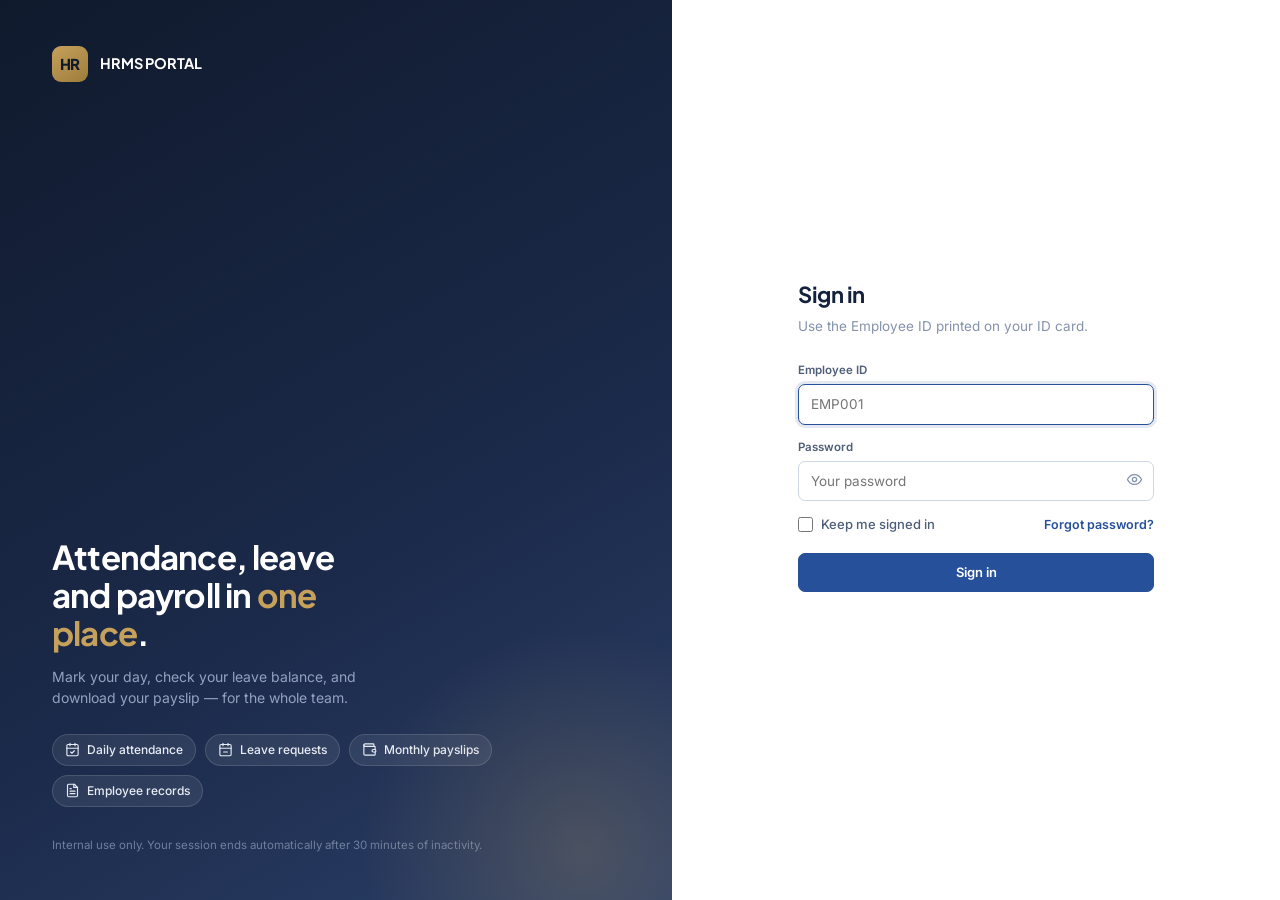
<file: holidays.html>
<!DOCTYPE html>
<html lang="en">
<head>
<meta charset="UTF-8">
<meta name="viewport" content="width=device-width, initial-scale=1">
<title>Holidays — OmNettwear HRMS</title>
<link rel="preconnect" href="https://fonts.gstatic.com" crossorigin>
<link href="https://fonts.googleapis.com/css2?family=Inter:wght@400;500;600;700&family=Plus+Jakarta+Sans:wght@600;700;800&family=IBM+Plex+Mono:wght@400;500;600&display=swap" rel="stylesheet">
<link rel="stylesheet" href="assets/app.css">
</head>
<body>

<div id="pageContent">
  <div class="card">
    <div class="card-body">
      <div class="cal-title" id="holHead" style="margin-top:0"><span class="icon-badge"></span>Holiday calendar</div>
      <div style="display:flex;align-items:center;justify-content:space-between;gap:8px;margin-bottom:10px">
        <button class="btn btn-sm" id="holPrev">&larr;</button>
        <select id="holMonthSel" style="flex:1;max-width:260px;text-align:center"></select>
        <button class="btn btn-sm" id="holNext">&rarr;</button>
      </div>
      <div id="holLegend" style="display:flex;gap:12px;flex-wrap:wrap;margin-bottom:10px;font-size:12px;color:var(--text-3)"></div>
      <div id="holGrid" class="hol-cal-grid"></div>
      <div id="holDetail" style="margin-top:14px"></div>
    </div>
  </div>
</div>

<script src="assets/app.js"></script>
<script>
const session = mountShell({ page: 'holidays', title: 'Holidays', sub: 'Company holiday calendar for the year' });
let holidays = [];
let liveSettings = {};

const HOL_MONTHS_EN = ['January', 'February', 'March', 'April', 'May', 'June', 'July', 'August', 'September', 'October', 'November', 'December'];
const HOL_MONTHS_HI = ['\u091C\u0928\u0935\u0930\u0940', '\u092B\u093C\u0930\u0935\u0930\u0940', '\u092E\u093E\u0930\u094D\u091A', '\u0905\u092A\u094D\u0930\u0948\u0932', '\u092E\u0908', '\u091C\u0942\u0928', '\u091C\u0941\u0932\u093E\u0908', '\u0905\u0917\u0938\u094D\u0924', '\u0938\u093F\u0924\u0902\u092C\u0930', '\u0905\u0915\u094D\u0924\u0942\u092C\u0930', '\u0928\u0935\u0902\u092C\u0930', '\u0926\u093F\u0938\u0902\u092C\u0930'];
let holCurMonth = new Date().getMonth();
const holYear = 2026;
let holSelectedDate = null;

function holColor(h) {
  return holTypeColor(liveSettings, h.type);
}
function holPad(n) { return n < 10 ? '0' + n : '' + n; }

function holByDate() {
  const map = {};
  holidays.forEach(function (h) {
    if (!map[h.date]) map[h.date] = [];
    map[h.date].push(h);
  });
  return map;
}

function renderHolMonthOptions() {
  el('holMonthSel').innerHTML = HOL_MONTHS_EN.map(function (m, i) {
    return '<option value="' + i + '">' + m + ' ' + HOL_MONTHS_HI[i] + ' ' + holYear + '</option>';
  }).join('');
}

function renderHolCalendar() {
  el('holMonthSel').value = holCurMonth;
  const map = holByDate();
  const grid = el('holGrid');
  grid.innerHTML = '';
  ['Su', 'Mo', 'Tu', 'We', 'Th', 'Fr', 'Sa'].forEach(function (d) {
    const c = document.createElement('div');
    c.textContent = d;
    c.className = 'hol-dow';
    grid.appendChild(c);
  });
  const first = new Date(holYear, holCurMonth, 1);
  const startDow = first.getDay();
  const daysIn = new Date(holYear, holCurMonth + 1, 0).getDate();
  for (let i = 0; i < startDow; i++) grid.appendChild(document.createElement('div'));

  for (let d = 1; d <= daysIn; d++) {
    const key = holPad(d) + '-' + holPad(holCurMonth + 1) + '-' + holYear;
    const hits = map[key];
    const cell = document.createElement('button');
    cell.type = 'button';
    cell.className = 'hol-cell' + (hits ? '' : ' hol-cell-empty') + (key === holSelectedDate ? ' hol-cell-active' : '');
    cell.innerHTML = '<span>' + d + '</span>';
    if (hits) {
      const primary = holColor(hits[0]);
      cell.style.background = primary;
      cell.style.borderColor = primary;
      cell.style.color = '#000';
      if (key === holSelectedDate) cell.style.borderWidth = '2px';
      if (hits.length > 1) {
        const dots = document.createElement('span');
        dots.className = 'hol-dots';
        hits.slice(1, 4).forEach(function (h) {
          const dot = document.createElement('span');
          dot.className = 'hol-dot';
          dot.style.background = '#000';
          dot.style.opacity = '0.55';
          dots.appendChild(dot);
        });
        cell.appendChild(dots);
      }
      cell.onclick = function () { holSelectedDate = key; renderHolCalendar(); renderHolDetail(hits); };
    } else {
      cell.disabled = true;
    }
    grid.appendChild(cell);
  }
}

function renderHolLegend() {
  const seen = {};
  holidays.forEach(function (h) { seen[h.type] = true; });
  const types = Object.keys(seen).length ? Object.keys(seen) : Object.keys(HOLTYPE_COLOR_KEYS);
  el('holLegend').innerHTML = types.map(function (t) {
    return '<span><span class="hol-dot" style="background:' + holTypeColor(liveSettings, t) + '"></span>' + esc(t) + '</span>';
  }).join('');
}

function renderHolDetail(hits) {
  const box = el('holDetail');
  if (!hits || !hits.length) { box.innerHTML = ''; return; }
  box.innerHTML = hits.map(function (h, idx) {
    const cardId = 'hd' + idx + '_' + h.holidayId.replace(/[^A-Za-z0-9]/g, '');
    const hasEn = !!(h.descriptionEnglish || '').trim();
    const hasHi = !!(h.descriptionHindi || '').trim();
    const hasImg = !!(h.imageUrl || '').trim();
    return '<div class="hol-detail-card" style="border-left-color:' + holColor(h) + '">' +
      '<div style="font-weight:600;font-size:14.5px;margin-bottom:2px">' + esc(h.occasion) +
      (h.hindiName ? ' \u00B7 ' + esc(h.hindiName) : '') + '</div>' +
      '<div class="sub" style="margin-bottom:' + (hasImg || hasEn || hasHi ? '10px' : '0') + '">' +
      esc(h.type) + (h.paid === 'Yes' ? ' \u00B7 Paid holiday' : ' \u00B7 Working day') + '</div>' +
      (hasImg ? '<img src="' + esc(h.imageUrl) + '" alt="' + esc(h.occasion) +
        '" style="width:100%;max-height:220px;object-fit:cover;border-radius:8px;margin-bottom:10px" ' +
        'onerror="this.style.display=\'none\'">' : '') +
      ((hasEn || hasHi) ?
        '<div class="tabs" style="margin-bottom:8px" id="' + cardId + '_tabs">' +
        '<button type="button" class="tab' + (hasEn ? ' active' : '') + '" data-lang="en" data-card="' + cardId + '"' + (hasEn ? '' : ' disabled') + '>English</button>' +
        '<button type="button" class="tab' + (!hasEn && hasHi ? ' active' : '') + '" data-lang="hi" data-card="' + cardId + '"' + (hasHi ? '' : ' disabled') + '>\u0939\u093F\u0902\u0926\u0940</button>' +
        '</div>' +
        '<div id="' + cardId + '_en" style="font-size:13.5px;line-height:1.6;color:var(--text-2)"' + (hasEn ? '' : ' hidden') + '>' + esc(h.descriptionEnglish || '') + '</div>' +
        '<div id="' + cardId + '_hi" style="font-size:13.5px;line-height:1.6;color:var(--text-2)"' + (hasEn && hasHi ? ' hidden' : '') + '>' + esc(h.descriptionHindi || '') + '</div>'
        : '') +
      '</div>';
  }).join('');
  document.querySelectorAll('[data-lang]').forEach(function (b) {
    b.onclick = function () {
      const cardId = b.dataset.card;
      document.querySelectorAll('#' + cardId + '_tabs .tab').forEach(function (t) { t.classList.remove('active'); });
      b.classList.add('active');
      el(cardId + '_en').hidden = b.dataset.lang !== 'en';
      el(cardId + '_hi').hidden = b.dataset.lang !== 'hi';
    };
  });
}

el('holPrev').onclick = function () { holCurMonth = (holCurMonth + 11) % 12; holSelectedDate = null; renderHolCalendar(); el('holDetail').innerHTML = ''; };
el('holNext').onclick = function () { holCurMonth = (holCurMonth + 1) % 12; holSelectedDate = null; renderHolCalendar(); el('holDetail').innerHTML = ''; };
el('holMonthSel').onchange = function () { holCurMonth = Number(this.value); holSelectedDate = null; renderHolCalendar(); el('holDetail').innerHTML = ''; };

(async function init() {
  if (!session) return;
  el('holHead').innerHTML = '<span class="icon-badge">' + icon('calendar', 16) + '</span>Holiday calendar';
  try {
    const [hol, set] = await Promise.all([apiGet('holidays'), apiGet('settings')]);
    holidays = hol.holidays;
    liveSettings = set.settings || {};
    renderHolMonthOptions();
    renderHolLegend();
    renderHolCalendar();
  } catch (e) {
    toast(e.message, 'bad');
  }
})();
</script>
</body>
</html>
</file>
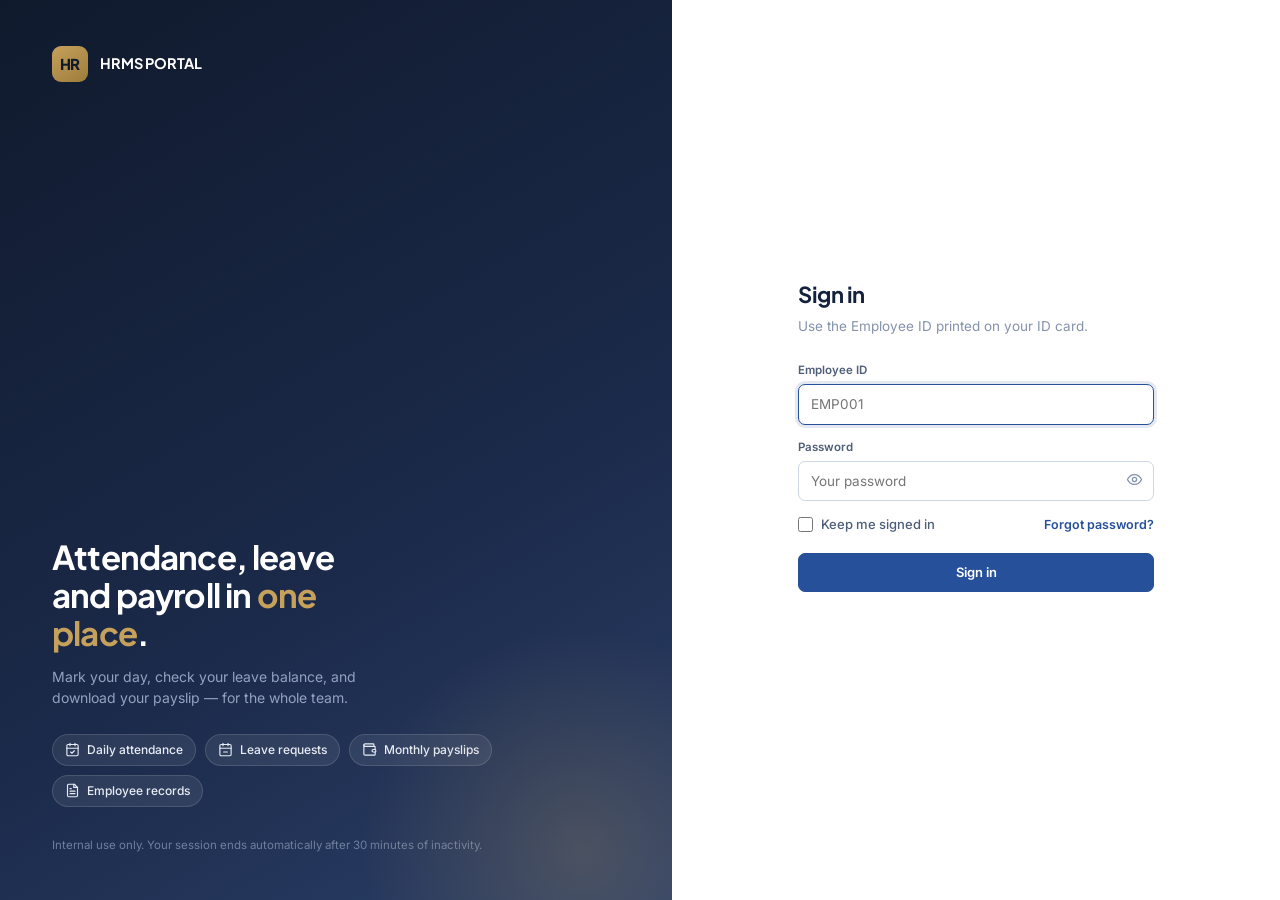
<file: idcard.html>
<!DOCTYPE html>
<html lang="en">
<head>
<meta charset="UTF-8">
<meta name="viewport" content="width=device-width, initial-scale=1">
<title>ID Card — OmNettwear HRMS</title>
<link rel="preconnect" href="https://fonts.gstatic.com" crossorigin>
<link href="https://fonts.googleapis.com/css2?family=Inter:wght@400;500;600;700&family=Plus+Jakarta+Sans:wght@600;700;800&family=IBM+Plex+Mono:wght@400;500;600&display=swap" rel="stylesheet">
<link rel="stylesheet" href="assets/app.css">
<style>
  .cards-row { display: flex; gap: 26px; justify-content: center; flex-wrap: wrap; padding: 22px 0 40px; }
  .idcard {
    width: 324px; height: 508px; border-radius: 20px; overflow: hidden; position: relative;
    box-shadow: var(--shadow-lg); border: 1px solid var(--line); background: #fff; font-family: var(--font);
    flex: none;
  }
  .idcard-wave-top { position: absolute; top: 0; left: 0; width: 100%; height: 168px; z-index: 0; }

  /* ---- FRONT ---- */
  .idf-photo {
    position: relative; z-index: 2; width: 112px; height: 112px; margin: 40px auto 0;
    border-radius: 16px; overflow: hidden; border: 4px solid #fff; box-shadow: var(--shadow);
    background: var(--brand);
  }
  .idf-photo img, .idf-photo span {
    width: 100%; height: 100%; object-fit: cover; display: flex; align-items: center; justify-content: center;
    color: #fff; font-weight: 700; font-size: 34px; font-family: var(--font-display);
  }
  .idf-body { position: relative; z-index: 2; text-align: center; padding: 14px 24px 0; }
  .idf-body h2 { font-family: var(--font-display); font-size: 20px; margin: 0 0 3px; color: var(--navy-900); }
  .idf-body .role { font-size: 12.5px; color: var(--text-2); margin-bottom: 16px; }
  .idf-rows { text-align: left; display: grid; gap: 10px; font-size: 12px; margin-top: 4px; }
  .idf-rows .row { display: flex; align-items: center; gap: 10px; }
  .idf-rows .row .ic {
    width: 26px; height: 26px; border-radius: 8px; background: var(--gold-soft); color: var(--gold);
    display: flex; align-items: center; justify-content: center; flex: none;
  }
  .idf-rows .row label { display: block; color: var(--text-3); font-size: 9.5px; text-transform: uppercase; letter-spacing: .04em; }
  .idf-rows .row .v { font-family: var(--font-mono); font-weight: 600; font-size: 12.5px; color: var(--navy-900); }
  .idf-barcode { position: absolute; bottom: 14px; left: 0; right: 0; z-index: 2; text-align: center; }
  .idf-barcode svg { height: 34px; }
  .idf-barcode .num { font-family: var(--font-mono); font-size: 10.5px; letter-spacing: .1em; color: var(--text-2); margin-top: 2px; }

  /* ---- BACK ---- */
  /* Fixed-height band that always fully contains the wave graphic, so
     the logo/name sit safely on the colour and the body text below never
     starts on top of a still-coloured curve. */
  .idb-top {
    position: relative; z-index: 2; height: 140px; padding: 0 24px;
    display: flex; align-items: center; gap: 12px;
  }
  .idb-logo {
    width: 60px; height: 60px; border-radius: 14px; background: #fff; flex: none;
    display: flex; align-items: center; justify-content: center; overflow: hidden; box-shadow: var(--shadow);
  }
  .idb-logo img { width: 100%; height: 100%; object-fit: contain; }
  .idb-logo span { color: var(--navy-900); font-weight: 800; font-family: var(--font-display); font-size: 19px; }
  .idb-co-name { color: #fff; font-family: var(--font-display); font-weight: 700; font-size: 16px; line-height: 1.25; }
  .idb-co-sub { color: rgba(255,255,255,.75); font-size: 10.5px; margin-top: 3px; }
  .idb-body { position: relative; z-index: 2; padding: 6px 24px 0; }
  .idb-note { font-size: 11.5px; line-height: 1.6; color: var(--text-2); }
  .idb-grid { display: grid; grid-template-columns: 1fr 1fr; gap: 10px 14px; margin-top: 16px; font-size: 11px; }
  .idb-grid label { display: block; color: var(--text-3); font-size: 9.5px; text-transform: uppercase; letter-spacing: .04em; }
  .idb-grid .v { font-family: var(--font-mono); font-weight: 600; font-size: 12px; color: var(--navy-900); }
  .idb-qr-wrap { display: flex; align-items: center; gap: 12px; margin-top: 18px; }
  .idb-qr-wrap svg { width: 64px; height: 64px; flex: none; border: 1px solid var(--line); border-radius: 6px; padding: 4px; background: #fff; }
  .idb-qr-text { font-size: 10.5px; color: var(--text-3); line-height: 1.5; }
  .idb-foot {
    position: absolute; bottom: 0; left: 0; right: 0; z-index: 2; text-align: center;
    padding: 10px 20px 14px; font-size: 10px; color: var(--text-3);
  }

  @media print {
    body * { visibility: hidden; }
    .cards-row, .cards-row * { visibility: visible; }
    .cards-row { position: absolute; top: 0; left: 0; box-shadow: none; }
    .idcard { box-shadow: none; border: 1px solid #ccc; }
  }
</style>
</head>
<body>

<div id="pageContent">
  <div class="card" style="max-width:460px;margin:0 auto">
    <div class="card-body" style="text-align:center" id="pickerBox">
      <div class="field" id="empPickerField" hidden>
        <label for="empPick">Employee</label>
        <select id="empPick"></select>
      </div>
      <button class="btn btn-primary" id="printBtn" style="margin-top:4px">Print / Save as PDF</button>
    </div>
  </div>

  <div class="cards-row">
    <!-- FRONT -->
    <div class="idcard" id="cardFront">
      <svg class="idcard-wave-top" viewBox="0 0 324 168" preserveAspectRatio="none">
        <defs><linearGradient id="gWaveF" x1="0" y1="0" x2="1" y2="1">
          <stop offset="0%" stop-color="var(--navy-900)"/><stop offset="100%" stop-color="var(--navy-700)"/>
        </linearGradient></defs>
        <path fill="url(#gWaveF)" d="M0,0 H324 V90 C 230,135 100,55 0,105 Z"/>
        <path fill="none" stroke="var(--gold)" stroke-width="4" d="M0,105 C 100,55 230,135 324,90"/>
      </svg>
      <div class="idf-photo" id="frontPhoto"></div>
      <div class="idf-body">
        <h2 id="frontName">&nbsp;</h2>
        <div class="role" id="frontRole">&nbsp;</div>
        <div class="idf-rows" id="frontRows"></div>
      </div>
      <div class="idf-barcode">
        <svg id="barcodeSvg" viewBox="0 0 220 34"></svg>
        <div class="num" id="barcodeNum"></div>
      </div>
    </div>

    <!-- BACK -->
    <div class="idcard" id="cardBack">
      <svg class="idcard-wave-top" viewBox="0 0 324 168" preserveAspectRatio="none">
        <defs><linearGradient id="gWaveB" x1="0" y1="0" x2="1" y2="1">
          <stop offset="0%" stop-color="var(--navy-900)"/><stop offset="100%" stop-color="var(--navy-700)"/>
        </linearGradient></defs>
        <path fill="url(#gWaveB)" d="M0,0 H324 V95 C 220,125 110,75 0,115 Z"/>
        <path fill="none" stroke="var(--gold)" stroke-width="4" d="M0,115 C 110,75 220,125 324,95"/>
      </svg>
      <div class="idb-top">
        <div class="idb-logo" id="backLogo"><span>OM</span></div>
        <div>
          <div class="idb-co-name" id="backCoName">&nbsp;</div>
          <div class="idb-co-sub" id="backCoSub">&nbsp;</div>
        </div>
      </div>
      <div class="idb-body">
        <div class="idb-note" id="backNote"></div>
        <div class="idb-grid" id="backGrid"></div>
        <div class="idb-qr-wrap">
          <svg id="qrSvg" viewBox="0 0 64 64"></svg>
          <div class="idb-qr-text">Verification code<br>Ask HR to confirm authenticity</div>
        </div>
      </div>
      <div class="idb-foot" id="backFoot"></div>
    </div>
  </div>
</div>

<script src="assets/app.js"></script>
<script>
const session = mountShell({ page: 'idcard', title: 'ID Card', sub: 'Print or save for the security gate' });
const admin = isAdmin();
const params = new URLSearchParams(location.search);
let targetId = params.get('id') || (session ? session.employeeId : '');

/* ---- decorative barcode + QR, deterministic from the employee ID so it
   looks consistent for that person every time, without any external
   library or scan-ability claim. ---- */
function seededRand(seedStr) {
  let seed = 0;
  for (let i = 0; i < seedStr.length; i++) seed = (seed * 31 + seedStr.charCodeAt(i)) >>> 0;
  return function () {
    seed = (seed * 1103515245 + 12345) >>> 0;
    return (seed >>> 8) / 16777216;
  };
}

function drawBarcode(id) {
  const rand = seededRand(id + '-bar');
  const svg = el('barcodeSvg');
  let x = 0, bars = '';
  while (x < 214) {
    const w = 2 + Math.floor(rand() * 4);
    if (rand() > 0.4) bars += '<rect x="' + x + '" y="0" width="' + w + '" height="34" fill="#1b2a4a"/>';
    x += w + 2;
  }
  svg.innerHTML = bars;
  el('barcodeNum').textContent = id;
}

function drawQr(id) {
  const rand = seededRand(id + '-qr');
  const svg = el('qrSvg');
  const n = 10, cell = 64 / n;
  let sq = '<rect width="64" height="64" fill="#fff"/>';
  /* Three corner "finder" squares, like a real QR, purely for visual
     familiarity \u2014 the rest is a deterministic decorative pattern. */
  function finder(cx, cy) {
    return '<rect x="' + cx + '" y="' + cy + '" width="' + (cell * 3) + '" height="' + (cell * 3) + '" fill="#1b2a4a"/>' +
      '<rect x="' + (cx + cell) + '" y="' + (cy + cell) + '" width="' + cell + '" height="' + cell + '" fill="#fff"/>';
  }
  sq += finder(0, 0) + finder(64 - cell * 3, 0) + finder(0, 64 - cell * 3);
  for (let r = 0; r < n; r++) {
    for (let c = 0; c < n; c++) {
      const inCorner = (r < 3 && c < 3) || (r < 3 && c >= n - 3) || (r >= n - 3 && c < 3);
      if (inCorner) continue;
      if (rand() > 0.52) sq += '<rect x="' + (c * cell) + '" y="' + (r * cell) + '" width="' + cell + '" height="' + cell + '" fill="#1b2a4a"/>';
    }
  }
  svg.innerHTML = sq;
}

function render(e, settings) {
  const co = settings.COMPANY_NAME || 'Company';

  /* ---- front ---- */
  el('frontPhoto').innerHTML = e.photoUrl
    ? '<img src="' + esc(e.photoUrl) + '" alt="">'
    : '<span>' + esc(initials(e.name)) + '</span>';
  el('frontName').textContent = e.name || '\u2014';
  el('frontRole').textContent = (e.designation || e.role || '') + (e.department ? ' \u00B7 ' + e.department : '');

  const rows = [
    ['id', 'Employee ID', e.employeeId],
    ['heart', 'Blood group', e.bloodGroup || '\u2014'],
    ['phone', 'Phone', e.phone || '\u2014'],
    ['mail', 'Email', e.email || '\u2014']
  ];
  el('frontRows').innerHTML = rows.map(function (r) {
    return '<div class="row"><span class="ic">' + icon(r[0] === 'id' ? 'card' : (r[0] === 'heart' ? 'plus' : r[0]), 14) + '</span>' +
      '<div><label>' + esc(r[1]) + '</label><div class="v">' + esc(r[2]) + '</div></div></div>';
  }).join('');
  drawBarcode(e.employeeId || 'EMP000');

  /* ---- back ---- */
  el('backCoName').textContent = co;
  el('backCoSub').textContent = settings.COMPANY_ADDRESS || '';
  el('backLogo').innerHTML = settings.COMPANY_LOGO_URL
    ? '<img src="' + esc(settings.COMPANY_LOGO_URL) + '" alt="">'
    : '<span>' + esc(initials(co)) + '</span>';
  el('backNote').textContent = 'This card is the property of ' + co + ' and must be worn visibly on the premises. If found, please return it to the HR department.';
  el('backGrid').innerHTML =
    '<div><label>Joined</label><div class="v">' + (e.joiningDate ? niceDate(e.joiningDate) : '\u2014') + '</div></div>' +
    '<div><label>Status</label><div class="v">' + esc(e.status || 'Active') + '</div></div>' +
    '<div><label>Emergency contact</label><div class="v">' + esc(e.emergencyContactName || '\u2014') + '</div></div>' +
    '<div><label>Emergency phone</label><div class="v">' + esc(e.emergencyContactPhone || '\u2014') + '</div></div>';
  drawQr(e.employeeId || 'EMP000');
  el('backFoot').textContent = 'Issued ' + todayDMY();

  document.title = (e.name || 'ID Card') + ' \u2014 ID Card';
}

async function load(id) {
  try {
    const [empRes, setRes] = await Promise.all([
      apiGet('employee', { employeeId: id }),
      apiGet('settings')
    ]);
    render(empRes.profile, setRes.settings);
  } catch (e) {
    toast(e.message, 'bad');
  }
}

el('printBtn').onclick = function () { window.print(); };

(async function init() {
  if (!session) return;
  if (admin) {
    try {
      const res = await apiGet('employees');
      const emps = res.employees.filter(function (e) { return e.status !== 'Inactive'; });
      el('empPickerField').hidden = false;
      el('empPick').innerHTML = emps.map(function (e) {
        return '<option value="' + esc(e.employeeId) + '"' + (e.employeeId === targetId ? ' selected' : '') + '>' +
          esc(e.name) + ' \u00B7 ' + esc(e.employeeId) + '</option>';
      }).join('');
      if (!targetId && emps.length) targetId = emps[0].employeeId;
      el('empPick').onchange = function () { targetId = this.value; load(targetId); };
    } catch (e) { toast(e.message, 'bad'); }
  }
  load(targetId);
})();
</script>
</body>
</html>
</file>
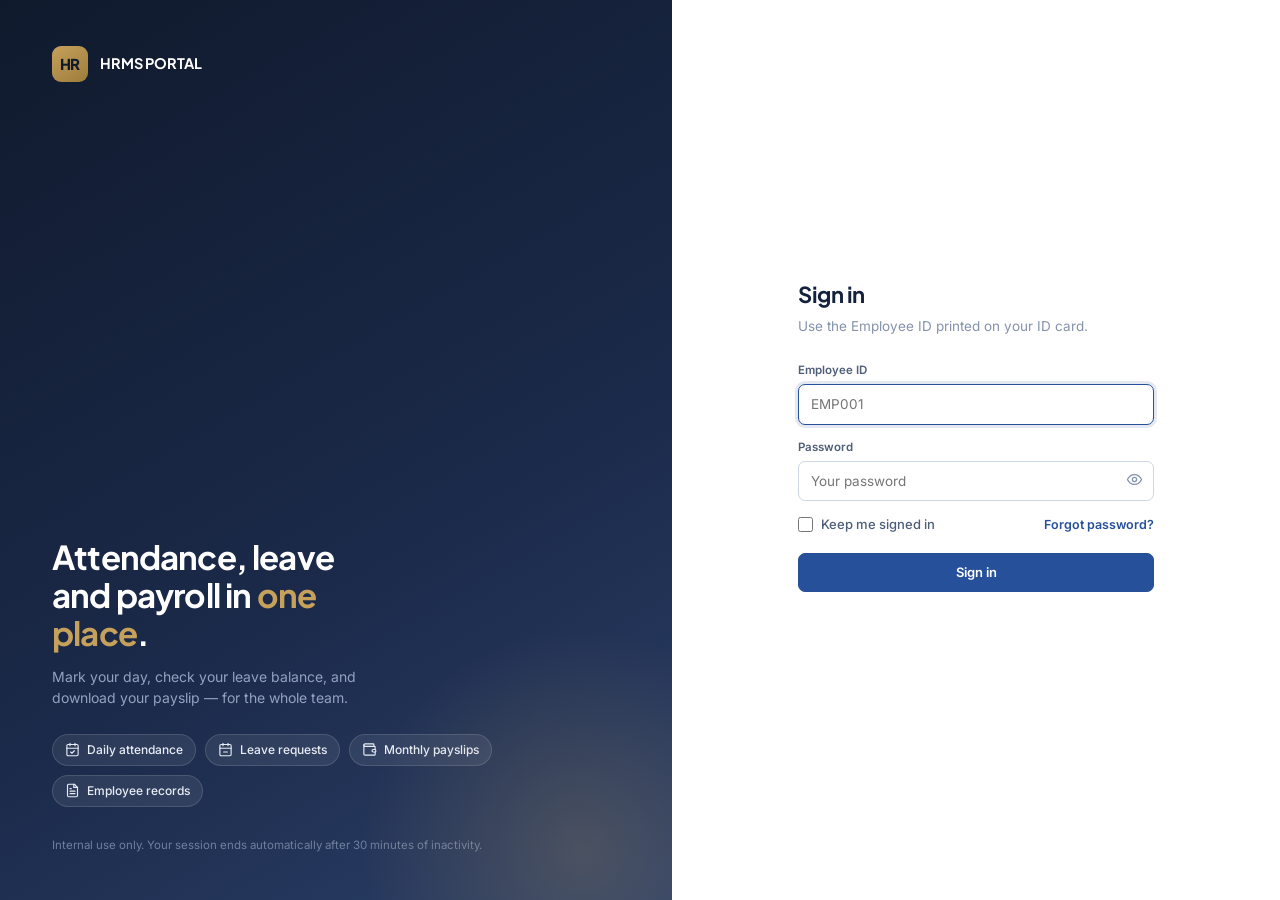
<file: leave.html>
<!DOCTYPE html>
<html lang="en">
<head>
<meta charset="UTF-8">
<meta name="viewport" content="width=device-width, initial-scale=1">
<title>Leave — OmNettwear HRMS</title>
<link rel="preconnect" href="https://fonts.gstatic.com" crossorigin>
<link href="https://fonts.googleapis.com/css2?family=Inter:wght@400;500;600;700&family=Plus+Jakarta+Sans:wght@600;700;800&family=IBM+Plex+Mono:wght@400;500;600&display=swap" rel="stylesheet">
<link rel="stylesheet" href="assets/app.css">
</head>
<body>

<div id="pageContent">
  <div class="grid g3" id="balance"></div>

  <div class="grid g-2fr1" style="margin-top:18px">
    <div class="card">
      <div class="card-head">
        <h2 id="reqHead">My requests</h2>
        <div class="right">
          <select id="statusFilter" style="width:150px">
            <option value="">All</option>
            <option>Pending</option><option>Approved</option><option>Rejected</option><option>Cancelled</option>
          </select>
        </div>
      </div>
      <div class="card-body tight" id="list">
        <div style="padding:18px"><div class="skeleton" style="width:70%"></div>
        <div class="skeleton" style="width:50%;margin-top:10px"></div></div>
      </div>
    </div>

    <div>
      <div class="card">
        <div class="card-head"><h2 id="applyHead">Apply for leave</h2></div>
        <div class="card-body">
          <div class="field">
            <label for="leaveType">Leave type <span class="req">*</span></label>
            <select id="leaveType">
              <option>Casual Leave</option>
              <option>Sick Leave</option>
              <option>Earned Leave</option>
              <option>Comp Off</option>
              <option>Maternity Leave</option>
              <option>Leave Without Pay</option>
            </select>
          </div>
          <div class="field">
            <label for="fromDate">From <span class="req">*</span></label>
            <input type="date" id="fromDate">
          </div>
          <div class="field">
            <label for="toDate">To <span class="req">*</span></label>
            <input type="date" id="toDate">
          </div>
          <label class="check" style="margin-bottom:12px">
            <input type="checkbox" id="halfDay"> Half day only
          </label>
          <div class="field">
            <label for="reason">Reason <span class="req">*</span></label>
            <textarea id="reason" placeholder="Keep it short — your manager sees this" maxlength="240"></textarea>
          </div>
          <div id="applyNote"></div>
          <button class="btn btn-primary btn-block" id="applyBtn">Submit request</button>
        </div>
      </div>
      <div class="card">
        <div class="card-head"><h2 id="polHead">Leave policy</h2></div>
        <div class="card-body" id="policy"></div>
      </div>
    </div>
  </div>
</div>

<script src="assets/app.js"></script>
<script>
const session = mountShell({ page: 'leave', title: 'Leave', sub: 'Balance, requests and approvals' });
let leaves = [], bal = [];

el('reqHead').innerHTML = icon('inbox', 16) + 'My requests';
el('applyHead').innerHTML = icon('calendar-minus', 16) + 'Apply for leave';
el('polHead').innerHTML = icon('info', 16) + 'Leave policy';

const st = appSettings();
el('policy').innerHTML =
  '<ul style="list-style:none;display:grid;gap:10px;font-size:13px;color:var(--text-2)">' +
  '<li style="display:flex;gap:9px">' + icon('calendar', 16) + '<span>Casual ' + (st.CL_PER_YEAR || 12) +
  ', Sick ' + (st.SL_PER_YEAR || 6) + ', Earned ' + (st.EL_PER_YEAR || 12) + ' days a year.</span></li>' +
  '<li style="display:flex;gap:9px">' + icon('check-circle', 16) + '<span>Approved Casual, Sick, Earned, Comp Off and Maternity leave are paid.</span></li>' +
  '<li style="display:flex;gap:9px">' + icon('alert', 16) + '<span>Leave Without Pay is deducted as loss of pay in that month\u2019s salary.</span></li>' +
  '<li style="display:flex;gap:9px">' + icon('clock', 16) + '<span>Week offs and declared holidays inside a leave range are not counted.</span></li>' +
  '</ul>';

el('fromDate').onchange = function () {
  if (!el('toDate').value || el('toDate').value < this.value) el('toDate').value = this.value;
  estimate();
};
el('toDate').onchange = el('halfDay').onchange = estimate;

function estimate() {
  const a = el('fromDate').value, b = el('toDate').value;
  const box = el('applyNote');
  if (!a || !b) { box.innerHTML = ''; return; }
  if (b < a) {
    box.innerHTML = '<div class="banner bad">' + icon('alert', 17) + '<div>The end date is before the start date.</div></div>';
    return;
  }
  const days = el('halfDay').checked ? 0.5 : Math.round((new Date(b) - new Date(a)) / 86400000) + 1;
  const type = el('leaveType').value;
  const b1 = bal.filter(function (x) { return x.type === type; })[0];
  let warn = '';
  if (b1 && days > b1.balance) {
    warn = ' Your ' + type + ' balance is ' + b1.balance + ' day(s), so the excess becomes loss of pay.';
  }
  box.innerHTML = '<div class="banner ' + (warn ? 'warn' : 'info') + '">' + icon(warn ? 'alert' : 'info', 17) +
    '<div><b>' + days + ' day(s)</b> requested.' + esc(warn) + '</div></div>';
}
el('leaveType').onchange = estimate;

function renderBalance() {
  el('balance').innerHTML = bal.map(function (b) {
    const tone = b.balance <= 0 ? 'tone-red' : b.balance <= 2 ? 'tone-amber' : 'tone-green';
    const pct = b.allotted > 0 ? Math.min(100, Math.round(b.used / b.allotted * 100)) : 0;
    return '<div class="stat ' + tone + '">' +
      '<div class="stat-top"><span class="stat-icon">' + icon('calendar-minus', 16) + '</span>' +
      '<span class="stat-label">' + esc(b.type) + '</span></div>' +
      '<div class="stat-value">' + b.balance + '<span style="font-size:13px;font-weight:500;color:var(--text-3)"> left</span></div>' +
      '<div class="bar-track" style="margin:9px 0 5px"><span class="bar-fill" style="width:' + pct + '%"></span></div>' +
      '<div class="stat-foot">' + b.used + ' used of ' + b.allotted + '</div></div>';
  }).join('');
}

function renderList() {
  const f = el('statusFilter').value;
  const rows = leaves.filter(function (l) { return !f || l.status === f; })
    .sort(function (a, b) { return (dmyToISO(b.appliedOn) || '').localeCompare(dmyToISO(a.appliedOn) || ''); });

  if (!rows.length) {
    el('list').innerHTML = stateBlock('empty', 'No leave requests', 'Fill in the form on the right to apply for your first one.');
    return;
  }
  el('list').innerHTML = '<div class="table-wrap"><table><thead><tr>' +
    '<th>Type</th><th>Dates</th><th class="num">Days</th><th>Status</th><th>Reason</th><th></th>' +
    '</tr></thead><tbody>' + rows.map(function (l) {
      return '<tr><td><b style="font-weight:600">' + esc(l.leaveType) + '</b>' +
        '<div class="muted mono" style="font-size:11px">' + esc(l.leaveId) + '</div></td>' +
        '<td class="mono" style="font-size:12.5px;white-space:nowrap">' + esc(niceDate(l.fromDate)) +
        '<br>' + esc(niceDate(l.toDate)) + '</td>' +
        '<td class="num">' + esc(l.days) + '</td>' +
        '<td>' + pill(l.status) + (l.actionBy ? '<div class="muted" style="font-size:11px;margin-top:3px">by ' + esc(l.actionBy) + '</div>' : '') + '</td>' +
        '<td class="muted" style="max-width:240px">' + esc(l.reason || '') +
        (l.remarks ? '<div style="font-size:11.5px;color:var(--text-3)">Note: ' + esc(l.remarks) + '</div>' : '') + '</td>' +
        '<td class="num">' + (l.status === 'Pending'
          ? '<button class="btn btn-sm" data-cancel="' + esc(l.leaveId) + '">Withdraw</button>' : '') + '</td></tr>';
    }).join('') + '</tbody></table></div>';

  document.querySelectorAll('[data-cancel]').forEach(function (b) {
    b.onclick = async function () {
      const yes = await confirmAction({ title: 'Withdraw this request?', body: 'It will be marked cancelled and cannot be reopened.', confirmLabel: 'Withdraw' });
      if (!yes) return;
      try {
        const res = await apiPost('cancelLeave', { leaveId: b.dataset.cancel });
        toast(res.message, 'ok');
        load();
      } catch (e) { toast(e.message, 'bad'); }
    };
  });
}

el('statusFilter').onchange = renderList;

el('applyBtn').onclick = async function () {
  const from = el('fromDate').value, to = el('toDate').value;
  const reason = el('reason').value.trim();
  if (!from || !to) { toast('Pick both dates.', 'warn'); return; }
  if (to < from) { toast('The end date must be on or after the start date.', 'warn'); return; }
  if (!reason) { toast('Add a short reason.', 'warn'); return; }

  this.disabled = true;
  this.textContent = 'Submitting\u2026';
  try {
    const res = await apiPost('applyLeave', {
      leave: {
        leaveType: el('leaveType').value, fromDate: isoToDMY(from), toDate: isoToDMY(to),
        reason: reason, halfDay: el('halfDay').checked
      }
    });
    toast(res.message, 'ok');
    el('reason').value = ''; el('halfDay').checked = false;
    el('applyNote').innerHTML = '';
    load();
  } catch (e) { toast(e.message, 'bad'); }
  this.disabled = false;
  this.textContent = 'Submit request';
};

async function load() {
  try {
    const res = await apiGet('leaves');
    leaves = res.leaves.filter(function (l) {
      return String(l.employeeId).toLowerCase() === String(session.employeeId).toLowerCase();
    });
    bal = res.balance || [];
    renderBalance();
    renderList();
    estimate();
  } catch (e) {
    el('list').innerHTML = stateBlock('error', 'Could not load your leave', e.message);
  }
}

if (session) load();
</script>
</body>
</html>
</file>
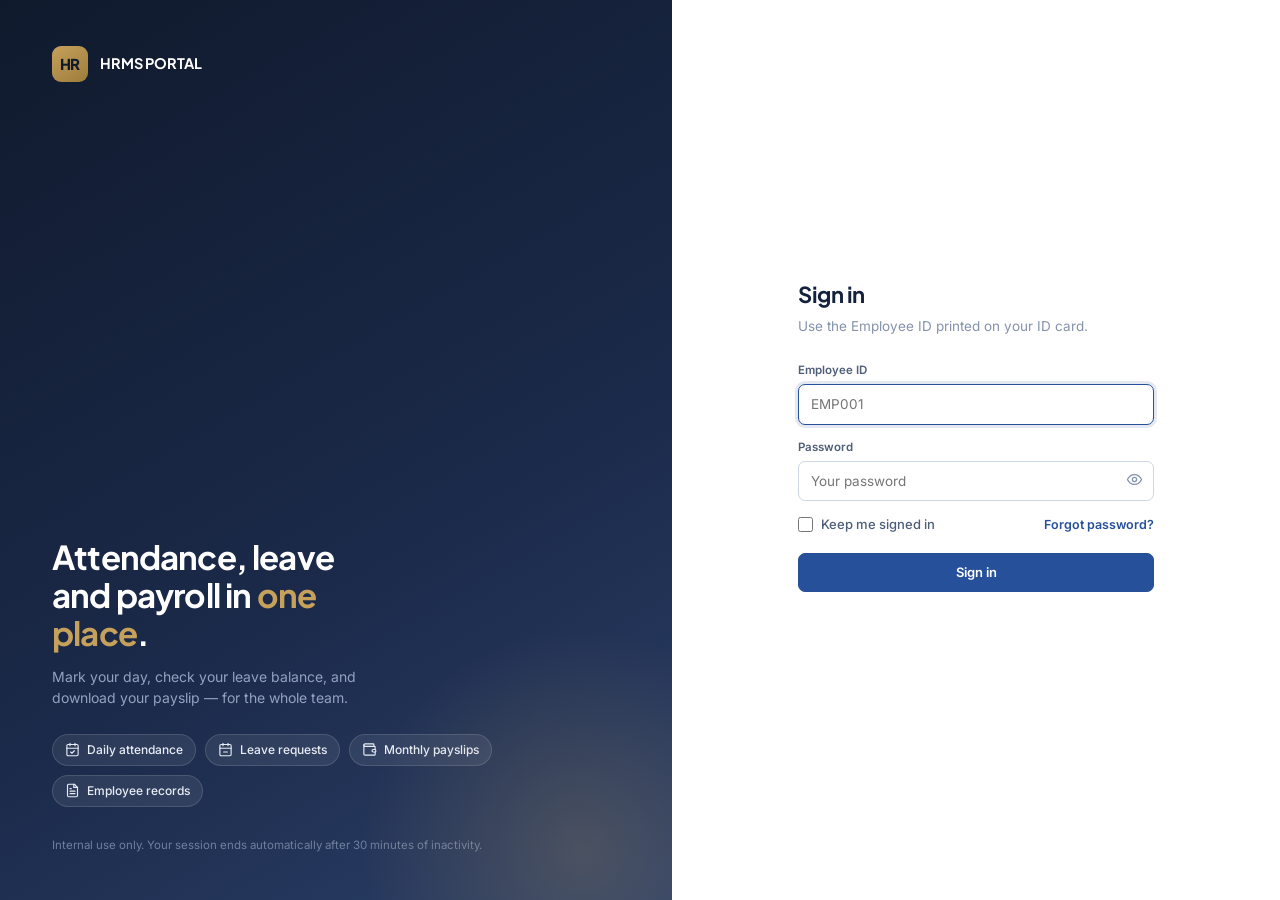
<file: login.html>
<!DOCTYPE html>
<html lang="en">
<head>
<meta charset="UTF-8">
<meta name="viewport" content="width=device-width, initial-scale=1">
<title>Sign in — OmNettwear HRMS</title>
<link rel="preconnect" href="https://fonts.googleapis.com">
<link rel="preconnect" href="https://fonts.gstatic.com" crossorigin>
<link href="https://fonts.googleapis.com/css2?family=Inter:wght@400;500;600;700&family=Plus+Jakarta+Sans:wght@600;700;800&family=IBM+Plex+Mono:wght@400;500;600&display=swap" rel="stylesheet">
<link rel="stylesheet" href="assets/app.css">
</head>
<body>

<div class="auth-wrap">
  <section class="auth-brand">
    <div class="auth-head">
      <div class="brand-mark" id="brandMark">HR</div>
      <div>
        <div class="brand-name" id="brandName">HRMS PORTAL</div>
    </div>
    </div>

    <div class="auth-pitch">
      <h1>Attendance, leave and payroll in <em>one place</em>.</h1>
      <p>Mark your day, check your leave balance, and download your payslip — for the whole team.</p>
      <div class="auth-feats" id="authFeats"></div>
    </div>

    <div class="auth-foot">
      Internal use only. Your session ends automatically after 30 minutes of inactivity.
    </div>
  </section>

  <section class="auth-form">
    <div class="auth-box">
      <h2>Sign in</h2>
      <p class="lead">Use the Employee ID printed on your ID card.</p>

      <div id="setupWarn"></div>

      <div class="field">
        <label for="employeeId">Employee ID</label>
        <input type="text" id="employeeId" class="mono-input" placeholder="EMP001" autocomplete="username" autocapitalize="characters">
      </div>

      <div class="field">
        <label for="password">Password</label>
        <div class="pw-wrap">
          <input type="password" id="password" placeholder="Your password" autocomplete="current-password">
          <button type="button" class="pw-toggle" id="pwToggle" aria-label="Show password"></button>
        </div>
      </div>

      <div class="auth-row">
        <label class="check"><input type="checkbox" id="remember"> Keep me signed in</label>
        <button class="link-btn" id="forgotBtn">Forgot password?</button>
      </div>

      <button class="btn btn-primary btn-block" id="loginBtn">Sign in</button>
      <div class="auth-msg" id="msg"></div>
    </div>
  </section>
</div>

<div class="overlay" id="forgotDialog">
  <div class="dialog narrow">
    <div class="dialog-head">
      <h3>Reset your password</h3>
      <button class="btn btn-ghost btn-icon close" id="forgotClose"></button>
    </div>
    <div class="dialog-body">
      <p style="font-size:13px;color:var(--text-2);margin-bottom:14px">
        Enter your Employee ID. If an email address is on file, a temporary password will be sent there.
        No email on file means HR has to reset it for you.
      </p>
      <div class="field">
        <label for="forgotId">Employee ID</label>
        <input type="text" id="forgotId" class="mono-input" placeholder="EMP001">
      </div>
      <div class="auth-msg" id="forgotMsg"></div>
    </div>
    <div class="dialog-foot">
      <button class="btn" id="forgotCancel">Cancel</button>
      <button class="btn btn-primary" id="forgotSend">Send temporary password</button>
    </div>
  </div>
</div>

<script src="assets/app.js"></script>
<script>
/* Already signed in? Skip the form. */
(function () {
  const s = getSession();
  if (s && s.employeeId) { location.replace('dashboard.html'); }
})();

el('pwToggle').innerHTML = icon('eye', 17);
el('forgotClose').innerHTML = icon('x', 17);

el('authFeats').innerHTML = [
  ['calendar-check', 'Daily attendance'],
  ['calendar-minus', 'Leave requests'],
  ['wallet', 'Monthly payslips'],
  ['file', 'Employee records']
].map(function (f) { return '<span>' + icon(f[0], 15) + f[1] + '</span>'; }).join('');

if (!apiConfigured()) {
  el('setupWarn').innerHTML = '<div class="banner warn">' + icon('alert', 17) +
    '<div><b>Setup needed.</b> Open <code>assets/app.js</code> and paste your deployed Apps Script <code>/exec</code> URL into <code>API_URL</code>.</div></div>';
}

if (new URLSearchParams(location.search).get('expired')) {
  el('msg').className = 'auth-msg bad';
  el('msg').textContent = 'Your session ended. Please sign in again.';
}

el('pwToggle').onclick = function () {
  const i = el('password');
  const show = i.type === 'password';
  i.type = show ? 'text' : 'password';
  this.innerHTML = icon(show ? 'eye-off' : 'eye', 17);
  this.setAttribute('aria-label', show ? 'Hide password' : 'Show password');
};

async function doLogin() {
  const employeeId = el('employeeId').value.trim();
  const password = el('password').value;
  const msg = el('msg');
  const btn = el('loginBtn');
  msg.className = 'auth-msg';
  msg.textContent = '';

  if (!employeeId || !password) {
    msg.className = 'auth-msg bad';
    msg.textContent = 'Enter both your Employee ID and password.';
    return;
  }

  btn.disabled = true;
  btn.textContent = 'Signing in\u2026';
  try {
    const res = await fetch(API_URL, {
      method: 'POST',
      body: JSON.stringify({ action: 'login', employeeId: employeeId, password: password })
    });
    const json = await res.json();
    if (json.result !== 'success') throw new Error(json.message || 'Sign in failed');

    setSession(json.profile, json.token, el('remember').checked, json.settings);
    location.href = 'dashboard.html';
  } catch (e) {
    btn.disabled = false;
    btn.textContent = 'Sign in';
    msg.className = 'auth-msg bad';
    msg.textContent = e.message === 'Failed to fetch'
      ? 'Could not reach the server. Check your internet and the deployment URL.'
      : e.message;
  }
}

el('loginBtn').onclick = doLogin;
['employeeId', 'password'].forEach(function (id) {
  el(id).addEventListener('keydown', function (e) { if (e.key === 'Enter') doLogin(); });
});

el('forgotBtn').onclick = function () {
  el('forgotId').value = el('employeeId').value.trim();
  el('forgotMsg').textContent = '';
  openDialog('forgotDialog');
};
el('forgotCancel').onclick = el('forgotClose').onclick = function () { closeDialog('forgotDialog'); };

el('forgotSend').onclick = async function () {
  const id = el('forgotId').value.trim();
  const m = el('forgotMsg');
  m.className = 'auth-msg';
  if (!id) { m.className = 'auth-msg bad'; m.textContent = 'Enter your Employee ID.'; return; }

  this.disabled = true;
  this.textContent = 'Sending\u2026';
  try {
    const res = await fetch(API_URL, { method: 'POST', body: JSON.stringify({ action: 'forgotPassword', employeeId: id }) });
    const json = await res.json();
    m.className = 'auth-msg ' + (json.result === 'success' ? 'ok' : 'bad');
    m.textContent = json.message;
  } catch (e) {
    m.className = 'auth-msg bad';
    m.textContent = 'Could not reach the server. Try again.';
  }
  this.disabled = false;
  this.textContent = 'Send temporary password';
};

el('employeeId').focus();
</script>
</body>
</html>
</file>
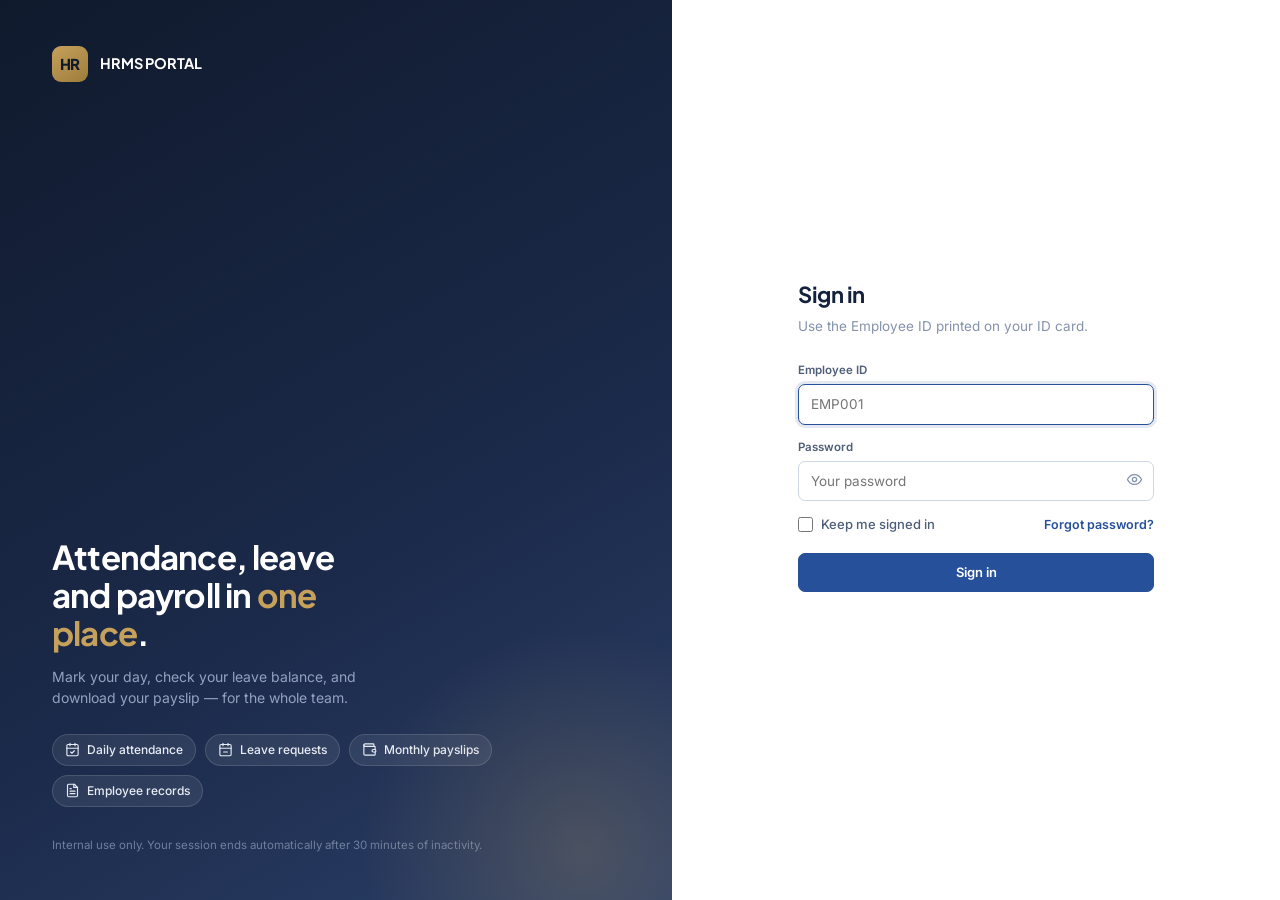
<file: payroll.html>
<!DOCTYPE html>
<html lang="en">
<head>
<meta charset="UTF-8">
<meta name="viewport" content="width=device-width, initial-scale=1">
<title>Salary & payslips — OmNettwear HRMS</title>
<link rel="preconnect" href="https://fonts.gstatic.com" crossorigin>
<link href="https://fonts.googleapis.com/css2?family=Inter:wght@400;500;600;700&family=Plus+Jakarta+Sans:wght@600;700;800&family=IBM+Plex+Mono:wght@400;500;600&display=swap" rel="stylesheet">
<link rel="stylesheet" href="assets/app.css">
</head>
<body>

<div id="pageContent">
  <div id="empPicker"></div>
  <div class="grid g4" id="ytd"></div>

  <div class="grid g-2fr1" style="margin-top:18px">
    <div class="card">
      <div class="card-head">
        <h2 id="slipHead">Payslips</h2>
        <div class="right">
          <select id="yearFilter" style="width:130px"></select>
          <button class="btn btn-sm" id="exportBtn">Export</button>
        </div>
      </div>
      <div class="card-body tight" id="slips">
        <div style="padding:18px"><div class="skeleton" style="width:65%"></div>
        <div class="skeleton" style="width:45%;margin-top:10px"></div></div>
      </div>
    </div>

    <div class="card">
      <div class="card-head"><h2 id="ctcHead">Current salary structure</h2></div>
      <div class="card-body" id="structure">
        <div class="skeleton" style="width:70%"></div>
      </div>
    </div>
  </div>
</div>

<script src="assets/app.js"></script>
<script>
const session = mountShell({ page: 'payroll', title: 'Salary & payslips', sub: 'Your monthly pay, breakup and documents' });
const admin = isAdmin();
let slips = [], structures = [], targetId = session.employeeId;

el('slipHead').innerHTML = icon('file', 16) + 'Payslips';
el('ctcHead').innerHTML = icon('wallet', 16) + 'Current salary structure';
el('exportBtn').innerHTML = icon('download', 14) + 'Export';

function latestStructure() {
  const mine = structures.filter(function (s) {
    return String(s.employeeId).toLowerCase() === String(targetId).toLowerCase();
  }).sort(function (a, b) { return (dmyToISO(b.effectiveFrom) || '').localeCompare(dmyToISO(a.effectiveFrom) || ''); });
  return mine[0] || null;
}

function renderStructure() {
  const s = latestStructure();
  if (!s) {
    el('structure').innerHTML = stateBlock('empty', 'No structure on file',
      admin ? 'Add one under Employees \u2192 Salary so payroll can run for this person.'
            : 'HR has not set up your salary structure yet. Payslips appear once they do.');
    return;
  }
  const earn = [
    ['Basic', s.basic], ['House rent allowance', s.hra], ['Conveyance', s.conveyance],
    ['Medical', s.medical], ['Special allowance', s.specialAllowance], ['Other allowance', s.otherAllowance]
  ].filter(function (r) { return Number(r[1]) > 0; });
  const gross = earn.reduce(function (t, r) { return t + Number(r[1] || 0); }, 0);

  const ded = [
    ['Provident fund', String(s.pfApplicable || 'Yes').toLowerCase()[0] === 'y' ? 'As per rule' : 'Not applicable'],
    ['ESI', String(s.esiApplicable || 'Auto')],
    ['Professional tax', money(s.professionalTax || 0)],
    ['TDS', money(s.tds || 0)],
    ['Other deduction', money(s.otherDeduction || 0)]
  ];

  el('structure').innerHTML =
    '<div style="display:flex;align-items:baseline;gap:8px"><span class="stat-value">' + money(gross) + '</span>' +
    '<span class="muted" style="font-size:12px">gross / month</span></div>' +
    '<div class="muted" style="font-size:12px;margin-bottom:14px">Effective ' + niceDate(s.effectiveFrom) + '</div>' +
    earn.map(function (r) {
      return '<div class="slip-line" style="padding:7px 0"><span>' + esc(r[0]) + '</span>' +
        '<span class="mono">' + money(r[1]) + '</span></div>';
    }).join('') +
    '<div class="slip-line total" style="padding:9px 0;background:none"><span>Monthly gross</span>' +
    '<span class="mono">' + money(gross) + '</span></div>' +
    '<div class="section-title" style="margin:18px 0 8px">Deductions</div>' +
    ded.map(function (r) {
      return '<div class="slip-line" style="padding:7px 0"><span>' + esc(r[0]) + '</span>' +
        '<span class="mono" style="font-size:12.5px">' + esc(r[1]) + '</span></div>';
    }).join('') +
    (s.notes ? '<p class="muted" style="font-size:12px;margin-top:12px">' + esc(s.notes) + '</p>' : '');
}

function mine() {
  return slips.filter(function (s) {
    return String(s.employeeId).toLowerCase() === String(targetId).toLowerCase();
  }).sort(function (a, b) { return String(b.month).localeCompare(String(a.month)); });
}

function renderYtd() {
  const y = el('yearFilter').value;
  const rows = mine().filter(function (s) { return !y || String(s.month).slice(0, 4) === y; });
  const sum = function (k) { return rows.reduce(function (t, r) { return t + (Number(r[k]) || 0); }, 0); };
  const t = function (label, value, tone, ic, foot) {
    return '<div class="stat ' + tone + '"><div class="stat-top"><span class="stat-icon">' + icon(ic, 16) +
      '</span><span class="stat-label">' + label + '</span></div><div class="stat-value">' + value + '</div>' +
      '<div class="stat-foot">' + foot + '</div></div>';
  };
  el('ytd').innerHTML =
    t('Net paid', money(sum('netPay')), 'tone-green', 'wallet', rows.length + ' payslip(s) in ' + (y || 'all years')) +
    t('Gross earned', money(sum('gross')), 'tone-blue', 'trend', 'Before deductions') +
    t('Deductions', money(sum('totalDeductions')), 'tone-red', 'card', 'PF, ESI, tax and others') +
    t('Loss of pay', money(sum('lopAmount')), 'tone-amber', 'alert', sum('lopDays') + ' LOP day(s)');
}

function renderSlips() {
  const y = el('yearFilter').value;
  const rows = mine().filter(function (s) { return !y || String(s.month).slice(0, 4) === y; });
  if (!rows.length) {
    el('slips').innerHTML = stateBlock('empty', 'No payslips yet',
      'Once payroll is run and published for a month, the payslip shows up here to view or print.');
    return;
  }
  el('slips').innerHTML = '<div class="table-wrap"><table><thead><tr>' +
    '<th>Month</th><th class="num">Payable days</th><th class="num">Gross</th><th class="num">Deductions</th>' +
    '<th class="num">Net pay</th><th>Status</th><th></th></tr></thead><tbody>' +
    rows.map(function (s) {
      return '<tr><td><b style="font-weight:600">' + esc(niceMonth(s.month)) + '</b>' +
        '<div class="muted mono" style="font-size:11px">' + esc(s.payslipId) + '</div></td>' +
        '<td class="num">' + esc(s.payableDays) + ' / ' + esc(s.totalDays) + '</td>' +
        '<td class="num mono">' + money(s.gross) + '</td>' +
        '<td class="num mono">' + money(s.totalDeductions) + '</td>' +
        '<td class="num mono" style="font-weight:600">' + money(s.netPay) + '</td>' +
        '<td>' + pill(s.status) + '</td>' +
        '<td class="num"><a class="btn btn-sm" href="payslip.html?id=' + encodeURIComponent(s.payslipId) + '">' +
        icon('file', 13) + 'Open</a></td></tr>';
    }).join('') + '</tbody></table></div>';
}

function draw() { renderYtd(); renderSlips(); renderStructure(); }

el('exportBtn').onclick = function () {
  const rows = mine();
  if (!rows.length) { toast('No payslips to export.', 'warn'); return; }
  downloadCSV('payslips-' + targetId + '.csv',
    [['Month', 'Payslip ID', 'Payable Days', 'Gross', 'PF', 'ESI', 'Prof Tax', 'TDS', 'Other', 'LOP', 'Deductions', 'Net Pay', 'Status']]
      .concat(rows.map(function (s) {
        return [s.month, s.payslipId, s.payableDays, s.gross, s.pf, s.esi, s.professionalTax, s.tds,
          s.otherDeduction, s.lopAmount, s.totalDeductions, s.netPay, s.status];
      })));
};

(async function load() {
  if (!session) return;
  try {
    const [pay, sal] = await Promise.all([apiGet('payroll'), apiGet('salary')]);
    slips = pay.payslips;
    structures = sal.structures;

    if (admin) {
      const emps = await apiGet('employees');
      el('empPicker').innerHTML =
        '<div class="card" style="margin-bottom:18px"><div class="card-body" style="display:flex;gap:12px;align-items:end;flex-wrap:wrap">' +
        '<div class="field" style="margin:0;min-width:260px"><label for="empSelect">Viewing salary of</label>' +
        '<select id="empSelect">' + emps.employees.map(function (e) {
          return '<option value="' + esc(e.employeeId) + '"' + (e.employeeId === session.employeeId ? ' selected' : '') + '>' +
            esc(e.name) + ' \u00B7 ' + esc(e.employeeId) + '</option>';
        }).join('') + '</select></div>' +
        '<a class="btn" href="admin.html?tab=payrun">' + icon('play', 15) + 'Run payroll</a>' +
        '</div></div>';
      el('empSelect').onchange = function () { targetId = this.value; draw(); };
    }

    const years = {};
    slips.forEach(function (s) { years[String(s.month).slice(0, 4)] = 1; });
    const ys = Object.keys(years).sort().reverse();
    el('yearFilter').innerHTML = '<option value="">All years</option>' +
      ys.map(function (y) { return '<option value="' + y + '">' + y + '</option>'; }).join('');
    if (ys.length) el('yearFilter').value = ys[0];
    el('yearFilter').onchange = draw;

    draw();
  } catch (e) {
    el('slips').innerHTML = stateBlock('error', 'Could not load payroll', e.message);
    el('structure').innerHTML = '';
  }
})();
</script>
</body>
</html>
</file>
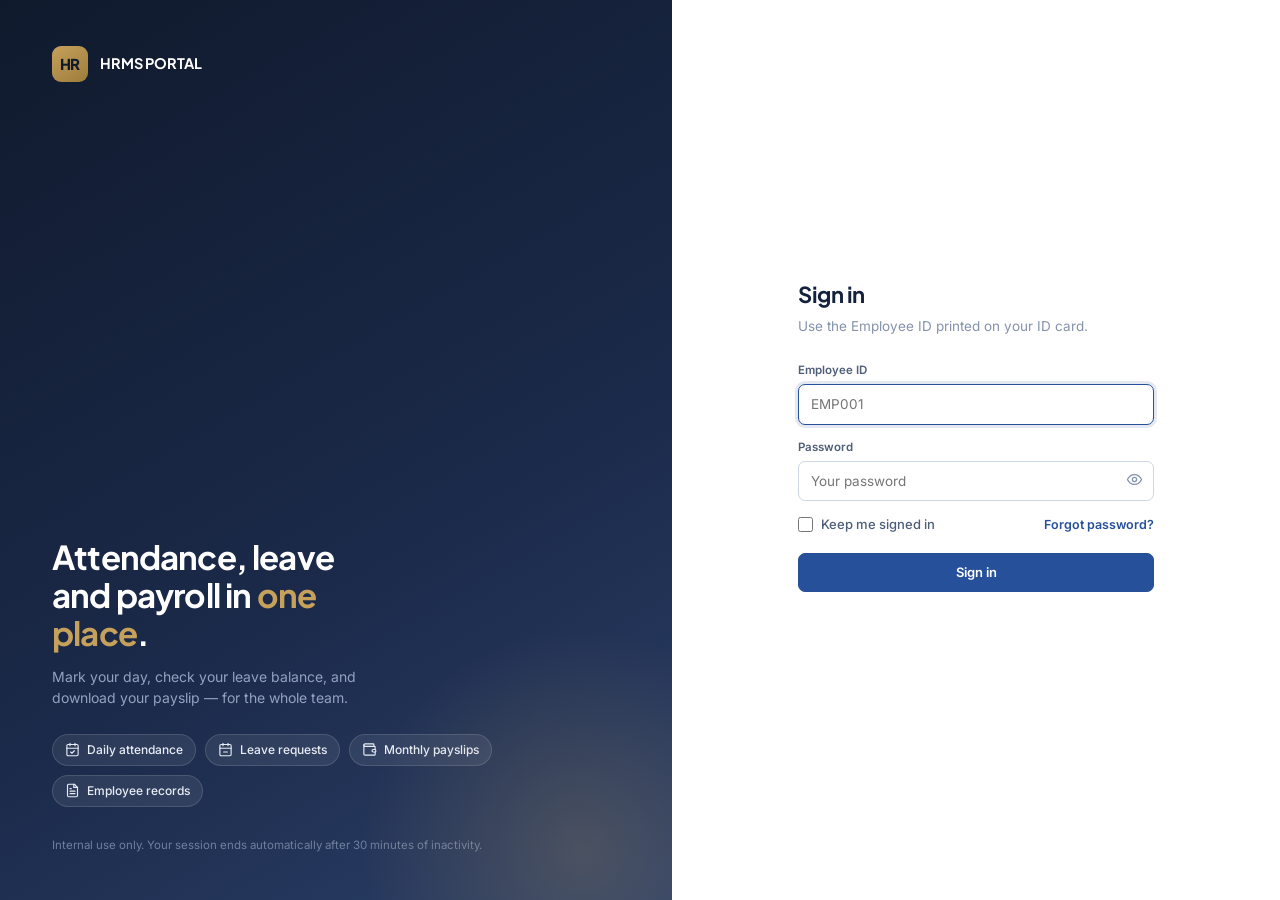
<file: payslip.html>
<!DOCTYPE html>
<html lang="en">
<head>
<meta charset="UTF-8">
<meta name="viewport" content="width=device-width, initial-scale=1">
<title>Payslip — OmNettwear HRMS</title>
<link rel="preconnect" href="https://fonts.gstatic.com" crossorigin>
<link href="https://fonts.googleapis.com/css2?family=Inter:wght@400;500;600;700&family=Plus+Jakarta+Sans:wght@600;700;800&family=IBM+Plex+Mono:wght@400;500;600&display=swap" rel="stylesheet">
<link rel="stylesheet" href="assets/app.css">
</head>
<body>

<div id="pageContent">
  <div class="no-print" style="display:flex;gap:9px;margin-bottom:18px;flex-wrap:wrap">
    <a class="btn" href="payroll.html" id="backBtn">All payslips</a>
    <button class="btn btn-dark" id="printBtn">Print / Save as PDF</button>
  </div>
  <div id="doc"><div class="card"><div class="card-body"><div class="skeleton" style="width:60%"></div>
  <div class="skeleton" style="width:40%;margin-top:10px"></div></div></div></div>
</div>

<script src="assets/app.js"></script>
<script>
const session = mountShell({ page: 'payroll', title: 'Payslip', sub: 'Salary statement' });
const slipId = new URLSearchParams(location.search).get('id');

el('backBtn').innerHTML = icon('left', 15) + 'All payslips';
el('printBtn').innerHTML = icon('printer', 15) + 'Print / Save as PDF';
el('printBtn').onclick = function () { window.print(); };

function line(label, value, cls) {
  return '<div class="slip-line ' + (cls || '') + '"><span>' + esc(label) + '</span>' +
    '<span class="mono">' + money(value) + '</span></div>';
}

function metaCell(k, v) {
  return '<div><div class="k">' + esc(k) + '</div><div class="v">' + esc(v || '\u2014') + '</div></div>';
}

function render(d) {
  const s = d.payslip, e = d.employee, cfg = d.settings || {};

  const earnings = [
    ['Basic', s.basic], ['House rent allowance', s.hra], ['Conveyance', s.conveyance],
    ['Medical', s.medical], ['Special allowance', s.specialAllowance],
    ['Other allowance', s.otherAllowance], ['Overtime', s.otAmount]
  ].filter(function (r) { return Number(r[1]) > 0; });

  const deductions = [
    ['Provident fund', s.pf], ['ESI', s.esi], ['Professional tax', s.professionalTax],
    ['TDS', s.tds], ['Other deduction', s.otherDeduction]
  ].filter(function (r) { return Number(r[1]) > 0; });

  const logo = cfg.COMPANY_LOGO_URL
    ? '<img src="' + esc(cfg.COMPANY_LOGO_URL) + '" alt="" style="height:64px;max-width:180px;object-fit:contain;border-radius:8px">'
    : '<div class="brand-mark" style="width:42px;height:42px;font-size:17px">' +
      esc(String(cfg.COMPANY_NAME || 'OM').replace(/[^A-Za-z]/g, '').slice(0, 2).toUpperCase()) + '</div>';

  el('doc').innerHTML =
    (s.status === 'Draft' ? '<div class="banner warn no-print" style="max-width:820px;margin:0 auto 14px">' +
      icon('alert', 17) + '<div><b>Draft.</b> This payslip is not published yet, so the employee cannot see it.</div></div>' : '') +
    '<div class="slip">' +
      '<div class="slip-head">' + logo +
        '<div><div class="co">' + esc(cfg.COMPANY_NAME || 'OmNettwear LLP') + '</div>' +
        '<div class="co-sub">' + esc(cfg.COMPANY_ADDRESS || '') + '</div></div>' +
        '<div class="right"><div class="doc-type">Salary Slip</div>' +
        '<div class="doc-month">' + esc(niceMonth(s.month)) + '</div></div>' +
      '</div>' +

      '<div class="slip-meta">' +
        metaCell('Employee', e.name) +
        metaCell('Employee ID', s.employeeId) +
        metaCell('Designation', e.designation) +
        metaCell('Department', e.department) +
        metaCell('Date of joining', e.joiningDate ? niceDate(e.joiningDate) : '') +
        metaCell('Bank account', e.accountNumber) +
        metaCell('PAN', e.pan) +
        metaCell('UAN', e.uan) +
      '</div>' +

      '<div class="slip-col-head" style="border-top:1px solid var(--line)">' +
        '<span>Attendance</span><span>' + esc(s.payableDays) + ' payable of ' + esc(s.totalDays) + ' days</span></div>' +
      '<div style="display:grid;grid-template-columns:repeat(6,1fr);border-bottom:1px solid var(--line)">' +
        [['Working days', s.workingDays], ['Present', s.present], ['Half days', s.halfDays],
         ['Paid leave', s.paidLeave], ['Week offs', s.weekOffs], ['Loss of pay', s.lopDays]]
          .map(function (r) {
            return '<div style="padding:11px 14px;border-right:1px solid var(--line)">' +
              '<div class="k" style="font-size:9.5px;font-weight:700;letter-spacing:.08em;text-transform:uppercase;color:var(--text-3)">' +
              esc(r[0]) + '</div><div class="mono" style="font-size:14px;font-weight:600">' + esc(r[1]) + '</div></div>';
          }).join('') +
      '</div>' +

      '<div class="slip-cols">' +
        '<div><div class="slip-col-head"><span>Earnings</span><span>Amount</span></div>' +
          earnings.map(function (r) { return line(r[0], r[1]); }).join('') +
          line('Gross earnings', s.gross, 'total') + '</div>' +
        '<div><div class="slip-col-head"><span>Deductions</span><span>Amount</span></div>' +
          (deductions.length ? deductions.map(function (r) { return line(r[0], r[1]); }).join('')
            : '<div class="slip-line"><span class="muted">No deductions this month</span><span class="mono">' + money(0) + '</span></div>') +
          line('Total deductions', s.totalDeductions, 'total') + '</div>' +
      '</div>' +

      '<div class="slip-net">' +
        '<span class="lbl">NET PAY FOR ' + esc(String(niceMonth(s.month)).toUpperCase()) + '</span>' +
        '<span class="amt">' + money(s.netPay) + '</span>' +
        '<span class="slip-words">' + esc(amountInWords(s.netPay)) + '</span>' +
      '</div>' +

      '<div class="slip-foot">' +
        '<span>Generated ' + esc(niceDate(s.generatedOn)) + ' by ' + esc(s.generatedBy) +
        ' \u00B7 Ref <span class="mono">' + esc(s.payslipId) + '</span></span>' +
        '<span>Computer generated statement. No signature required.</span>' +
      '</div>' +
    '</div>';
}

(async function load() {
  if (!session) return;
  if (!slipId) {
    el('doc').innerHTML = stateBlock('error', 'No payslip selected', 'Open one from the Salary & payslips page.');
    return;
  }
  try {
    const d = await apiGet('payslip', { payslipId: slipId });
    render(d);
  } catch (e) {
    el('doc').innerHTML = stateBlock('error', 'Could not open this payslip', e.message);
  }
})();
</script>
</body>
</html>
</file>
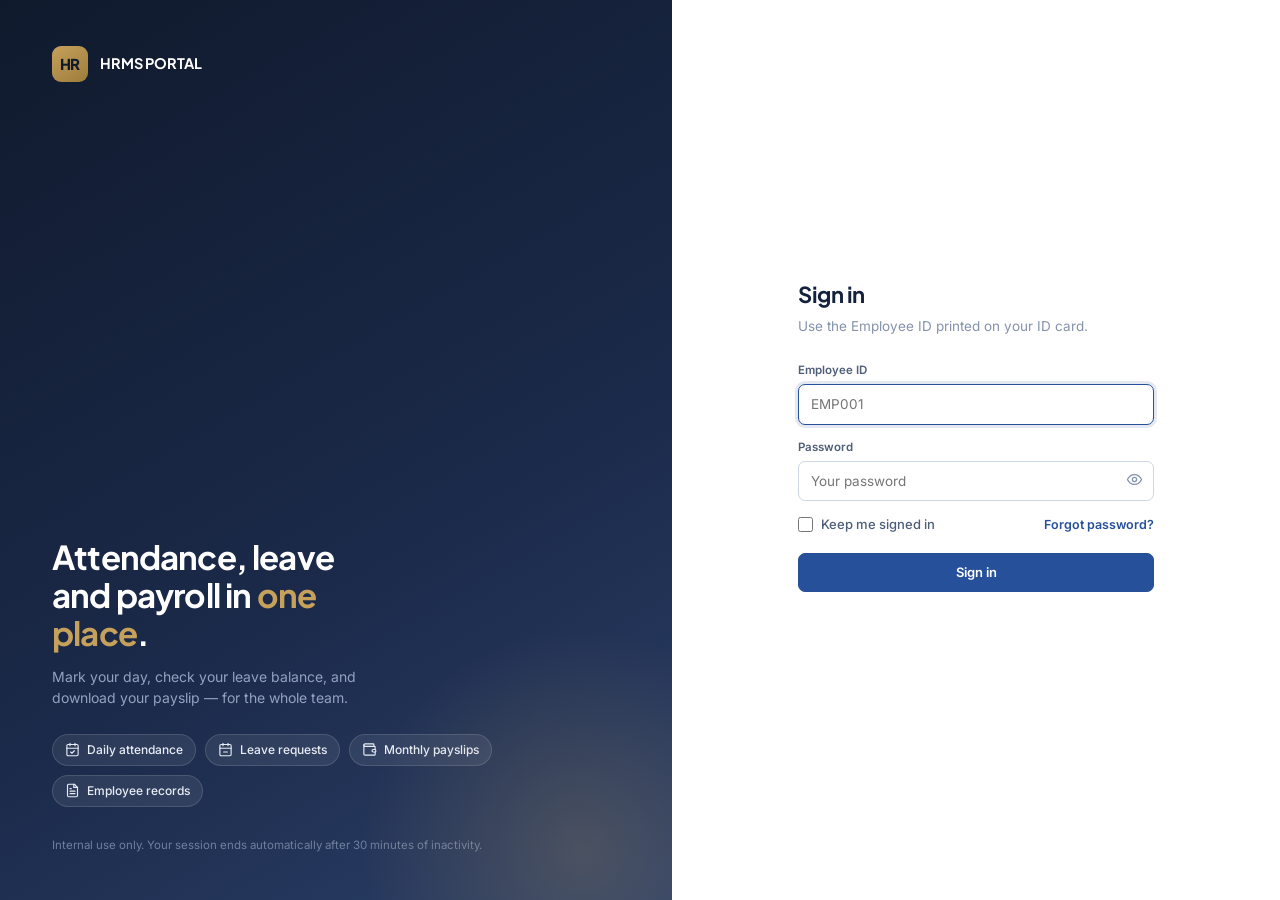
<file: policy.html>
<!DOCTYPE html>
<html lang="en">
<head>
<meta charset="UTF-8">
<meta name="viewport" content="width=device-width, initial-scale=1">
<title>Company Policy — OmNettwear HRMS</title>
<link rel="preconnect" href="https://fonts.gstatic.com" crossorigin>
<link href="https://fonts.googleapis.com/css2?family=Inter:wght@400;500;600;700&family=Plus+Jakarta+Sans:wght@600;700;800&family=IBM+Plex+Mono:wght@400;500;600&display=swap" rel="stylesheet">
<link rel="stylesheet" href="assets/app.css">
</head>
<body>

<div id="pageContent">
  <div class="card">
    <div class="card-body" style="display:flex;justify-content:space-between;align-items:center;flex-wrap:wrap;gap:10px">
      <div class="tabs" id="langTabs">
        <button data-lang="en" class="active">English</button>
        <button data-lang="hi">हिंदी</button>
      </div>
      <button class="btn btn-primary btn-sm" id="addSectionBtn" hidden>+ Add section</button>
    </div>
  </div>
  <div id="sections"></div>
</div>

<!-- ============ EDIT / ADD SECTION DIALOG (admin only) ============ -->
<div class="overlay" id="secDialog">
  <div class="dialog wide">
    <div class="dialog-head"><h3 id="secDlgTitle">Add section</h3>
      <button class="btn btn-ghost btn-icon close" id="secClose"></button></div>
    <div class="dialog-body">
      <div class="form-grid">
        <div class="field"><label for="secTitleEn">Title (English) <span class="req">*</span></label><input type="text" id="secTitleEn"></div>
        <div class="field"><label for="secTitleHi">Title (Hindi)</label><input type="text" id="secTitleHi"></div>
      </div>
      <div class="field"><label for="secContentEn">Content (English) <span class="req">*</span></label>
        <textarea id="secContentEn" rows="8"></textarea></div>
      <div class="field"><label for="secContentHi">Content (Hindi)</label>
        <textarea id="secContentHi" rows="8"></textarea></div>
      <div class="field"><label for="secOrder">Position (lower shows first)</label><input type="number" id="secOrder" value="100"></div>
    </div>
    <div class="dialog-foot">
      <button class="btn btn-danger" id="secDelete" hidden>Delete section</button>
      <div style="flex:1"></div>
      <button class="btn" id="secCancel">Cancel</button>
      <button class="btn btn-primary" id="secSave">Save section</button>
    </div>
  </div>
</div>

<script src="assets/app.js"></script>
<script>
const session = mountShell({ page: 'policy', title: 'Company Policy', sub: 'Employee handbook \u2014 attendance, leave, conduct and more' });
const admin = isAdmin();
let sections = [];
let lang = 'en';
let editingSectionId = null;

function renderSections() {
  if (admin) el('addSectionBtn').hidden = false;
  if (!sections.length) {
    el('sections').innerHTML = '<div class="card"><div class="card-body">' +
      stateBlock('empty', 'Nothing here yet', admin ? 'Press "+ Add section" to write the first one.' : 'Check back later.') +
      '</div></div>';
    return;
  }
  el('sections').innerHTML = sections.map(function (s, idx) {
    const title = lang === 'hi' && s.titleHindi ? s.titleHindi : s.titleEnglish;
    const content = lang === 'hi' && s.contentHindi ? s.contentHindi : s.contentEnglish;
    const id = 'sec' + idx;
    return '<div class="card" style="margin-bottom:10px">' +
      '<div class="card-body" style="padding:16px 18px">' +
      '<div class="hol-acc-head" data-sectoggle="' + id + '">' +
      '<div style="font-weight:600;font-size:14.5px;font-family:var(--font-display)">' + esc(title) + '</div>' +
      '<div style="display:flex;align-items:center;gap:8px">' +
      (admin ? '<button class="btn btn-sm" data-secedit="' + esc(s.sectionId) + '" title="Edit">' + icon('pencil', 13) + '</button>' : '') +
      '<span class="hol-acc-toggle" id="' + id + '_toggle">+</span>' +
      '</div></div>' +
      '<div class="hol-acc-body" id="' + id + '_body"><div style="padding-top:12px;font-size:13.5px;line-height:1.75;color:var(--text-2);white-space:pre-line">' +
      esc(content || '') + '</div></div>' +
      '</div></div>';
  }).join('');

  document.querySelectorAll('[data-sectoggle]').forEach(function (b) {
    b.onclick = function () {
      const id = b.dataset.sectoggle;
      const body = el(id + '_body');
      const isOpen = body.classList.contains('open');
      body.classList.toggle('open', !isOpen);
      el(id + '_toggle').textContent = isOpen ? '+' : '\u2212';
    };
  });
  document.querySelectorAll('[data-secedit]').forEach(function (b) {
    b.onclick = function (ev) {
      ev.stopPropagation();
      const s = sections.filter(function (x) { return x.sectionId === b.dataset.secedit; })[0];
      if (s) openSecDialog(s);
    };
  });
}

document.querySelectorAll('#langTabs button').forEach(function (b) {
  b.onclick = function () {
    lang = b.dataset.lang;
    document.querySelectorAll('#langTabs button').forEach(function (x) { x.classList.remove('active'); });
    b.classList.add('active');
    renderSections();
  };
});

function openSecDialog(s) {
  editingSectionId = s ? s.sectionId : null;
  el('secDlgTitle').textContent = s ? 'Edit section' : 'Add section';
  el('secTitleEn').value = s ? s.titleEnglish : '';
  el('secTitleHi').value = s ? s.titleHindi : '';
  el('secContentEn').value = s ? s.contentEnglish : '';
  el('secContentHi').value = s ? s.contentHindi : '';
  el('secOrder').value = s ? s.sortOrder : (sections.length + 1) * 10;
  el('secDelete').hidden = !s;
  openDialog('secDialog');
}
el('addSectionBtn').onclick = function () { openSecDialog(null); };
el('secClose').onclick = el('secCancel').onclick = function () { closeDialog('secDialog'); };

el('secSave').onclick = async function () {
  const titleEn = el('secTitleEn').value.trim();
  const contentEn = el('secContentEn').value.trim();
  if (!titleEn || !contentEn) { toast('English title and content are required', 'warn'); return; }
  const btn = this;
  btn.disabled = true; btn.textContent = 'Saving\u2026';
  try {
    const payload = {
      titleEnglish: titleEn, titleHindi: el('secTitleHi').value.trim(),
      contentEnglish: contentEn, contentHindi: el('secContentHi').value.trim(),
      sortOrder: Number(el('secOrder').value) || 100
    };
    if (editingSectionId) payload.sectionId = editingSectionId;
    const res = await apiPost('savePolicySection', payload);
    toast(res.message, 'ok');
    closeDialog('secDialog');
    sections = (await apiGet('policy')).sections;
    renderSections();
  } catch (e) { toast(e.message, 'bad'); }
  btn.disabled = false; btn.textContent = 'Save section';
};

el('secDelete').onclick = async function () {
  const yes = await confirmAction({ title: 'Delete this section?', body: 'This removes it for everyone. This cannot be undone.', confirmLabel: 'Delete' });
  if (!yes) return;
  try {
    const res = await apiPost('deletePolicySection', { sectionId: editingSectionId });
    toast(res.message, 'ok');
    closeDialog('secDialog');
    sections = (await apiGet('policy')).sections;
    renderSections();
  } catch (e) { toast(e.message, 'bad'); }
};

(async function init() {
  if (!session) return;
  el('sections').innerHTML = '<div class="card"><div class="card-body"><div class="skeleton" style="width:60%"></div>' +
    '<div class="skeleton" style="width:40%;margin-top:10px"></div></div></div>';
  try {
    sections = (await apiGet('policy')).sections;
    renderSections();
  } catch (e) {
    el('sections').innerHTML = '<div class="card"><div class="card-body">' + stateBlock('error', 'Could not load the handbook', e.message) + '</div></div>';
  }
})();
</script>
</body>
</html>
</file>
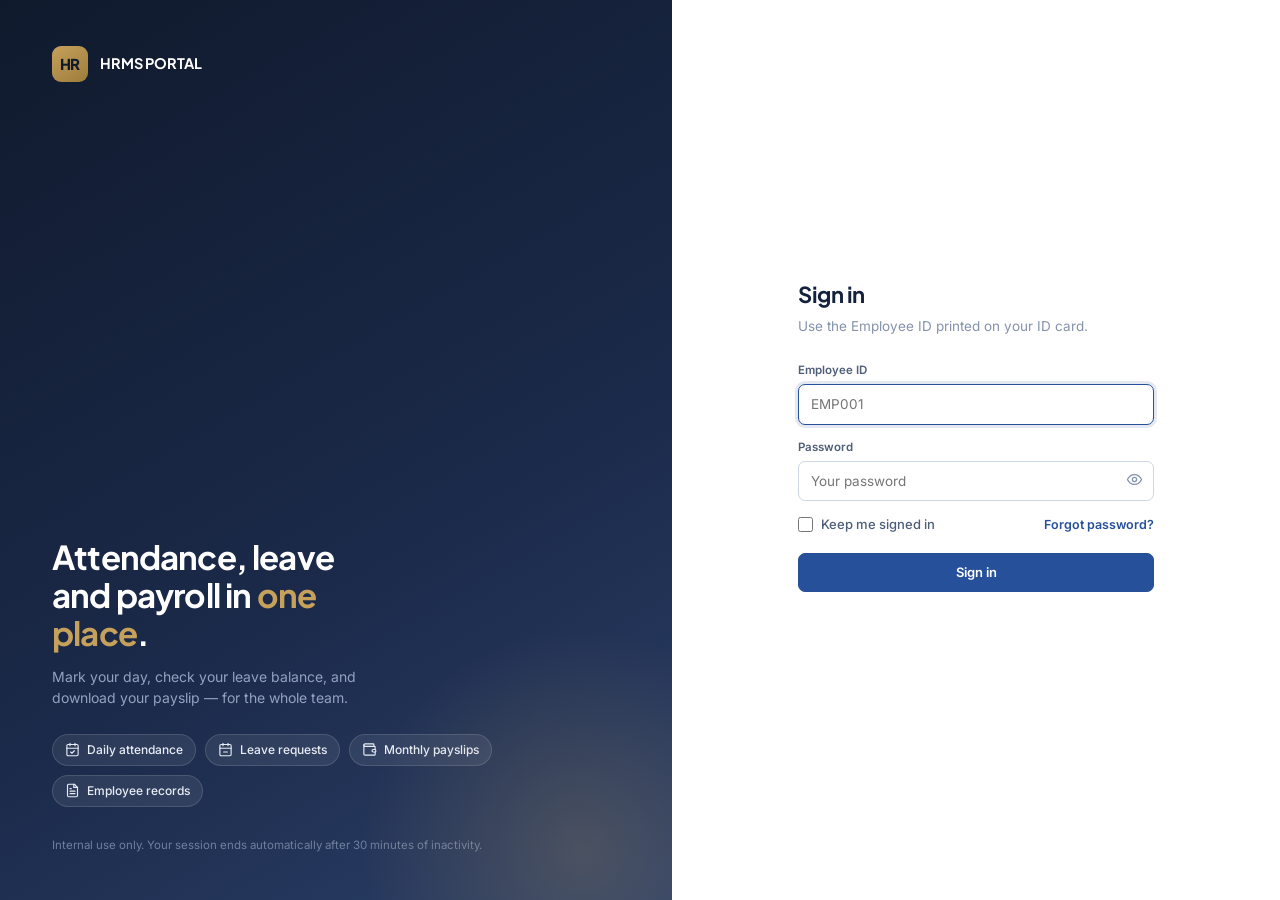
<file: profile.html>
<!DOCTYPE html>
<html lang="en">
<head>
<meta charset="UTF-8">
<meta name="viewport" content="width=device-width, initial-scale=1">
<title>My profile — OmNettwear HRMS</title>
<link rel="preconnect" href="https://fonts.gstatic.com" crossorigin>
<link href="https://fonts.googleapis.com/css2?family=Inter:wght@400;500;600;700&family=Plus+Jakarta+Sans:wght@600;700;800&family=IBM+Plex+Mono:wght@400;500;600&display=swap" rel="stylesheet">
<link rel="stylesheet" href="assets/app.css">
</head>
<body>

<div id="pageContent">
  <div class="card">
    <div class="card-body" id="head">
      <div class="skeleton" style="width:40%"></div>
    </div>
    <div class="tabs" id="tabs">
      <button data-tab="personal" class="active">Personal</button>
      <button data-tab="contact">Contact & address</button>
      <button data-tab="employment">Employment</button>
      <button data-tab="bank">Bank & statutory</button>
      <button data-tab="documents">Documents</button>
      <button data-tab="security">Security</button>
    </div>

    <div class="tab-panel active" id="tab-personal"><div class="card-body" id="pPersonal"></div></div>
    <div class="tab-panel" id="tab-contact"><div class="card-body" id="pContact"></div></div>
    <div class="tab-panel" id="tab-employment"><div class="card-body" id="pEmployment"></div></div>
    <div class="tab-panel" id="tab-bank"><div class="card-body" id="pBank"></div></div>
    <div class="tab-panel" id="tab-documents"><div class="card-body" id="pDocuments"></div></div>
    <input type="file" id="photoFileInput" accept="image/*" hidden>
    <input type="file" id="docFileInput" accept="image/*,application/pdf" hidden>
    <div class="tab-panel" id="tab-security"><div class="card-body" id="pSecurity"></div></div>
  </div>
</div>

<script src="assets/app.js"></script>
<script>
const session = mountShell({ page: 'profile', title: 'My profile', sub: 'Personal record and account settings' });
let me = {}, balance = [];

document.querySelectorAll('#tabs button').forEach(function (b) {
  b.onclick = function () {
    document.querySelectorAll('#tabs button').forEach(function (x) { x.classList.remove('active'); });
    document.querySelectorAll('.tab-panel').forEach(function (x) { x.classList.remove('active'); });
    b.classList.add('active');
    el('tab-' + b.dataset.tab).classList.add('active');
    history.replaceState(null, '', '#' + b.dataset.tab);
  };
});

function kv(label, value, iconName) {
  return '<div class="kv-item"><div class="k">' + (iconName ? icon(iconName, 12) : '') + esc(label) + '</div>' +
    '<div class="v' + (/id|pan|aadhaar|account|ifsc|uan|esic|phone|pincode/i.test(label) ? ' mono' : '') + '">' +
    esc(value || '\u2014') + '</div></div>';
}

function renderHead() {
  el('head').innerHTML =
    '<div style="display:flex;gap:18px;align-items:center;flex-wrap:wrap">' +
      '<div style="display:flex;flex-direction:column;align-items:center;gap:6px">' +
        /* The avatar doubles as the photo picker — click it, choose from the
           gallery, done. No URL pasting required. */
        '<div style="position:relative;cursor:pointer" id="photoPick" title="Click to change photo">' +
          avatarHtml(me, 'avatar lg') +
          '<span style="position:absolute;right:-2px;bottom:-2px;background:var(--brand);color:#fff;' +
          'border-radius:50%;width:26px;height:26px;display:grid;place-items:center;border:2px solid #fff">' +
          icon('pencil', 12) + '</span>' +
        '</div>' +
        (me.photoUrl
          ? '<button class="btn btn-sm" id="removePhotoBtn" style="font-size:11px;padding:3px 9px">' +
            icon('trash', 11) + 'Remove photo</button>'
          : '') +
      '</div>' +
      '<div style="flex:1;min-width:220px">' +
        '<div style="font-family:var(--font-display);font-size:21px;font-weight:700;letter-spacing:-.02em">' + esc(me.name) + '</div>' +
        '<div class="muted" style="font-size:13.5px;margin-top:2px">' +
          esc([me.designation, me.department].filter(Boolean).join(' \u00B7 ') || 'Employee') + '</div>' +
        '<div style="display:flex;gap:8px;margin-top:9px;flex-wrap:wrap">' +
          '<span class="pill pill-neutral no-dot">' + icon('card', 12) + '<span class="mono">' + esc(me.employeeId) + '</span></span>' +
          pill(me.status || 'Active') +
          '<span class="pill pill-neutral no-dot">' + icon('shield', 12) + esc(me.role || 'Employee') + '</span>' +
        '</div>' +
      '</div>' +
      '<div style="display:flex;gap:22px;flex-wrap:wrap">' +
        (balance || []).map(function (b) {
          return '<div><div class="stat-label">' + esc(b.type.replace(' Leave', '')) + ' left</div>' +
            '<div class="mono" style="font-size:19px;font-weight:600">' + b.balance + '</div></div>';
        }).join('') +
      '</div>' +
    '</div>';
}

function renderPersonal() {
  el('pPersonal').innerHTML =
    '<div class="kv">' +
      kv('Full name', me.name, 'user') +
      kv('Date of birth', me.dateOfBirth ? niceDate(me.dateOfBirth) : '', 'gift') +
      kv('Gender', me.gender) +
      kv('Blood group', me.bloodGroup) +
      kv('Marital status', me.maritalStatus) +
      kv("Father's / spouse's name", me.fatherSpouseName) +
    '</div>' +
    '<div class="banner info" style="margin-top:18px">' + icon('info', 17) +
      '<div>Name, date of birth and gender are locked to the HR record. Ask HR if something needs correcting.</div></div>';
}

const EDITABLE = [
  ['phone', 'Phone', 'tel'], ['bloodGroup', 'Blood group', 'text'], ['maritalStatus', 'Marital status', 'select:Single,Married,Other'],
  ['fatherSpouseName', "Father's / spouse's name", 'text'],
  ['emergencyContactName', 'Emergency contact name', 'text'], ['emergencyContactPhone', 'Emergency contact phone', 'tel'],
  ['addressLine1', 'Address line 1', 'text'], ['addressLine2', 'Address line 2', 'text'],
  ['city', 'City', 'text'], ['state', 'State', 'text'], ['pincode', 'Pincode', 'text'],
  ['photoUrl', 'Photo link', 'text']
];

function renderContact(editing) {
  if (!editing) {
    const addr = [me.addressLine1, me.addressLine2, me.city, me.state, me.pincode].filter(Boolean).join(', ');
    el('pContact').innerHTML =
      '<div style="display:flex;justify-content:flex-end;margin-bottom:6px">' +
        '<button class="btn btn-sm" id="editBtn">' + icon('pencil', 14) + 'Edit my details</button></div>' +
      '<div class="kv">' +
        kv('Work email', me.email, 'mail') +
        kv('Phone', me.phone, 'phone') +
        kv('Emergency contact', me.emergencyContactName ?
          me.emergencyContactName + (me.emergencyContactPhone ? ' \u00B7 ' + me.emergencyContactPhone : '') : '', 'alert') +
        kv('Home address', addr, 'pin') +
        kv('City', me.city, 'building') +
        kv('Pincode', me.pincode) +
      '</div>';
    el('editBtn').onclick = function () { renderContact(true); };
    return;
  }

  el('pContact').innerHTML =
    '<div class="banner info">' + icon('info', 17) +
      '<div>You can update contact details, address and your photo link. Everything else is maintained by HR.</div></div>' +
    '<div class="form-grid">' + EDITABLE.map(function (f) {
      const val = me[f[0]] || '';
      if (f[2].indexOf('select:') === 0) {
        const opts = f[2].split(':')[1].split(',');
        return '<div class="field"><label for="f_' + f[0] + '">' + esc(f[1]) + '</label><select id="f_' + f[0] + '">' +
          '<option value=""></option>' + opts.map(function (o) {
            return '<option' + (val === o ? ' selected' : '') + '>' + o + '</option>';
          }).join('') + '</select></div>';
      }
      return '<div class="field"><label for="f_' + f[0] + '">' + esc(f[1]) + '</label>' +
        '<input type="' + f[2] + '" id="f_' + f[0] + '" value="' + esc(val) + '"></div>';
    }).join('') + '</div>' +
    '<div style="display:flex;gap:9px;justify-content:flex-end">' +
      '<button class="btn" id="cancelEdit">Cancel</button>' +
      '<button class="btn btn-primary" id="saveEdit">' + icon('save', 15) + 'Save changes</button></div>';

  el('cancelEdit').onclick = function () { renderContact(false); };
  el('saveEdit').onclick = async function () {
    const patch = {};
    EDITABLE.forEach(function (f) { patch[f[0]] = el('f_' + f[0]).value.trim(); });
    this.disabled = true;
    this.textContent = 'Saving\u2026';
    try {
      const res = await apiPost('updateMyProfile', { employee: patch });
      toast(res.message, 'ok');
      Object.assign(me, patch);
      renderHead();
      renderContact(false);
    } catch (e) {
      toast(e.message, 'bad');
      this.disabled = false;
      this.innerHTML = icon('save', 15) + 'Save changes';
    }
  };
}

function renderEmployment() {
  el('pEmployment').innerHTML =
    '<div class="kv">' +
      kv('Employee ID', me.employeeId, 'card') +
      kv('Designation', me.designation, 'briefcase') +
      kv('Department', me.department, 'building') +
      kv('Date of joining', me.joiningDate ? niceDate(me.joiningDate) : '', 'calendar') +
      kv('Employment type', me.employmentType) +
      kv('Reporting manager', me.reportingManager, 'user') +
      kv('Shift', [me.shiftIn, me.shiftOut].filter(Boolean).join(' \u2013 ') ||
        (appSettings().OFFICE_START_TIME + ' \u2013 ' + appSettings().OFFICE_END_TIME), 'clock') +
      kv('Weekly off', me.weeklyOff || appSettings().WEEKLY_OFF, 'sun') +
      kv('Access level', me.role, 'shield') +
      kv('Record status', me.status) +
    '</div>' +
    '<div class="section-title">Leave entitlement this year</div>' +
    '<div class="kv">' + (balance || []).map(function (b) {
      return kv(b.type, b.balance + ' of ' + b.allotted + ' days left');
    }).join('') + '</div>';
}

function renderBank() {
  el('pBank').innerHTML =
    '<div class="kv">' +
      kv('Bank name', me.bankName, 'building') +
      kv('Account number', me.accountNumber, 'card') +
      kv('IFSC', me.ifsc) +
      kv('PAN', me.pan, 'file') +
      kv('Aadhaar', me.aadhaar ? 'XXXX XXXX ' + String(me.aadhaar).slice(-4) : '', 'file') +
      kv('UAN (PF)', me.uan) +
      kv('ESIC number', me.esicNumber) +
    '</div>' +
    '<div class="banner warn" style="margin-top:18px">' + icon('lock', 17) +
      '<div>Bank and statutory details are used for salary transfer and PF/ESI filing. Only you and HR can see this tab. ' +
      'To change an account, give HR a cancelled cheque or passbook copy.</div></div>';
}

function renderSecurity() {
  el('pSecurity').innerHTML =
    '<div style="max-width:420px">' +
      '<div class="field"><label for="curPw">Current password</label>' +
        '<div class="pw-wrap"><input type="password" id="curPw" autocomplete="current-password">' +
        '<button class="pw-toggle" data-for="curPw">' + icon('eye', 17) + '</button></div></div>' +
      '<div class="field"><label for="newPw">New password</label>' +
        '<div class="pw-wrap"><input type="password" id="newPw" autocomplete="new-password">' +
        '<button class="pw-toggle" data-for="newPw">' + icon('eye', 17) + '</button></div>' +
        '<div class="hint">At least 6 characters. Avoid your name, phone number or 123456.</div></div>' +
      '<div class="field"><label for="confPw">Confirm new password</label>' +
        '<input type="password" id="confPw" autocomplete="new-password"></div>' +
      '<button class="btn btn-primary" id="pwBtn">Update password</button>' +
    '</div>' +
    '<div class="section-title">Session</div>' +
    '<p class="muted" style="font-size:13px;max-width:520px">You are signed in as <span class="mono">' +
      esc(me.employeeId) + '</span>. Sessions end after 30 minutes of inactivity, and sooner if you sign out. ' +
      'Signing out here does not affect other devices you left signed in.</p>' +
    '<button class="btn btn-danger btn-sm" style="margin-top:12px" id="soBtn">' + icon('logout', 14) + 'Sign out now</button>';

  document.querySelectorAll('.pw-toggle[data-for]').forEach(function (b) {
    b.onclick = function () {
      const i = el(b.dataset.for);
      const show = i.type === 'password';
      i.type = show ? 'text' : 'password';
      b.innerHTML = icon(show ? 'eye-off' : 'eye', 17);
    };
  });

  el('soBtn').onclick = signOut;
  el('pwBtn').onclick = async function () {
    const cur = el('curPw').value, nw = el('newPw').value, cf = el('confPw').value;
    if (!cur || !nw || !cf) { toast('Fill in all three fields.', 'warn'); return; }
    if (nw.length < 6) { toast('The new password needs at least 6 characters.', 'warn'); return; }
    if (nw !== cf) { toast('The new passwords do not match.', 'warn'); return; }

    this.disabled = true;
    this.textContent = 'Updating\u2026';
    try {
      const res = await apiPost('changePassword', { currentPassword: cur, newPassword: nw });
      toast(res.message, 'ok');
      ['curPw', 'newPw', 'confPw'].forEach(function (id) { el(id).value = ''; });
    } catch (e) { toast(e.message, 'bad'); }
    this.disabled = false;
    this.textContent = 'Update password';
  };
}

/* ================= documents ================= */
let docTypes = [];

/** Reads a File into the bare base64 the backend expects (no data: prefix). */
function fileToBase64(file) {
  return new Promise(function (resolve, reject) {
    const r = new FileReader();
    r.onload = function () { resolve(String(r.result).split(',')[1]); };
    r.onerror = function () { reject(new Error('Could not read that file')); };
    r.readAsDataURL(file);
  });
}

function renderDocuments(docs) {
  const canManage = true; /* own documents are always yours to manage */
  el('pDocuments').innerHTML =
    '<div style="display:flex;gap:9px;flex-wrap:wrap;align-items:end;margin-bottom:16px">' +
      '<div class="field" style="margin:0;flex:1;min-width:200px">' +
        '<label for="docType">Document type</label>' +
        '<select id="docType">' +
          docTypes.map(function (t) { return '<option>' + esc(t) + '</option>'; }).join('') +
          '<option value="__custom">Other (type a name)\u2026</option>' +
        '</select>' +
      '</div>' +
      '<div class="field" style="margin:0;flex:1;min-width:200px;display:none" id="customTypeWrap">' +
        '<label for="customType">Name this document</label>' +
        '<input type="text" id="customType" maxlength="60" placeholder="e.g. Police verification">' +
      '</div>' +
      '<button class="btn btn-primary" id="pickDocBtn">' + icon('plus', 14) + 'Upload</button>' +
    '</div>' +
    '<div id="docList"></div>';

  el('docType').onchange = function () {
    el('customTypeWrap').style.display = this.value === '__custom' ? '' : 'none';
  };
  el('pickDocBtn').onclick = function () { el('docFileInput').click(); };

  const box = el('docList');
  if (!docs.length) {
    box.innerHTML = stateBlock('empty', 'No documents yet',
      'Upload your PAN, Aadhaar, bank cheque or anything else HR has asked for.');
    return;
  }
  box.innerHTML = '<div class="table-wrap"><table><thead><tr><th>Type</th><th>File</th>' +
    '<th>Uploaded</th><th></th></tr></thead><tbody>' +
    docs.map(function (d) {
      return '<tr><td><b>' + esc(d.docType) + '</b></td>' +
        '<td><a href="' + esc(d.fileUrl) + '" target="_blank" rel="noopener">' + esc(d.fileName) + '</a></td>' +
        '<td><span class="mono" style="font-size:12px">' + esc(niceDate(d.uploadedOn)) + '</span>' +
        '<br><span class="sub" style="font-size:11px">by ' + esc(d.uploadedBy) + '</span></td>' +
        '<td class="num">' +
          '<a class="btn btn-sm" href="' + esc(d.fileUrl) + '" target="_blank" rel="noopener" title="View">' + icon('eye', 13) + '</a> ' +
          (canManage ? '<button class="btn btn-sm doc-del" data-id="' + esc(d.docId) + '" title="Remove">' + icon('trash', 13) + '</button>' : '') +
        '</td></tr>';
    }).join('') + '</tbody></table></div>';

  Array.prototype.forEach.call(document.querySelectorAll('.doc-del'), function (b) {
    b.onclick = async function () {
      const yes = await confirmAction({
        title: 'Remove document',
        body: 'This deletes the file from Drive as well. Continue?',
        confirmLabel: 'Remove', cancelLabel: 'Keep it'
      });
      if (!yes) return;
      try {
        const res = await apiPost('deleteDocument', { docId: this.dataset.id });
        toast(res.message, 'ok');
        loadDocuments();
      } catch (e) { toast(e.message, 'bad'); }
    };
  });
}

async function loadDocuments() {
  try {
    const res = await apiGet('documents', { employeeId: me.employeeId });
    docTypes = res.docTypes || [];
    renderDocuments(res.documents || []);
  } catch (e) {
    el('pDocuments').innerHTML = stateBlock('error', 'Could not load documents', e.message);
  }
}

el('docFileInput').onchange = async function () {
  const file = this.files && this.files[0];
  if (!file) return;
  let type = el('docType').value;
  if (type === '__custom') {
    type = el('customType').value.trim();
    if (!type) { toast('Give the document a name first', 'warn'); this.value = ''; return; }
  }
  const btn = el('pickDocBtn');
  btn.disabled = true; btn.textContent = 'Uploading\u2026';
  try {
    const base64 = await fileToBase64(file);
    const res = await apiPost('uploadDocument', {
      employeeId: me.employeeId, docType: type,
      fileName: file.name, mimeType: file.type, base64: base64
    });
    toast(res.message, 'ok');
    loadDocuments();
  } catch (e) { toast(e.message, 'bad'); }
  btn.disabled = false;
  btn.innerHTML = icon('plus', 14) + 'Upload';
  this.value = '';
};

el('photoFileInput').onchange = async function () {
  const file = this.files && this.files[0];
  if (!file) return;
  if (!/^image\//.test(file.type)) { toast('Please choose an image', 'warn'); this.value = ''; return; }
  toast('Uploading photo\u2026');
  try {
    const base64 = await fileToBase64(file);
    const res = await apiPost('uploadPhoto', {
      employeeId: me.employeeId, mimeType: file.type, base64: base64
    });
    me.photoUrl = res.photoUrl;
    /* Keep the shell avatar in step with the new photo without a reload. */
    patchSession({ photoUrl: res.photoUrl });
    const shellAvatar = document.querySelector('#userChip .avatar, #userChip img.avatar');
    if (shellAvatar) shellAvatar.outerHTML = avatarHtml(me, 'avatar');
    renderHead();
    wirePhotoPick();
    toast(res.message, 'ok');
  } catch (e) { toast(e.message, 'bad'); }
  this.value = '';
};

function wirePhotoPick() {
  const p = el('photoPick');
  if (p) p.onclick = function () { el('photoFileInput').click(); };
  const rm = el('removePhotoBtn');
  if (rm) rm.onclick = async function () {
    const yes = await confirmAction({
      title: 'Remove your photo?', body: 'Your name initials will show instead.',
      confirmLabel: 'Remove photo', cancelLabel: 'Keep it'
    });
    if (!yes) return;
    try {
      const res = await apiPost('removePhoto', { employeeId: me.employeeId });
      me.photoUrl = '';
      patchSession({ photoUrl: '' });
      const shellAvatar = document.querySelector('#userChip .avatar, #userChip img.avatar');
      if (shellAvatar) shellAvatar.outerHTML = avatarHtml(me, 'avatar');
      renderHead();
      wirePhotoPick();
      toast(res.message, 'ok');
    } catch (e) { toast(e.message, 'bad'); }
  };
}

(async function load() {
  if (!session) return;
  try {
    const res = await apiGet('employee');
    me = res.profile;
    balance = res.leaveBalance || [];
    renderHead();
    wirePhotoPick();
    renderPersonal();
    renderContact(false);
    renderEmployment();
    renderBank();
    renderSecurity();
    loadDocuments();

    const hash = location.hash.replace('#', '');
    if (hash) {
      const btn = document.querySelector('#tabs button[data-tab="' + hash + '"]');
      if (btn) btn.click();
    }
  } catch (e) {
    el('head').innerHTML = stateBlock('error', 'Could not load your profile', e.message);
  }
})();
</script>
</body>
</html>
</file>
<file: assets/app.css>
/* ============================================================
   OMNETTWEAR HRMS — DESIGN SYSTEM
   Navy + gold corporate palette. Jakarta display / Inter body /
   Plex Mono for every number, ID, time and amount.
   ============================================================ */

:root {
  /* Surfaces */
  --bg: #f1f4f9;
  --surface: #ffffff;
  --surface-2: #f7f9fc;
  --line: #e3e8f0;
  --line-strong: #cdd6e5;

  /* Navy scale */
  --navy-900: #101a2d;
  --navy-800: #16233c;
  --navy-700: #1b2a4a;
  --navy-600: #24365c;

  /* Brand */
  --brand: #27509b;
  --brand-dark: #1c3d78;
  --brand-soft: #eaf0fb;
  --gold: #c6a15b;
  --gold-soft: #f7f0e0;

  /* Text */
  --text: #14213d;
  --text-2: #4e5d78;
  --text-3: #8592ac;
  --on-dark: #e8edf6;
  --on-dark-dim: #93a2bf;

  /* Semantic */
  --green: #0e9f6e;
  --green-soft: #e6f6f0;
  --red: #d92d4b;
  --red-soft: #fdeaee;
  --amber: #c77700;
  --amber-soft: #fdf3e3;
  --blue: #2563eb;
  --blue-soft: #e9efff;
  --violet: #7c3aed;
  --violet-soft: #f2ebfe;
  --cyan: #0e8ba1;
  --cyan-soft: #e4f5f8;

  --radius: 10px;
  --radius-sm: 7px;
  --radius-lg: 14px;
  --shadow-sm: 0 1px 2px rgba(16, 26, 45, .06);
  --shadow: 0 1px 3px rgba(16, 26, 45, .07), 0 8px 24px -12px rgba(16, 26, 45, .12);
  --shadow-lg: 0 24px 60px -18px rgba(16, 26, 45, .28);
  --sidebar-w: 250px;
  --font: 'Inter', system-ui, -apple-system, 'Segoe UI', sans-serif;
  --font-display: 'Plus Jakarta Sans', var(--font);
  --font-mono: 'IBM Plex Mono', ui-monospace, 'SF Mono', Menlo, monospace;
}

* { margin: 0; padding: 0; box-sizing: border-box; }

/* Component display rules must never beat the hidden attribute. */
[hidden] { display: none !important; }

html { -webkit-text-size-adjust: 100%; }

body {
  font-family: var(--font);
  background: var(--bg);
  color: var(--text);
  font-size: 14px;
  line-height: 1.5;
  -webkit-font-smoothing: antialiased;
}

svg { flex: none; }
a { color: var(--brand); text-decoration: none; }
:focus-visible { outline: 2px solid var(--brand); outline-offset: 2px; border-radius: 4px; }

@media (prefers-reduced-motion: reduce) {
  *, *::before, *::after { animation-duration: .01ms !important; transition-duration: .01ms !important; }
}

/* Numbers must never wobble between rows. */
.mono, td.num, .stat-value, .amount, .kpi-value {
  font-family: var(--font-mono);
  font-feature-settings: 'tnum' 1;
  letter-spacing: -.02em;
}

/* ===================== APP SHELL ===================== */

.app { display: flex; min-height: 100vh; }

.sidebar {
  width: var(--sidebar-w);
  flex: none;
  background: linear-gradient(180deg, var(--navy-900), var(--navy-700) 55%, var(--navy-600));
  color: var(--on-dark);
  display: flex;
  flex-direction: column;
  position: fixed;
  inset: 0 auto 0 0;
  z-index: 60;
}

.brand {
  display: flex;
  align-items: center;
  gap: 11px;
  padding: 20px 20px 18px;
  border-bottom: 1px solid rgba(255, 255, 255, .09);
}

.brand-mark {
  width: 36px; height: 36px;
  flex: none;
  border-radius: 9px;
  background: linear-gradient(145deg, var(--gold), #9d7c3c);
  color: var(--navy-900);
  display: grid;
  place-items: center;
  font-family: var(--font-display);
  font-weight: 800;
  font-size: 15px;
  letter-spacing: -.03em;
}

.brand-name {
  font-family: var(--font-display);
  font-weight: 700;
  font-size: 14.5px;
  letter-spacing: -.01em;
  color: #fff;
}

.brand-sub {
  font-size: 10.5px;
  font-weight: 600;
  letter-spacing: .12em;
  text-transform: uppercase;
  color: var(--on-dark-dim);
}

.nav { flex: 1; overflow-y: auto; padding: 14px 12px 20px; }

.nav-label {
  font-size: 10px;
  font-weight: 700;
  letter-spacing: .13em;
  text-transform: uppercase;
  color: #6f7f9e;
  padding: 14px 10px 7px;
}

.nav a {
  display: flex;
  align-items: center;
  gap: 11px;
  padding: 9px 11px;
  border-radius: var(--radius-sm);
  color: var(--on-dark-dim);
  font-weight: 500;
  font-size: 13.5px;
  margin-bottom: 2px;
  transition: background .15s, color .15s;
}

.nav a:hover { background: rgba(255, 255, 255, .07); color: #fff; }

.nav a.active {
  background: rgba(255, 255, 255, .11);
  color: #fff;
  font-weight: 600;
  box-shadow: inset 2px 0 0 var(--gold);
}

/* Unread-style counter, used in the sidebar and on tab labels. */
.count {
  display: inline-block;
  font-family: var(--font-mono);
  font-size: 11px;
  font-weight: 600;
  background: var(--red);
  color: #fff;
  padding: 1px 6px;
  border-radius: 20px;
  line-height: 1.45;
}
.nav a .count { margin-left: auto; }

.sidebar-foot {
  padding: 13px 16px;
  border-top: 1px solid rgba(255, 255, 255, .09);
  font-size: 11px;
  color: #6f7f9e;
  display: flex;
  justify-content: space-between;
  gap: 8px;
}

.main { flex: 1; min-width: 0; margin-left: var(--sidebar-w); }

/* ===================== TOP BAR ===================== */

.topbar {
  position: sticky;
  top: 0;
  z-index: 50;
  background: rgba(255, 255, 255, .92);
  backdrop-filter: blur(10px);
  border-bottom: 1px solid var(--line);
  padding: 0 26px;
  height: 62px;
  display: flex;
  align-items: center;
  gap: 16px;
}

.hamburger {
  display: none;
  background: none; border: none; cursor: pointer;
  color: var(--text); padding: 6px; border-radius: var(--radius-sm);
}
.hamburger:hover { background: var(--surface-2); }

.page-head { min-width: 0; }
.page-title {
  font-family: var(--font-display);
  font-size: 17px; font-weight: 700; letter-spacing: -.015em;
  white-space: nowrap; overflow: hidden; text-overflow: ellipsis;
}
.page-sub { font-size: 12px; color: var(--text-3); }

.topbar-right { margin-left: auto; display: flex; align-items: center; gap: 10px; }

.clock {
  font-family: var(--font-mono);
  font-size: 12.5px; font-weight: 500;
  color: var(--text-2);
  padding: 6px 11px;
  background: var(--surface-2);
  border: 1px solid var(--line);
  border-radius: var(--radius-sm);
  white-space: nowrap;
}

.user-chip {
  display: flex; align-items: center; gap: 9px;
  padding: 5px 9px 5px 5px;
  border: 1px solid var(--line);
  background: var(--surface);
  border-radius: 30px;
  cursor: pointer;
  font: inherit;
  color: inherit;
}
.user-chip:hover { border-color: var(--line-strong); background: var(--surface-2); }

.avatar {
  width: 30px; height: 30px; flex: none;
  border-radius: 50%;
  object-fit: cover;
  background: var(--brand);
  color: #fff;
  display: grid; place-items: center;
  font-family: var(--font-display);
  font-size: 12px; font-weight: 700;
}
.avatar.lg { width: 84px; height: 84px; font-size: 28px; border-radius: 18px; }
.avatar.sm { width: 26px; height: 26px; font-size: 10.5px; }

.user-chip .who { text-align: left; line-height: 1.25; }
.user-chip .who b { display: block; font-size: 12.5px; font-weight: 600; }
.user-chip .who span { font-size: 10.5px; color: var(--text-3); }

.menu {
  position: absolute; right: 26px; top: 56px;
  width: 232px;
  background: var(--surface);
  border: 1px solid var(--line);
  border-radius: var(--radius);
  box-shadow: var(--shadow-lg);
  padding: 6px;
  display: none;
}
.menu.open { display: block; }
/* Same look as the topbar user menu, but anchored to its own row instead
   of the fixed topbar position. */
.menu.row-menu { position: absolute; top: 100%; right: 0; margin-top: 4px; z-index: 40; }
.menu-head { padding: 10px 11px; border-bottom: 1px solid var(--line); margin-bottom: 5px; }
.menu-head b { display: block; font-size: 13px; }
.menu-head span { font-size: 11.5px; color: var(--text-3); font-family: var(--font-mono); }
.menu button, .menu a {
  display: flex; align-items: center; gap: 9px; width: 100%;
  padding: 8px 11px; border: none; background: none; cursor: pointer;
  font: inherit; font-size: 13px; color: var(--text); border-radius: var(--radius-sm);
  text-align: left;
}
.menu button:hover, .menu a:hover { background: var(--surface-2); }
.menu .danger { color: var(--red); }

.content { padding: 24px 26px 60px; max-width: 1420px; }

/* ===================== CARDS ===================== */

.card {
  background: var(--surface);
  border: 1px solid var(--line);
  border-radius: var(--radius);
  box-shadow: var(--shadow-sm);
}
.card + .card { margin-top: 18px; }

.card-head {
  padding: 15px 18px;
  border-bottom: 1px solid var(--line);
  display: flex; align-items: center; gap: 12px; flex-wrap: wrap;
}
.card-head h2 {
  font-family: var(--font-display);
  font-size: 14.5px; font-weight: 700; letter-spacing: -.01em;
  display: flex; align-items: center; gap: 8px;
}
.card-head h2 svg { color: var(--brand); }
.card-head .sub { font-size: 12px; color: var(--text-3); }
.card-head .right { margin-left: auto; display: flex; gap: 8px; flex-wrap: wrap; }
.card-body { padding: 18px; }
.card-body.tight { padding: 0; }

.section-title {
  font-family: var(--font-display);
  font-size: 11px; font-weight: 700; letter-spacing: .11em;
  text-transform: uppercase; color: var(--text-3);
  margin: 26px 0 12px;
  display: flex; align-items: center; gap: 9px;
}
.section-title::after { content: ''; flex: 1; height: 1px; background: var(--line); }
.section-title:first-child { margin-top: 0; }

/* ===================== STAT TILES ===================== */

.grid { display: grid; gap: 16px; }
.g2 { grid-template-columns: repeat(2, minmax(0, 1fr)); }
.g3 { grid-template-columns: repeat(3, minmax(0, 1fr)); }
.g4 { grid-template-columns: repeat(4, minmax(0, 1fr)); }
.g5 { grid-template-columns: repeat(5, minmax(0, 1fr)); }
.g6 { grid-template-columns: repeat(6, minmax(0, 1fr)); }
.g-2fr1 { grid-template-columns: minmax(0, 2fr) minmax(0, 1fr); }

.stat {
  background: var(--surface);
  border: 1px solid var(--line);
  border-radius: var(--radius);
  padding: 15px 16px;
  box-shadow: var(--shadow-sm);
  position: relative;
  overflow: hidden;
}
.stat::before {
  content: ''; position: absolute; inset: 0 auto 0 0; width: 3px;
  background: var(--tone, var(--brand));
}
.stat-top { display: flex; align-items: center; gap: 8px; margin-bottom: 9px; }
.stat-icon {
  width: 28px; height: 28px; border-radius: 8px;
  display: grid; place-items: center;
  background: var(--tone-soft, var(--brand-soft));
  color: var(--tone, var(--brand));
}
.stat-label { font-size: 11.5px; font-weight: 600; color: var(--text-2); letter-spacing: .01em; }
.stat-value { font-size: 25px; font-weight: 600; line-height: 1.1; }
.stat-foot { font-size: 11.5px; color: var(--text-3); margin-top: 4px; }

.tone-green { --tone: var(--green); --tone-soft: var(--green-soft); }
.tone-red { --tone: var(--red); --tone-soft: var(--red-soft); }
.tone-amber { --tone: var(--amber); --tone-soft: var(--amber-soft); }
.tone-blue { --tone: var(--blue); --tone-soft: var(--blue-soft); }
.tone-violet { --tone: var(--violet); --tone-soft: var(--violet-soft); }
.tone-cyan { --tone: var(--cyan); --tone-soft: var(--cyan-soft); }
.tone-gold { --tone: var(--gold); --tone-soft: var(--gold-soft); }

/* ===================== TABLES ===================== */

.table-wrap { overflow-x: auto; }
table { width: 100%; border-collapse: collapse; }

thead th {
  background: var(--surface-2);
  font-size: 10.5px; font-weight: 700; letter-spacing: .07em;
  text-transform: uppercase; color: var(--text-3);
  text-align: left; padding: 10px 16px;
  border-bottom: 1px solid var(--line);
  white-space: nowrap;
}
tbody td {
  padding: 11px 16px;
  border-bottom: 1px solid var(--line);
  font-size: 13.5px;
  vertical-align: middle;
}
tbody tr:last-child td { border-bottom: none; }
tbody tr:hover { background: var(--surface-2); }
td.num, th.num { text-align: right; }
td .who-cell { display: flex; align-items: center; gap: 9px; }
td .who-cell b { font-weight: 600; font-size: 13.5px; white-space: nowrap; }
/* Only the sub-line, never the avatar span that sits beside it. */
td .who-cell > div > span { font-family: var(--font-mono); font-size: 11px; color: var(--text-3); display: block; }
.row-actions { display: flex; gap: 6px; justify-content: flex-end; }

tfoot td {
  padding: 11px 16px; font-weight: 700; font-size: 13.5px;
  background: var(--surface-2); border-top: 1px solid var(--line-strong);
}

/* ===================== PILLS & TAGS ===================== */

.pill {
  display: inline-flex; align-items: center; gap: 5px;
  padding: 3px 9px; border-radius: 20px;
  font-size: 11.5px; font-weight: 600; white-space: nowrap;
  border: 1px solid transparent;
}
.pill::before { content: ''; width: 5px; height: 5px; border-radius: 50%; background: currentColor; }
.pill.no-dot::before { display: none; }
.pill-Present, .pill-Approved, .pill-Published, .pill-Active, .pill-Paid { background: var(--green-soft); color: #0a7d57; border-color: #bfe8d8; }
.pill-Absent, .pill-Rejected { background: var(--red-soft); color: #b02138; border-color: #f7cdd5; }
.pill-Leave, .pill-Pending, .pill-Draft { background: var(--amber-soft); color: #9a5d00; border-color: #f4dfba; }
.pill-Half-Day { background: var(--blue-soft); color: #1d4ed8; border-color: #ccd9fb; }
.pill-Holiday, .pill-Cancelled { background: var(--violet-soft); color: #6425d0; border-color: #ded0fb; }
.pill-Week-off, .pill-Inactive { background: var(--cyan-soft); color: #0a6c7e; border-color: #c4e6ed; }
.pill-neutral { background: var(--surface-2); color: var(--text-2); border-color: var(--line); }

.late-flag { color: var(--red); font-weight: 600; font-family: var(--font-mono); font-size: 12px; }
.muted { color: var(--text-3); }
.dash { color: var(--line-strong); }

/* ===================== BUTTONS ===================== */

.btn {
  display: inline-flex; align-items: center; justify-content: center; gap: 7px;
  padding: 9px 15px;
  border-radius: var(--radius-sm);
  border: 1px solid var(--line-strong);
  background: var(--surface);
  color: var(--text);
  font: inherit; font-size: 13px; font-weight: 600;
  cursor: pointer;
  transition: background .15s, border-color .15s, transform .1s;
  white-space: nowrap;
}
.btn:hover { background: var(--surface-2); border-color: #b8c4d8; }
.btn:active { transform: translateY(1px); }
.btn:disabled { opacity: .55; cursor: not-allowed; transform: none; }

.btn-primary { background: var(--brand); border-color: var(--brand); color: #fff; }
.btn-primary:hover { background: var(--brand-dark); border-color: var(--brand-dark); }
.btn-dark { background: var(--navy-700); border-color: var(--navy-700); color: #fff; }
.btn-dark:hover { background: var(--navy-900); border-color: var(--navy-900); }
.btn-danger { background: var(--red); border-color: var(--red); color: #fff; }
.btn-danger:hover { background: #b02138; border-color: #b02138; }
.btn-ghost { border-color: transparent; background: transparent; }
.btn-ghost:hover { background: var(--surface-2); border-color: var(--line); }
.btn-sm { padding: 6px 10px; font-size: 12px; }
/* Punch In / Punch Out is the one thing staff tap every day, twice.
   Deliberately oversized so it is unmissable and thumb-friendly. */
.btn-lg { padding: 15px 26px; font-size: 15.5px; font-weight: 600; border-radius: 10px; }

/* Holiday calendar (Administration -> Holidays & policy, and everyone's
   read-only Holidays page). Capped max-width keeps the grid from
   stretching to the full card width on wide screens. */
.hol-cal-grid { display: grid; grid-template-columns: repeat(7, 1fr); gap: 5px; }
.hol-dow { font-size: 10.5px; color: var(--text-3); text-align: center; padding: 4px 0; font-weight: 700; letter-spacing: .05em; text-transform: uppercase; }
.hol-cell {
  aspect-ratio: 1; border: 1px solid var(--line); border-radius: 8px; background: var(--surface-2);
  display: flex; flex-direction: column; align-items: center; justify-content: center; gap: 3px;
  font-size: 14px; font-weight: 600; font-family: var(--font-mono); cursor: pointer; padding: 2px; color: var(--text-1);
  min-height: 54px;
}
.hol-cell:hover { border-color: var(--brand); }
.hol-cell-active { border-color: var(--brand); border-width: 2px; background: var(--brand-soft); }
.hol-cell-empty { color: var(--text-3); cursor: default; font-weight: 500; }
.hol-cell-empty:hover { border-color: var(--line); }
.hol-dots { display: flex; gap: 3px; }
.hol-dot { display: inline-block; width: 8px; height: 8px; border-radius: 50%; }
.hol-detail-card {
  background: var(--surface-1); border-left: 3px solid var(--brand); border-radius: 0 10px 10px 0;
  padding: 11px 14px; margin-bottom: 8px;
}

/* Calendar colors — one row per setting, not a card grid, so a long list
   of colours stays scannable instead of turning into a wall of boxes. */
.color-list { border: 1px solid var(--line); border-radius: var(--radius); overflow: hidden; margin-bottom: 4px; }
.color-row {
  display: flex; align-items: center; gap: 12px; padding: 10px 14px;
  border-bottom: 1px solid var(--line); background: var(--surface);
}
.color-row:last-child { border-bottom: none; }
.color-row-label { flex: 1; font-size: 13.5px; font-weight: 500; }
.color-row input[type="color"] { width: 42px; height: 30px; padding: 2px; cursor: pointer; flex: none; }
.color-row-hex { font-size: 12px; color: var(--text-3); width: 70px; flex: none; }

/* Accordion holiday detail cards */
.hol-acc-head { display: flex; align-items: center; justify-content: space-between; gap: 10px; cursor: pointer; }
.hol-acc-toggle {
  width: 26px; height: 26px; border-radius: 50%; border: 1px solid var(--line); background: var(--surface);
  display: flex; align-items: center; justify-content: center; font-size: 16px; font-weight: 600;
  color: var(--text-2); flex: none; line-height: 1;
}
.hol-acc-body { overflow: hidden; max-height: 0; transition: max-height .2s ease; }
.hol-acc-body.open { max-height: 900px; }
.btn-icon { padding: 6px; }
.btn-block { width: 100%; }

.btn-group { display: inline-flex; border: 1px solid var(--line-strong); border-radius: var(--radius-sm); overflow: hidden; }
.btn-group button {
  border: none; background: var(--surface); padding: 7px 13px;
  font: inherit; font-size: 12.5px; font-weight: 600; color: var(--text-2); cursor: pointer;
  display: inline-flex; align-items: center; gap: 6px;
}
.btn-group button + button { border-left: 1px solid var(--line); }
.btn-group button.active { background: var(--navy-700); color: #fff; }

/* ===================== FORMS ===================== */

.field { margin-bottom: 14px; }
.field > label, .flabel {
  display: block;
  font-size: 11.5px; font-weight: 600; color: var(--text-2);
  margin-bottom: 5px;
}
.field .hint { font-size: 11.5px; color: var(--text-3); margin-top: 4px; }
.req { color: var(--red); }

input[type=text], input[type=password], input[type=date], input[type=time], input[type=month],
input[type=number], input[type=email], input[type=tel], select, textarea {
  width: 100%;
  padding: 9px 12px;
  border: 1px solid var(--line-strong);
  border-radius: var(--radius-sm);
  background: var(--surface);
  font: inherit; font-size: 13.5px; color: var(--text);
  transition: border-color .15s, box-shadow .15s;
}
input[type=date], input[type=time], input[type=month], input[type=number], .mono-input {
  font-family: var(--font-mono); font-size: 13px;
}
input:focus, select:focus, textarea:focus {
  outline: none; border-color: var(--brand);
  box-shadow: 0 0 0 3px rgba(39, 80, 155, .13);
}
input:disabled, select:disabled, textarea:disabled { background: var(--surface-2); color: var(--text-2); cursor: not-allowed; }
input[readonly] { background: var(--surface-2); }
textarea { resize: vertical; min-height: 74px; }
select {
  appearance: none;
  background-image: url("data:image/svg+xml,%3Csvg xmlns='http://www.w3.org/2000/svg' width='16' height='16' viewBox='0 0 24 24' fill='none' stroke='%234e5d78' stroke-width='2.2' stroke-linecap='round'%3E%3Cpath d='m6 9 6 6 6-6'/%3E%3C/svg%3E");
  background-repeat: no-repeat; background-position: right 10px center;
  padding-right: 32px;
}

.form-grid { display: grid; gap: 0 16px; grid-template-columns: repeat(2, minmax(0, 1fr)); }
.form-grid.g3 { grid-template-columns: repeat(3, minmax(0, 1fr)); }
.form-grid .span2 { grid-column: span 2; }

.check {
  display: flex; align-items: center; gap: 8px;
  font-size: 13px; font-weight: 500; color: var(--text-2); cursor: pointer;
}
.check input { width: 15px; height: 15px; accent-color: var(--brand); cursor: pointer; }

.pw-wrap { position: relative; }
.pw-wrap input { padding-right: 40px; }
.pw-toggle {
  position: absolute; right: 4px; top: 50%; transform: translateY(-50%);
  background: none; border: none; cursor: pointer; color: var(--text-3); padding: 7px;
  border-radius: var(--radius-sm);
}
.pw-toggle:hover { color: var(--text); background: var(--surface-2); }

.filters {
  display: grid; gap: 12px;
  grid-template-columns: repeat(auto-fit, minmax(160px, 1fr));
  align-items: end;
}
.filters .actions { display: flex; gap: 8px; }

.search-box { position: relative; }
.search-box svg { position: absolute; left: 11px; top: 50%; transform: translateY(-50%); color: var(--text-3); }
.search-box input { padding-left: 34px; }

/* ===================== KEY / VALUE DETAIL LISTS ===================== */

.kv { display: grid; gap: 0; grid-template-columns: repeat(auto-fit, minmax(210px, 1fr)); }
.kv-item { padding: 12px 4px; border-bottom: 1px solid var(--line); }
.kv-item .k {
  font-size: 10.5px; font-weight: 700; letter-spacing: .07em; text-transform: uppercase;
  color: var(--text-3); margin-bottom: 3px;
  display: flex; align-items: center; gap: 6px;
}
.kv-item .v { font-size: 13.5px; font-weight: 500; word-break: break-word; }
.kv-item .v.mono { font-size: 13px; }

/* ===================== TABS ===================== */

.tabs {
  display: flex; gap: 2px; overflow-x: auto;
  border-bottom: 1px solid var(--line);
  padding: 0 18px;
}
.tabs button {
  border: none; background: none; cursor: pointer; font: inherit;
  font-size: 13px; font-weight: 600; color: var(--text-3);
  padding: 12px 13px; border-bottom: 2px solid transparent;
  display: inline-flex; align-items: center; gap: 7px; white-space: nowrap;
}
.tabs button:hover { color: var(--text); }
.tabs button.active { color: var(--brand); border-bottom-color: var(--brand); }
.tab-panel { display: none; }
.tab-panel.active { display: block; }

/* ===================== MODAL ===================== */

.overlay {
  position: fixed; inset: 0; z-index: 200;
  background: rgba(16, 26, 45, .55);
  backdrop-filter: blur(3px);
  display: none; align-items: flex-start; justify-content: center;
  padding: 40px 16px;
  overflow-y: auto;
}
.overlay.open { display: flex; }
.dialog {
  width: 100%; max-width: 560px;
  background: var(--surface);
  border-radius: var(--radius-lg);
  box-shadow: var(--shadow-lg);
  animation: rise .18s cubic-bezier(.16, 1, .3, 1);
}
.dialog.wide { max-width: 880px; }
.dialog.narrow { max-width: 420px; }
@keyframes rise { from { opacity: 0; transform: translateY(10px) scale(.99); } }
.dialog-head {
  padding: 16px 20px; border-bottom: 1px solid var(--line);
  display: flex; align-items: center; gap: 10px;
}
.dialog-head h3 { font-family: var(--font-display); font-size: 15px; font-weight: 700; }
.dialog-head .close { margin-left: auto; }
.dialog-body { padding: 20px; }
.dialog-foot {
  padding: 14px 20px; border-top: 1px solid var(--line);
  display: flex; gap: 9px; justify-content: flex-end;
  background: var(--surface-2);
  border-radius: 0 0 var(--radius-lg) var(--radius-lg);
}

/* ===================== TOAST ===================== */

.toasts {
  position: fixed; bottom: 22px; right: 22px; z-index: 400;
  display: flex; flex-direction: column; gap: 9px;
  max-width: min(380px, calc(100vw - 32px));
}
.toast {
  display: flex; align-items: flex-start; gap: 10px;
  padding: 12px 14px;
  background: var(--navy-800); color: #fff;
  border-radius: var(--radius);
  box-shadow: var(--shadow-lg);
  font-size: 13px; font-weight: 500;
  animation: slidein .2s ease;
  border-left: 3px solid var(--brand);
}
@keyframes slidein { from { opacity: 0; transform: translateX(16px); } }
.toast.ok { border-left-color: var(--green); }
.toast.ok svg { color: #4ade9e; }
.toast.bad { border-left-color: var(--red); }
.toast.bad svg { color: #ff8098; }
.toast.warn { border-left-color: var(--amber); }
.toast.warn svg { color: #fbbf5e; }

/* ===================== STATES ===================== */

.state {
  padding: 44px 20px; text-align: center; color: var(--text-3);
}
.state-icon {
  width: 46px; height: 46px; border-radius: 13px; margin: 0 auto 13px;
  background: var(--surface-2); border: 1px solid var(--line);
  display: grid; place-items: center; color: var(--text-3);
}
.state h4 { font-family: var(--font-display); font-size: 14.5px; color: var(--text); margin-bottom: 4px; }
.state p { font-size: 13px; max-width: 380px; margin: 0 auto; }
.state.error .state-icon { background: var(--red-soft); border-color: #f7cdd5; color: var(--red); }

.skeleton {
  height: 13px; border-radius: 5px;
  background: linear-gradient(90deg, #eef1f7 25%, #e2e7f0 37%, #eef1f7 63%);
  background-size: 400% 100%;
  animation: shimmer 1.3s infinite linear;
}
@keyframes shimmer { from { background-position: 100% 0; } to { background-position: 0 0; } }

.banner {
  display: flex; align-items: flex-start; gap: 10px;
  padding: 12px 14px; border-radius: var(--radius);
  font-size: 13px; margin-bottom: 16px;
  border: 1px solid;
}
.banner.info { background: var(--brand-soft); border-color: #cddcf7; color: #1c3d78; }
.banner.warn { background: var(--amber-soft); border-color: #f4dfba; color: #8a5300; }
.banner.bad { background: var(--red-soft); border-color: #f7cdd5; color: #a51e34; }
.banner.ok { background: var(--green-soft); border-color: #bfe8d8; color: #096b4a; }
.banner b { font-weight: 700; }

/* ===================== MISC WIDGETS ===================== */

.bar-row { display: flex; align-items: center; gap: 10px; margin-bottom: 11px; }
.bar-row .bar-label { font-size: 12.5px; font-weight: 500; width: 116px; flex: none; }
.bar-track { flex: 1; height: 7px; background: #e8ecf4; border-radius: 20px; overflow: hidden; }
.bar-fill { display: block; height: 100%; border-radius: 20px; background: var(--tone, var(--brand)); }
.bar-row .bar-val { font-family: var(--font-mono); font-size: 12px; font-weight: 600; width: 42px; text-align: right; }

.timeline { position: relative; padding-left: 20px; }
.timeline::before { content: ''; position: absolute; left: 5px; top: 6px; bottom: 6px; width: 1px; background: var(--line); }
.timeline-item { position: relative; padding-bottom: 15px; }
.timeline-item::before {
  content: ''; position: absolute; left: -18px; top: 5px;
  width: 9px; height: 9px; border-radius: 50%;
  background: var(--surface); border: 2px solid var(--tone, var(--brand));
}
.timeline-item .t-title { font-size: 13px; font-weight: 600; }
.timeline-item .t-meta { font-size: 11.5px; color: var(--text-3); }

.cal-grid { display: grid; grid-template-columns: repeat(7, 1fr); gap: 5px; }
.cal-dow {
  text-align: center; font-size: 10px; font-weight: 700; letter-spacing: .07em;
  text-transform: uppercase; color: var(--text-3); padding-bottom: 5px;
}
.cal-cell {
  aspect-ratio: 1 / .85;
  border: 1px solid var(--line);
  border-radius: var(--radius-sm);
  padding: 6px;
  display: flex; flex-direction: column; justify-content: space-between;
  background: var(--surface);
  min-height: 54px;
}
.cal-cell.empty { border-color: transparent; background: none; }
.cal-cell .d { font-family: var(--font-mono); font-size: 13.5px; font-weight: 700; color: var(--text-2); }
.cal-cell .code { font-size: 10.5px; font-weight: 700; letter-spacing: .03em; }
.cal-cell.s-Present { background: var(--green-soft); border-color: #bfe8d8; }
.cal-cell.s-Present .code { color: #0a7d57; }
.cal-cell.s-Absent { background: var(--red-soft); border-color: #f7cdd5; }
.cal-cell.s-Absent .code { color: #b02138; }
.cal-cell.s-Leave { background: var(--amber-soft); border-color: #f4dfba; }
.cal-cell.s-Leave .code { color: #9a5d00; }
.cal-cell.s-Half-Day { background: var(--blue-soft); border-color: #ccd9fb; }
.cal-cell.s-Half-Day .code { color: #1d4ed8; }
.cal-cell.s-Holiday { background: var(--violet-soft); border-color: #ded0fb; }
.cal-cell.s-Holiday .code { color: #6425d0; }
.cal-cell.s-Week-off { background: var(--surface-2); }
.cal-cell.s-Week-off .code { color: var(--text-3); }
.cal-cell.today { box-shadow: 0 0 0 2px var(--brand); }

.legend { display: flex; flex-wrap: wrap; gap: 12px; font-size: 11.5px; color: var(--text-2); }
.legend span { display: inline-flex; align-items: center; gap: 6px; }
.legend i { width: 10px; height: 10px; border-radius: 3px; display: inline-block; }

/* A small colour-filled circle behind an icon — used for calendar-related
   section headers so they read as a distinct, findable block rather than
   blending into the plain-text headings around them. */
.icon-badge {
  display: inline-flex; align-items: center; justify-content: center;
  width: 28px; height: 28px; border-radius: 50%; flex: none;
  background: var(--brand-soft); color: var(--brand);
}
.cal-title {
  font-family: var(--font-display); font-size: 16px; font-weight: 700;
  letter-spacing: -.01em; color: var(--text-1);
  display: flex; align-items: center; gap: 10px; margin: 26px 0 14px;
}
.cal-title:first-child { margin-top: 0; }

/* ===================== LOGIN ===================== */

.auth-wrap { min-height: 100vh; display: grid; grid-template-columns: 1.05fr .95fr; }

.auth-brand {
  background: linear-gradient(150deg, var(--navy-900), var(--navy-700) 60%, #2b3f68);
  color: #fff;
  padding: 46px 52px;
  display: flex; flex-direction: column;
  position: relative; overflow: hidden;
}
.auth-brand::after {
  content: ''; position: absolute; right: -140px; bottom: -180px;
  width: 460px; height: 460px; border-radius: 50%;
  background: radial-gradient(circle, rgba(198, 161, 91, .22), transparent 68%);
}
.auth-head { display: flex; align-items: center; gap: 12px; }
.auth-pitch { margin-top: auto; position: relative; }
.auth-pitch h1 {
  font-family: var(--font-display);
  font-size: 33px; font-weight: 700; line-height: 1.16; letter-spacing: -.025em;
  max-width: 15ch;
}
.auth-pitch h1 em { font-style: normal; color: var(--gold); }
.auth-pitch p { color: var(--on-dark-dim); font-size: 14px; margin-top: 13px; max-width: 40ch; }
.auth-feats { display: flex; flex-wrap: wrap; gap: 9px; margin-top: 26px; }
.auth-feats span {
  display: inline-flex; align-items: center; gap: 7px;
  font-size: 12px; font-weight: 500; color: var(--on-dark);
  padding: 6px 12px; border-radius: 20px;
  background: rgba(255, 255, 255, .08); border: 1px solid rgba(255, 255, 255, .13);
}
.auth-foot { margin-top: 30px; font-size: 11.5px; color: #6f7f9e; position: relative; }

.auth-form { display: grid; place-items: center; padding: 40px 24px; background: var(--surface); }
.auth-box { width: 100%; max-width: 356px; }
.auth-box h2 { font-family: var(--font-display); font-size: 22px; font-weight: 700; letter-spacing: -.02em; }
.auth-box .lead { color: var(--text-3); font-size: 13.5px; margin: 5px 0 26px; }
.auth-row { display: flex; align-items: center; justify-content: space-between; margin-bottom: 18px; }
.link-btn { background: none; border: none; cursor: pointer; font: inherit; font-size: 12.5px; font-weight: 600; color: var(--brand); }
.link-btn:hover { text-decoration: underline; }
.auth-msg { font-size: 12.5px; font-weight: 500; margin-top: 13px; min-height: 17px; }
.auth-msg.bad { color: var(--red); }
.auth-msg.ok { color: #096b4a; }

@media (max-width: 900px) {
  .auth-wrap { grid-template-columns: 1fr; }
  .auth-brand { padding: 30px 26px; }
  .auth-pitch { margin-top: 26px; }
  .auth-pitch h1 { font-size: 26px; }
  .auth-feats { display: none; }
}

/* ===================== PAYSLIP DOCUMENT ===================== */

.slip {
  background: #fff; max-width: 820px; margin: 0 auto;
  border: 1px solid var(--line);
  border-radius: var(--radius);
  overflow: hidden;
  box-shadow: var(--shadow);
}
.slip-head {
  background: var(--navy-800); color: #fff;
  padding: 22px 26px;
  border-bottom: 3px solid var(--gold);
  display: flex; align-items: center; gap: 15px; flex-wrap: wrap;
}
.slip-head .co { font-family: var(--font-display); font-size: 19px; font-weight: 700; letter-spacing: -.02em; }
.slip-head .co-sub { font-size: 11.5px; color: var(--on-dark-dim); }
.slip-head .right { margin-left: auto; text-align: right; }
.slip-head .doc-type {
  font-size: 10px; font-weight: 700; letter-spacing: .16em; text-transform: uppercase;
  color: var(--gold);
}
.slip-head .doc-month { font-family: var(--font-mono); font-size: 16px; font-weight: 600; }
.slip-meta {
  display: grid; grid-template-columns: repeat(4, minmax(0, 1fr));
  border-bottom: 1px solid var(--line);
}
.slip-meta div { padding: 12px 16px; border-right: 1px solid var(--line); }
.slip-meta div:last-child { border-right: none; }
.slip-meta .k { font-size: 9.5px; font-weight: 700; letter-spacing: .09em; text-transform: uppercase; color: var(--text-3); }
.slip-meta .v { font-size: 13px; font-weight: 600; margin-top: 2px; }
.slip-cols { display: grid; grid-template-columns: 1fr 1fr; }
.slip-cols > div { border-right: 1px solid var(--line); }
.slip-cols > div:last-child { border-right: none; }
.slip-col-head {
  padding: 9px 16px; background: var(--surface-2);
  font-size: 10.5px; font-weight: 700; letter-spacing: .09em; text-transform: uppercase;
  border-bottom: 1px solid var(--line); color: var(--text-2);
  display: flex; justify-content: space-between;
}
.slip-line {
  display: flex; justify-content: space-between; gap: 12px;
  padding: 8px 16px; font-size: 13px;
  border-bottom: 1px solid #f0f3f8;
}
.slip-line.total {
  font-weight: 700; background: var(--surface-2);
  border-top: 1px solid var(--line-strong); border-bottom: none;
}
.slip-net {
  padding: 18px 26px; background: var(--gold-soft);
  border-top: 2px solid var(--gold);
  display: flex; align-items: center; gap: 14px; flex-wrap: wrap;
}
.slip-net .lbl { font-family: var(--font-display); font-size: 13px; font-weight: 700; letter-spacing: .02em; }
.slip-net .amt { margin-left: auto; font-family: var(--font-mono); font-size: 25px; font-weight: 600; }
.slip-words { width: 100%; font-size: 12px; color: var(--text-2); font-style: italic; }
.slip-foot {
  padding: 16px 26px; font-size: 11px; color: var(--text-3);
  border-top: 1px solid var(--line); display: flex; justify-content: space-between; gap: 16px; flex-wrap: wrap;
}

@media print {
  .sidebar, .topbar, .no-print, .toasts { display: none !important; }
  body { background: #fff; }
  .main { margin-left: 0; }
  .content { padding: 0; max-width: none; }
  .slip { border: none; box-shadow: none; max-width: none; }
  .slip-head { -webkit-print-color-adjust: exact; print-color-adjust: exact; }
  @page { margin: 12mm; }
}

/* ===================== RESPONSIVE ===================== */

@media (max-width: 1180px) {
  .g6 { grid-template-columns: repeat(3, minmax(0, 1fr)); }
  .g5 { grid-template-columns: repeat(3, minmax(0, 1fr)); }
  .g-2fr1 { grid-template-columns: 1fr; }
}

@media (max-width: 960px) {
  .sidebar { transform: translateX(-100%); transition: transform .22s ease; box-shadow: var(--shadow-lg); }
  .sidebar.open { transform: none; }
  .main { margin-left: 0; }
  .hamburger { display: inline-flex; }
  .scrim { position: fixed; inset: 0; background: rgba(16, 26, 45, .45); z-index: 55; display: none; }
  .scrim.open { display: block; }
  .g4, .g3 { grid-template-columns: repeat(2, minmax(0, 1fr)); }
  .slip-meta { grid-template-columns: repeat(2, minmax(0, 1fr)); }
  .slip-meta div:nth-child(2) { border-right: none; }
  .slip-cols { grid-template-columns: 1fr; }
  .slip-cols > div { border-right: none; }
}

@media (max-width: 700px) {
  .topbar { padding: 0 14px; height: 58px; }
  .content { padding: 16px 14px 50px; }
  .menu { right: 14px; }
  .form-grid, .form-grid.g3 { grid-template-columns: 1fr; }
  .form-grid .span2 { grid-column: span 1; }
  .clock { display: none; }
  .user-chip .who { display: none; }
  .page-sub { display: none; }
  .g6, .g5, .g4, .g3, .g2 { grid-template-columns: repeat(2, minmax(0, 1fr)); }
  .stat-value { font-size: 21px; }
  .cal-cell { min-height: 44px; padding: 4px; }
  .slip-net .amt { font-size: 21px; }
}

@media (max-width: 430px) {
  .g6, .g5, .g4, .g3, .g2 { grid-template-columns: 1fr; }
  .kv { grid-template-columns: 1fr; }
}
</file>
